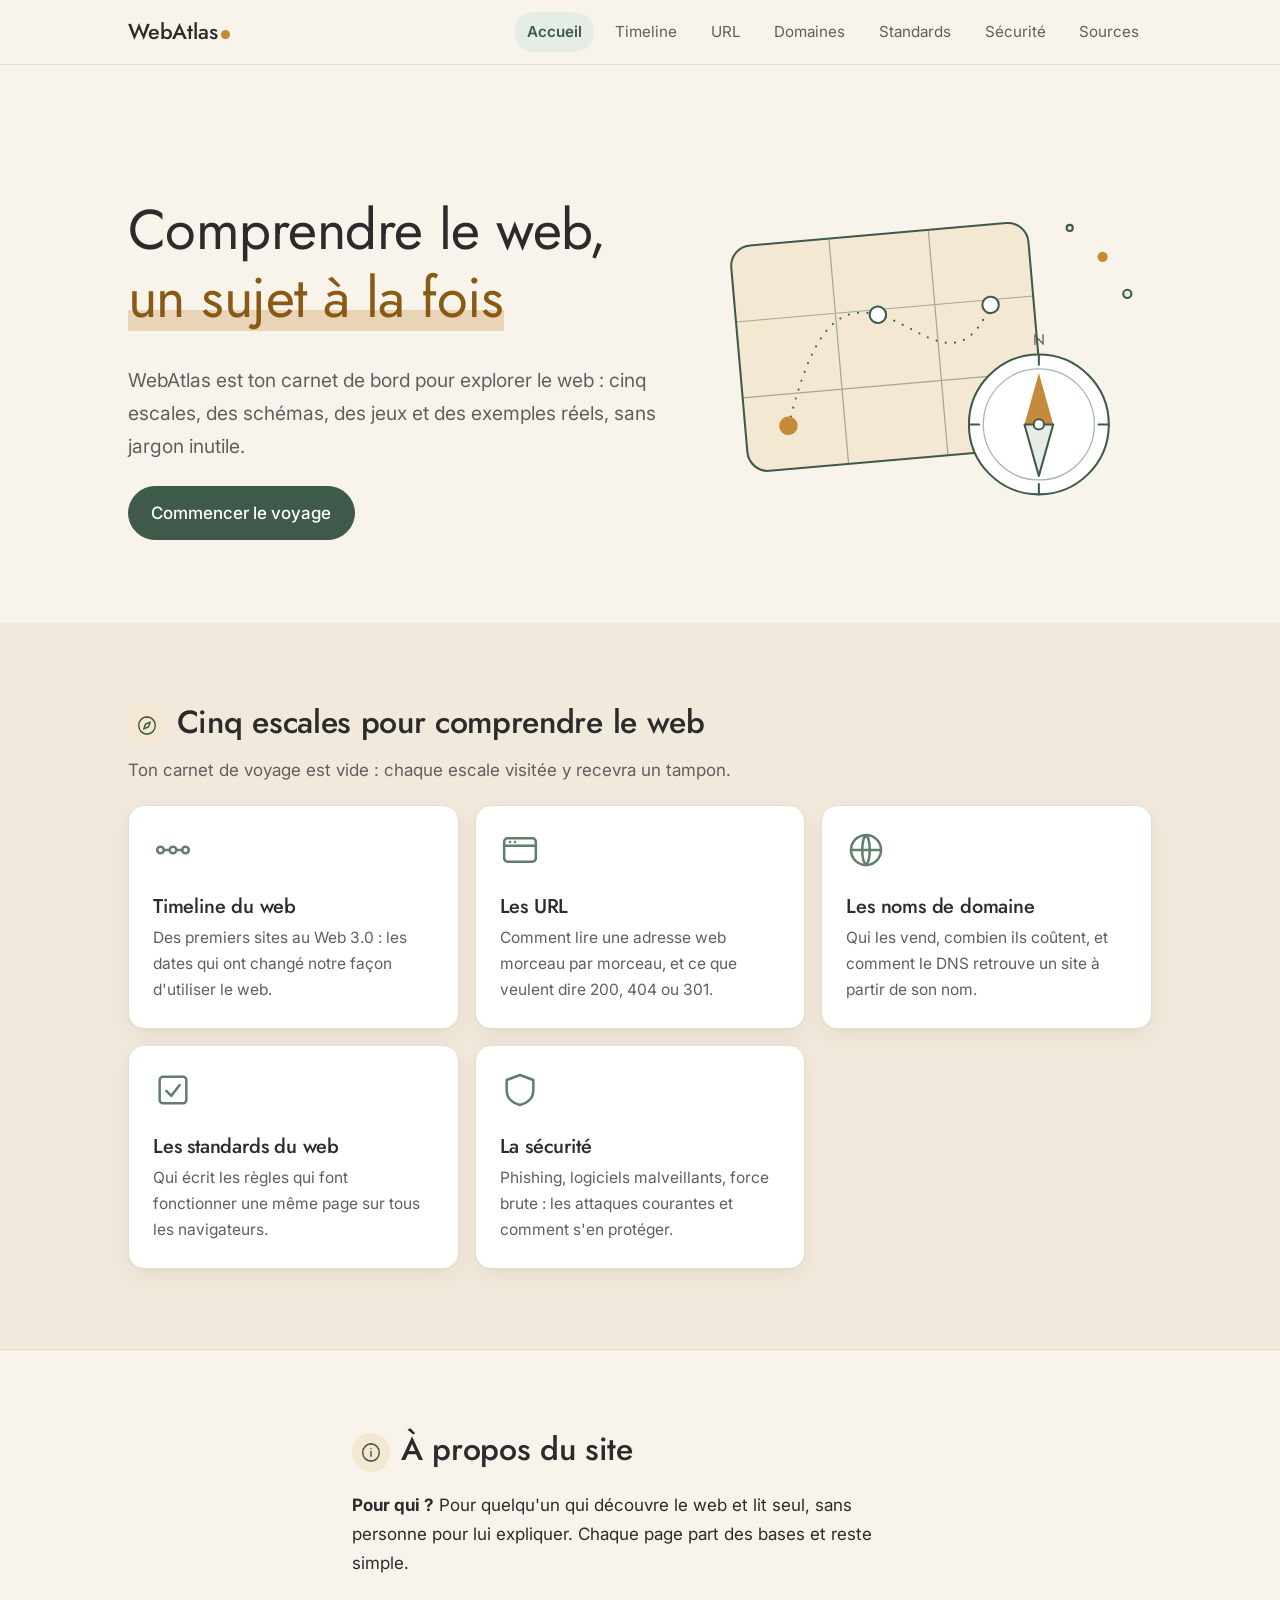
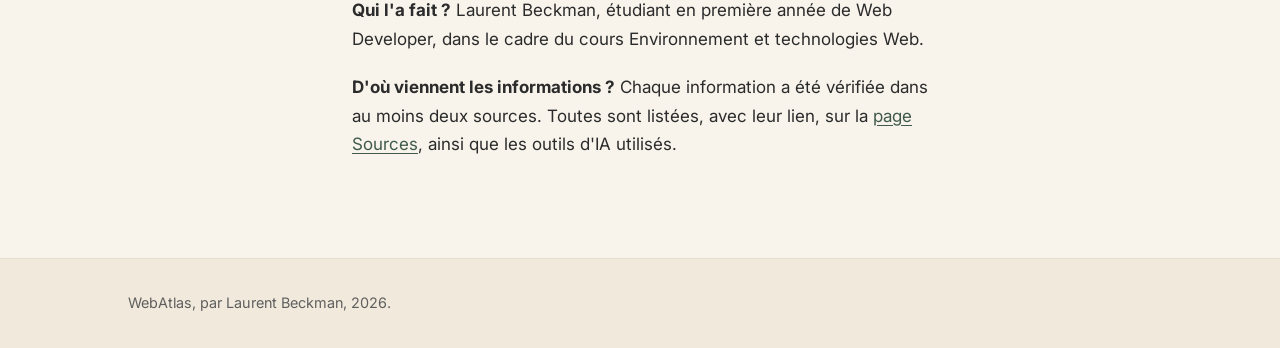
<file: index.html>
<!DOCTYPE html>
<html lang="fr">

<head>
    <meta charset="UTF-8">
    <meta name="viewport" content="width=device-width, initial-scale=1">
    <title>WebAtlas · Comprendre le web</title>
    <meta name="description"
        content="WebAtlas explique cinq notions du web aux débutants : la timeline, les URL, les noms de domaine, les standards et la sécurité.">
    <link rel="icon"
        href="data:image/svg+xml,%3Csvg xmlns='http://www.w3.org/2000/svg' viewBox='0 0 32 32'%3E%3Ccircle cx='16' cy='16' r='14' fill='%235E7F6B'/%3E%3C/svg%3E">

    <!-- Polices chargées depuis le site officiel Google Fonts -->
    <link rel="preconnect" href="https://fonts.googleapis.com">
    <link rel="preconnect" href="https://fonts.gstatic.com" crossorigin>
    <link href="https://fonts.googleapis.com/css2?family=Inter:wght@400;500;600&family=Jost:wght@400;500&display=swap"
        rel="stylesheet">

    <link rel="stylesheet" href="css/style.css">
    <script src="js/main.js"></script>
</head>

<body>
    <a class="skip-link" href="#contenu">Aller au contenu</a>

    <header class="site-header">
        <div class="header-inner">
            <a class="logo" href="index.html">WebAtlas</a>
            <button class="nav-toggle" type="button" aria-expanded="false" aria-controls="menu">Menu</button>
            <nav class="site-nav" id="menu" aria-label="Navigation principale">
                <ul>
                    <li><a href="index.html" aria-current="page">Accueil</a></li>
                    <li><a href="timeline.html">Timeline</a></li>
                    <li><a href="urls.html">URL</a></li>
                    <li><a href="domaines.html">Domaines</a></li>
                    <li><a href="standards.html">Standards</a></li>
                    <li><a href="securite.html">Sécurité</a></li>
                    <li><a href="sources.html">Sources</a></li>
                </ul>
            </nav>
        </div>
    </header>

    <main id="contenu" tabindex="-1">

        <section class="hero">
            <div class="container hero-grid">
                <div class="hero-texte">
                    <h1>Comprendre le web, <span class="mot-chaud">un sujet à la fois</span></h1>
                    <p class="lead">WebAtlas est ton carnet de bord pour explorer le web : cinq escales, des schémas,
                        des jeux et des exemples réels, sans jargon inutile.</p>
                    <a class="btn" href="timeline.html">Commencer le voyage</a>
                </div>
                <svg class="illu hero-illu" viewBox="0 0 420 340" role="img" aria-labelledby="hero-illu-titre">
                    <title id="hero-illu-titre">Une carte et une boussole, pour explorer le web</title>
                    <g transform="rotate(-5 160 170)">
                        <rect class="trait sable" x="20" y="40" width="290" height="220" rx="20" />
                        <path class="trait fin" d="M117 40V260M214 40V260M20 113H310M20 187H310" />
                        <path class="trait" d="M62 218C92 130 118 104 158 118S232 186 268 118"
                            stroke-dasharray="0.1 9" />
                        <circle class="chaud" cx="62" cy="218" r="9" />
                        <circle class="trait blanc" cx="158" cy="118" r="8" />
                        <circle class="trait blanc" cx="268" cy="118" r="8" />
                    </g>
                    <circle class="trait blanc" cx="310" cy="225" r="68" />
                    <circle class="trait fin" cx="310" cy="225" r="54" />
                    <path class="trait" d="M310 157v10M310 293v-10M242 225h10M378 225h-10" />
                    <text class="nord" x="310" y="148" text-anchor="middle">N</text>
                    <g class="aiguille">
                        <path class="chaud" d="M310 175L324 225H296z" />
                        <path class="trait sauge" d="M310 275L324 225H296z" />
                        <circle class="trait blanc" cx="310" cy="225" r="5" />
                    </g>
                    <circle class="chaud" cx="372" cy="62" r="5" />
                    <circle class="trait sauge" cx="396" cy="98" r="4" />
                    <circle class="trait sable" cx="340" cy="34" r="3" />
                </svg>
            </div>
        </section>

        <section class="section" aria-labelledby="sujets">
            <div class="container">
                <h2 id="sujets"><img class="ico-titre" src="img/icones/boussole.svg" alt="" width="24" height="24">Cinq escales pour comprendre le web</h2>
                <p class="carnet" id="carnet" aria-live="polite" hidden></p>
                <div class="card-grid">

                    <a class="card" href="timeline.html">
                        <svg viewBox="0 0 24 24" fill="none" stroke-width="1.5" stroke-linecap="round"
                            stroke-linejoin="round" aria-hidden="true">
                            <circle cx="4.5" cy="12" r="2" />
                            <circle cx="12" cy="12" r="2" />
                            <circle cx="19.5" cy="12" r="2" />
                            <path d="M6.5 12h3.5M14 12h3.5" />
                        </svg>
                        <h3>Timeline du web</h3>
                        <p>Des premiers sites au Web 3.0 : les dates qui ont changé notre façon d'utiliser le web.</p>
                    </a>

                    <a class="card" href="urls.html">
                        <svg viewBox="0 0 24 24" fill="none" stroke-width="1.5" stroke-linecap="round"
                            stroke-linejoin="round" aria-hidden="true">
                            <rect x="2.5" y="5" width="19" height="14" rx="2" />
                            <path d="M2.5 9.5h19M6 7.25h.01M9 7.25h.01" />
                        </svg>
                        <h3>Les URL</h3>
                        <p>Comment lire une adresse web morceau par morceau, et ce que veulent dire 200, 404 ou 301.</p>
                    </a>

                    <a class="card" href="domaines.html">
                        <svg viewBox="0 0 24 24" fill="none" stroke-width="1.5" stroke-linecap="round"
                            stroke-linejoin="round" aria-hidden="true">
                            <circle cx="12" cy="12" r="9" />
                            <path d="M3 12h18M12 3c3 3 3 15 0 18M12 3c-3 3-3 15 0 18" />
                        </svg>
                        <h3>Les noms de domaine</h3>
                        <p>Qui les vend, combien ils coûtent, et comment le DNS retrouve un site à partir de son nom.
                        </p>
                    </a>

                    <a class="card" href="standards.html">
                        <svg viewBox="0 0 24 24" fill="none" stroke-width="1.5" stroke-linecap="round"
                            stroke-linejoin="round" aria-hidden="true">
                            <rect x="4" y="4" width="16" height="16" rx="2" />
                            <path d="M8 12.5l3 3 5-6.5" />
                        </svg>
                        <h3>Les standards du web</h3>
                        <p>Qui écrit les règles qui font fonctionner une même page sur tous les navigateurs.</p>
                    </a>

                    <a class="card" href="securite.html">
                        <svg viewBox="0 0 24 24" fill="none" stroke-width="1.5" stroke-linecap="round"
                            stroke-linejoin="round" aria-hidden="true">
                            <path d="M12 3l8 3v6c0 4.5-3.2 7.7-8 9-4.8-1.3-8-4.5-8-9V6z" />
                        </svg>
                        <h3>La sécurité</h3>
                        <p>Phishing, logiciels malveillants, force brute : les attaques courantes et comment s'en
                            protéger.</p>
                    </a>

                </div>
            </div>
        </section>

        <section class="section" aria-labelledby="apropos">
            <div class="container prose">
                <h2 id="apropos"><img class="ico-titre" src="img/icones/info.svg" alt="" width="24" height="24">À propos du site</h2>
                <p><strong>Pour qui ?</strong> Pour quelqu'un qui découvre le web et lit seul, sans personne pour lui
                    expliquer. Chaque page part des bases et reste simple.</p>
                <p><strong>Qui l'a fait ?</strong> Laurent Beckman, étudiant en première année de Web Developer, dans le
                    cadre du cours Environnement et technologies Web.</p>
                <p><strong>D'où viennent les informations ?</strong> Chaque information a été vérifiée dans au moins
                    deux sources. Toutes sont listées, avec leur lien, sur la <a href="sources.html">page Sources</a>,
                    ainsi que les outils d'IA utilisés.</p>
            </div>
        </section>

    </main>

    <footer class="site-footer">
        <div class="container">
            <p>WebAtlas, par Laurent Beckman, 2026.</p>
        </div>
    </footer>
</body>

</html>
</file>
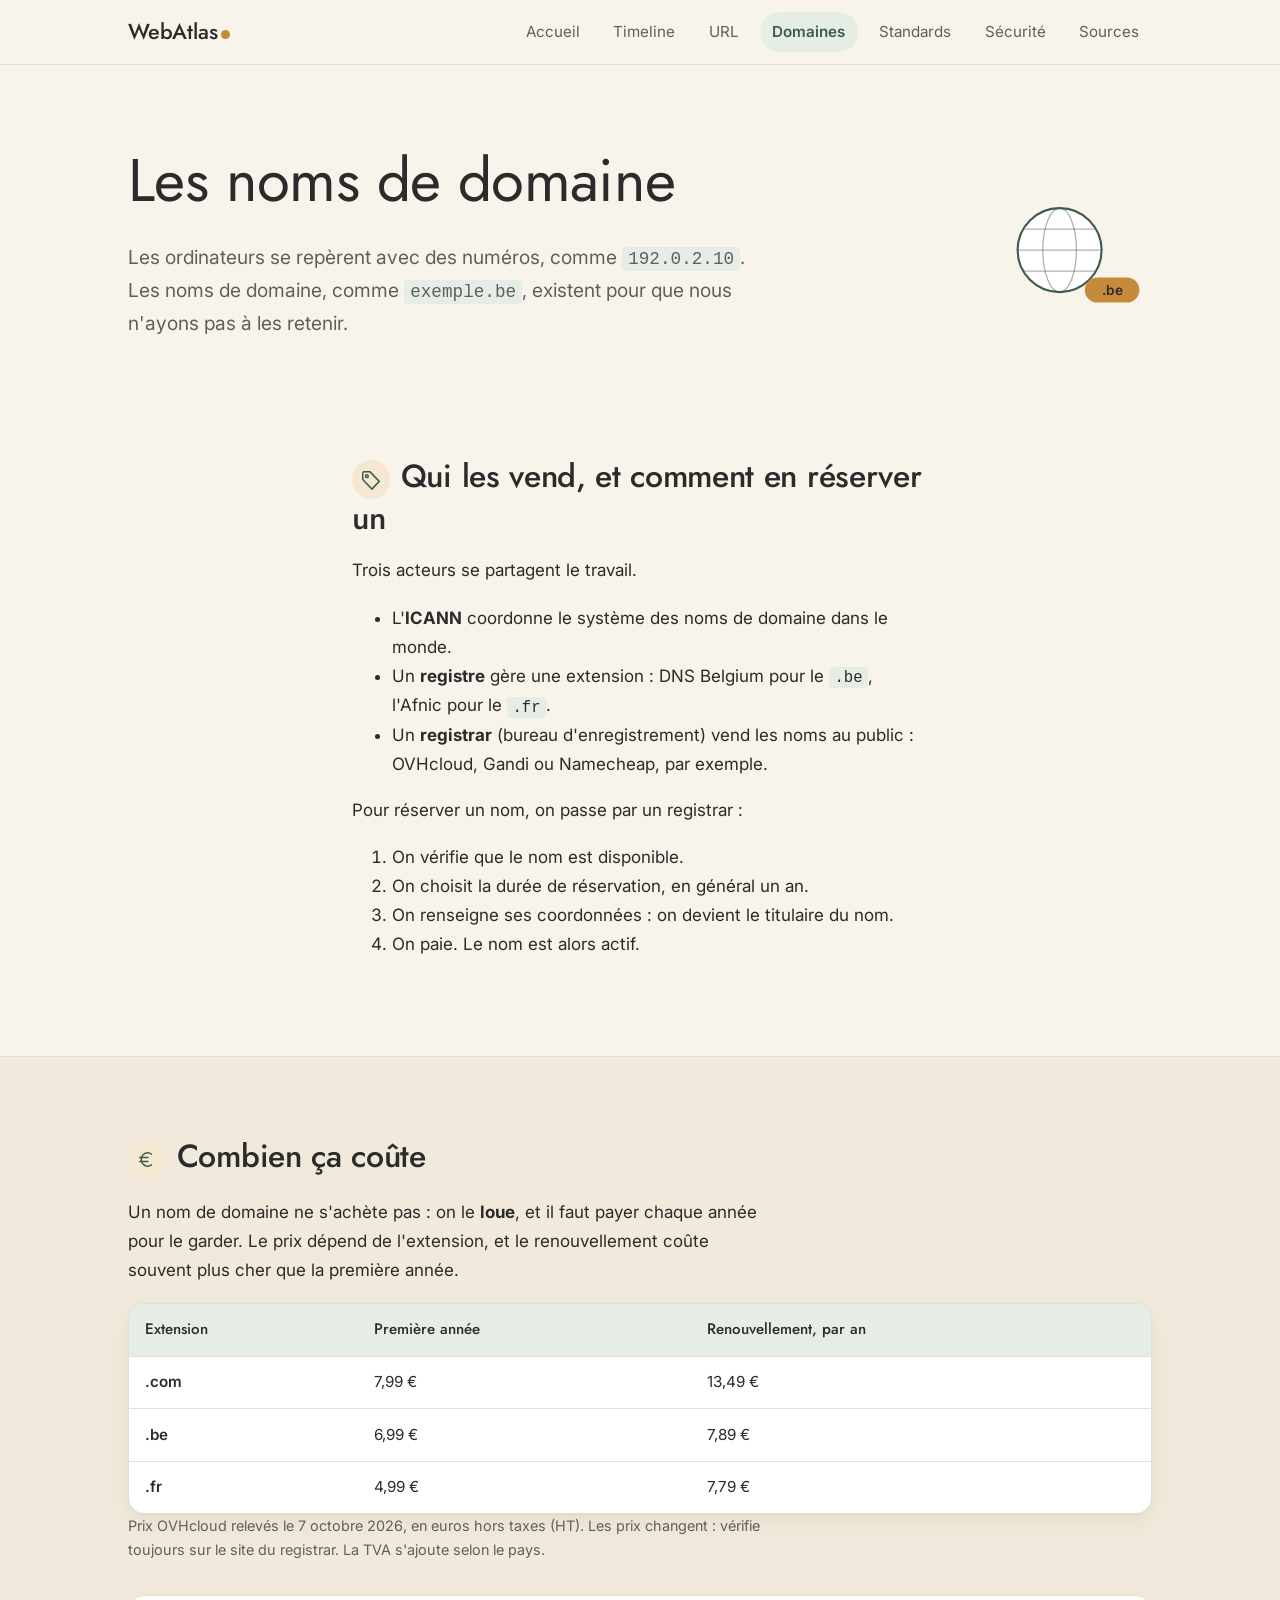
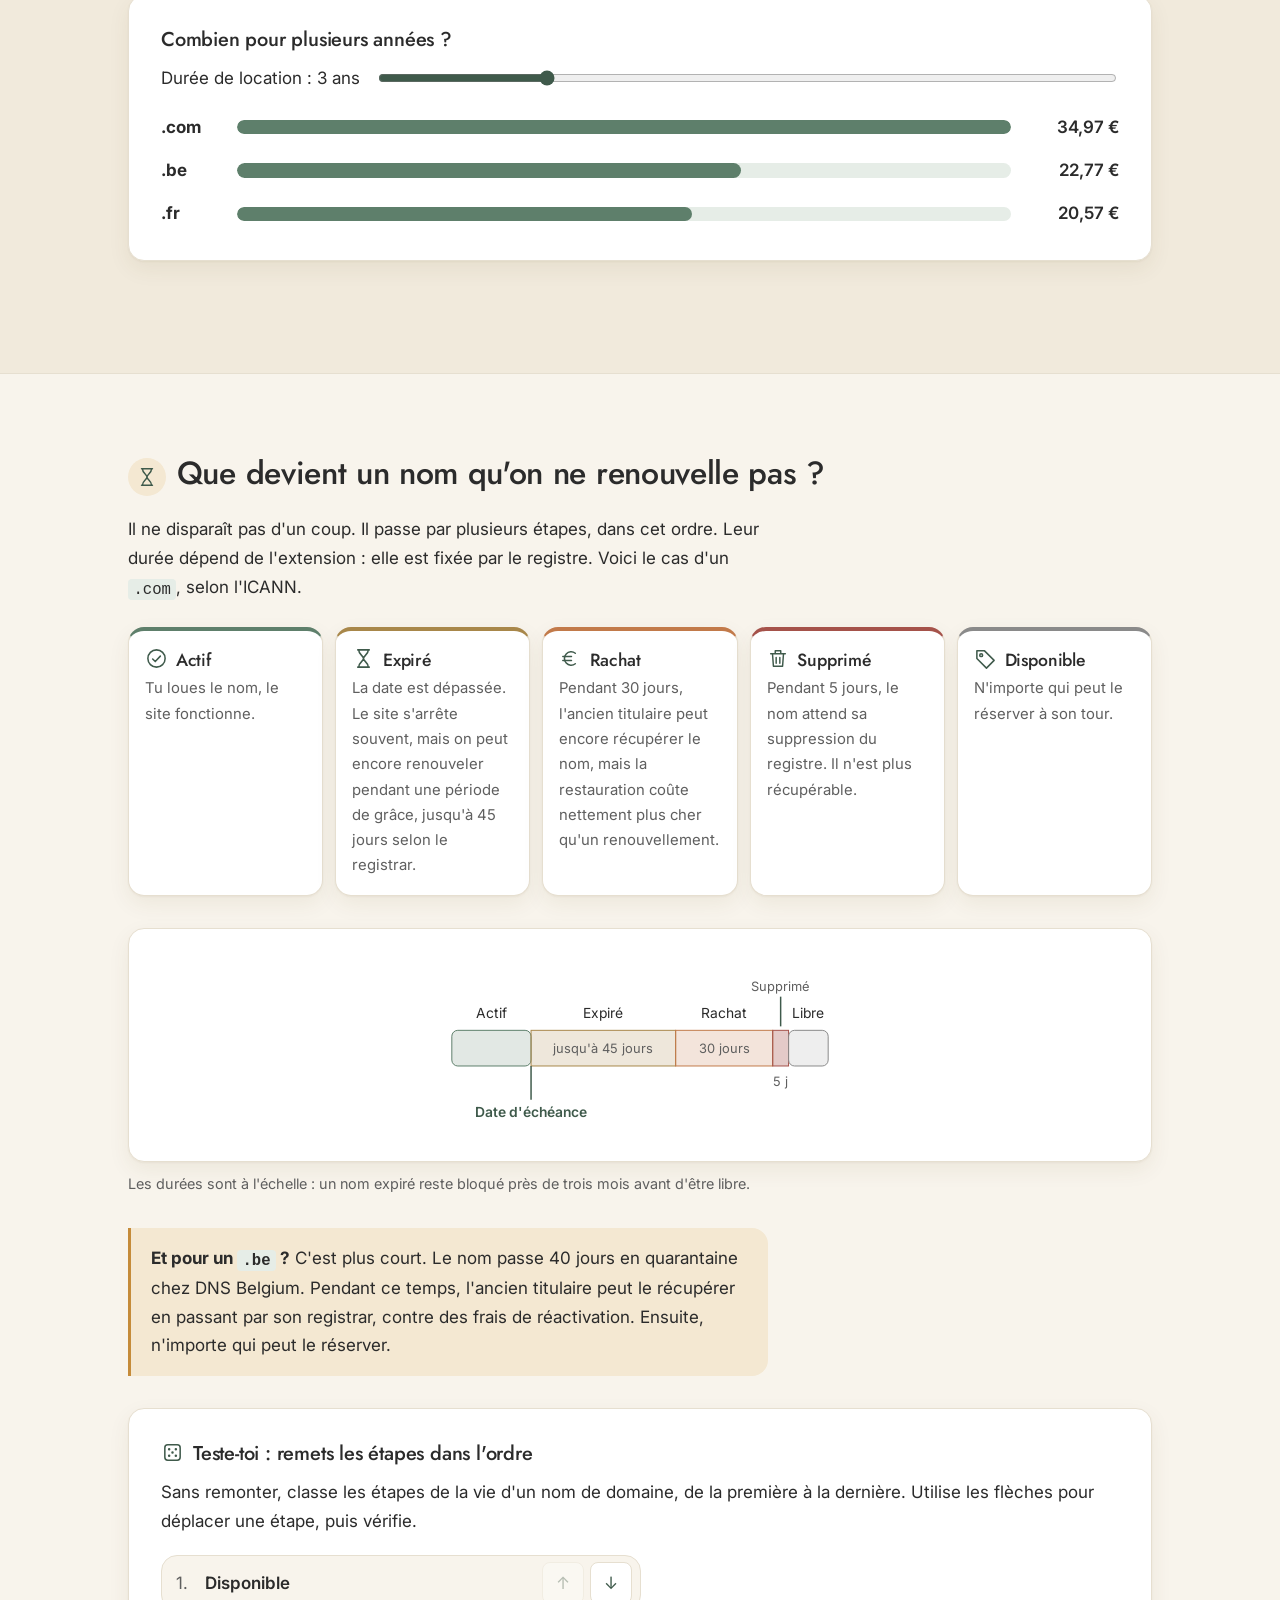
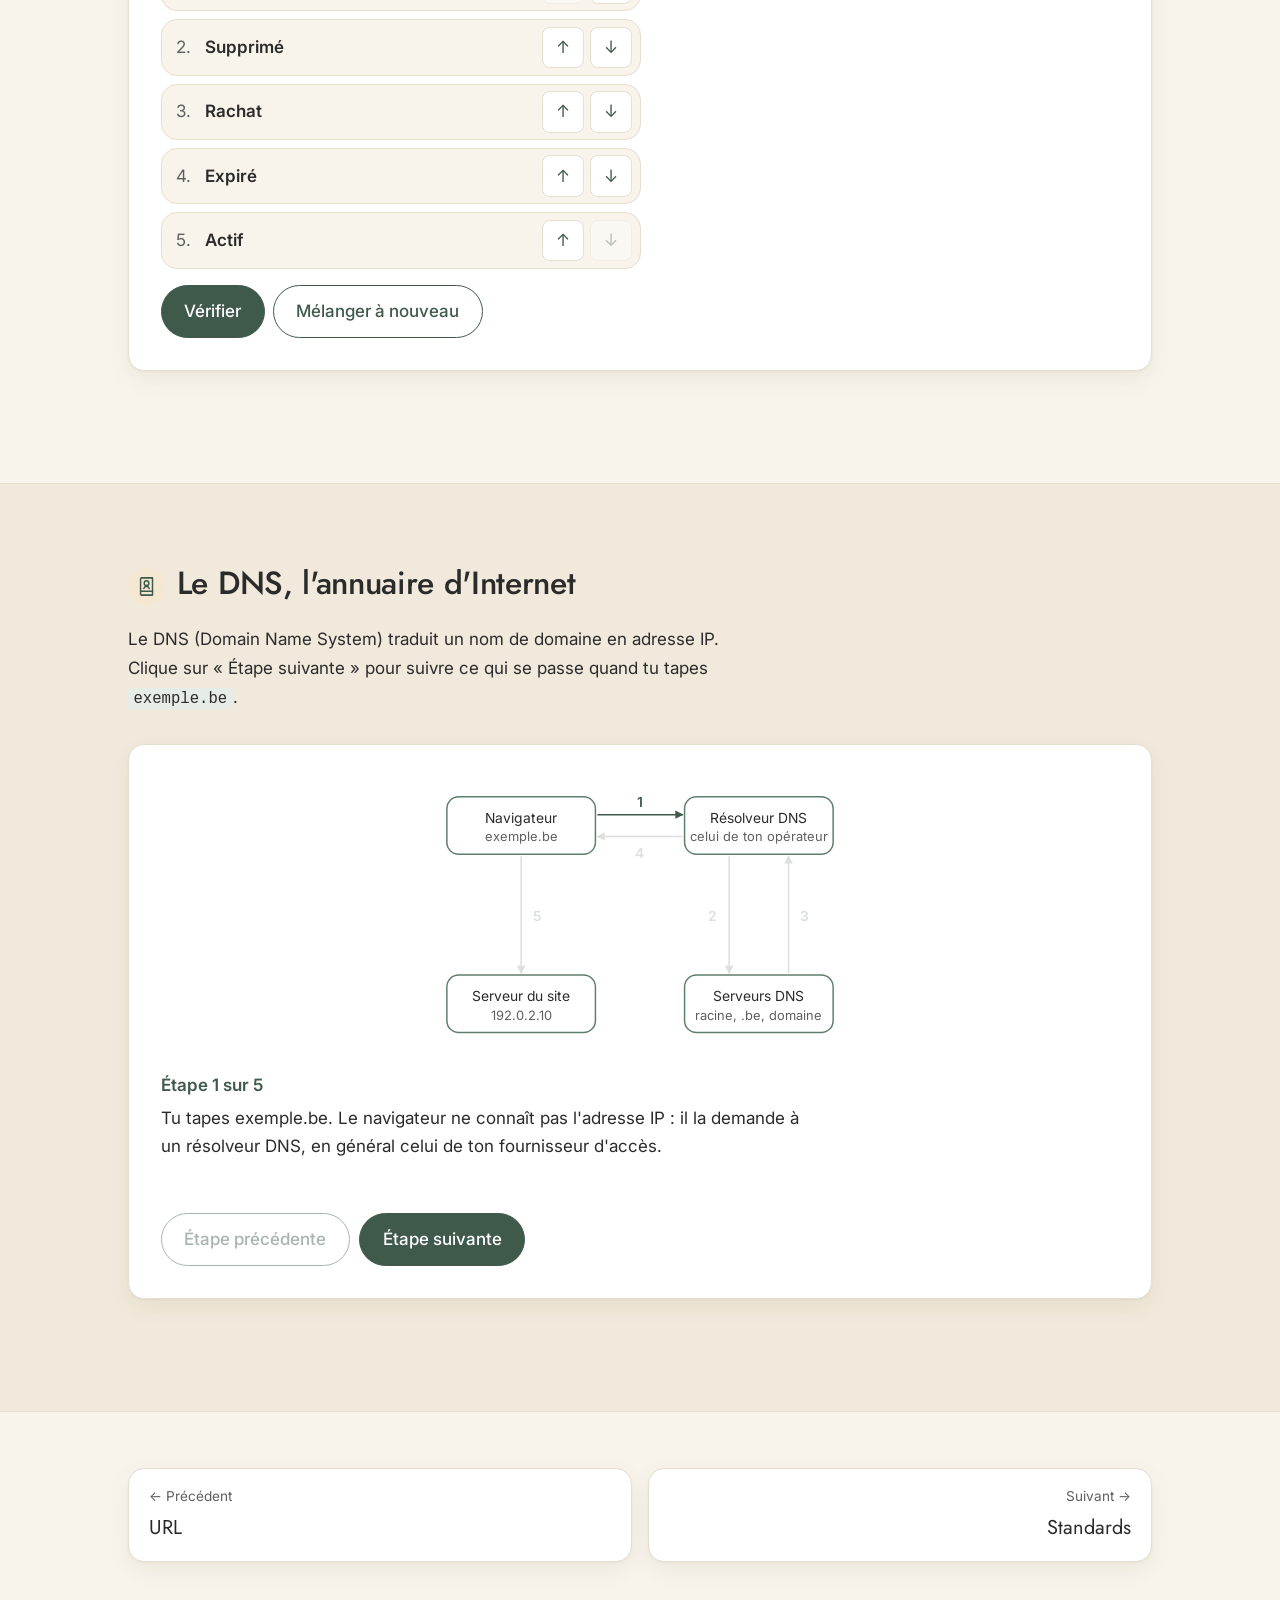
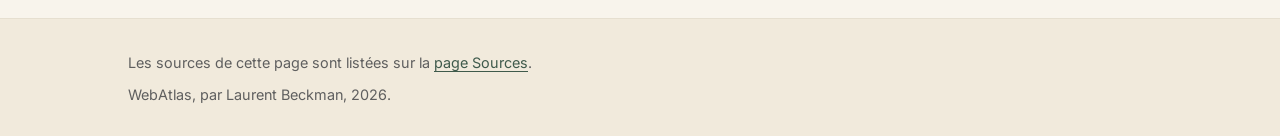
<file: domaines.html>
<!DOCTYPE html>
<html lang="fr">

<head>
    <meta charset="UTF-8">
    <meta name="viewport" content="width=device-width, initial-scale=1">
    <title>Les noms de domaine · WebAtlas</title>
    <meta name="description"
        content="Ce qu'est un nom de domaine, qui les vend, combien ils coûtent, ce qu'ils deviennent sans renouvellement et comment le DNS les traduit en adresses IP.">
    <link rel="icon"
        href="data:image/svg+xml,%3Csvg xmlns='http://www.w3.org/2000/svg' viewBox='0 0 32 32'%3E%3Ccircle cx='16' cy='16' r='14' fill='%235E7F6B'/%3E%3C/svg%3E">

    <link rel="preconnect" href="https://fonts.googleapis.com">
    <link rel="preconnect" href="https://fonts.gstatic.com" crossorigin>
    <link href="https://fonts.googleapis.com/css2?family=Inter:wght@400;500;600&family=Jost:wght@400;500&display=swap"
        rel="stylesheet">

    <link rel="stylesheet" href="css/style.css">
    <script src="js/main.js"></script>
    <script src="js/domaines.js" defer></script>
</head>

<body>
    <a class="skip-link" href="#contenu">Aller au contenu</a>

    <header class="site-header">
        <div class="header-inner">
            <a class="logo" href="index.html">WebAtlas</a>
            <button class="nav-toggle" type="button" aria-expanded="false" aria-controls="menu">Menu</button>
            <nav class="site-nav" id="menu" aria-label="Navigation principale">
                <ul>
                    <li><a href="index.html">Accueil</a></li>
                    <li><a href="timeline.html">Timeline</a></li>
                    <li><a href="urls.html">URL</a></li>
                    <li><a href="domaines.html" aria-current="page">Domaines</a></li>
                    <li><a href="standards.html">Standards</a></li>
                    <li><a href="securite.html">Sécurité</a></li>
                    <li><a href="sources.html">Sources</a></li>
                </ul>
            </nav>
        </div>
    </header>

    <main id="contenu" tabindex="-1">

        <div class="container page-title">
            <h1>Les noms de domaine</h1>
            <p class="lead">Les ordinateurs se repèrent avec des numéros, comme <code>192.0.2.10</code>. Les noms de
                domaine, comme <code>exemple.be</code>, existent pour que nous n'ayons pas à les retenir.</p>
            <svg class="illu page-illu" viewBox="0 0 160 130" aria-hidden="true" focusable="false">
                <circle class="trait blanc" cx="72" cy="62" r="40" />
                <ellipse class="trait fin" cx="72" cy="62" rx="16" ry="40" />
                <path class="trait fin" d="M32 62H112M38 42H106M38 82H106" />
                <rect class="chaud" x="96" y="88" width="52" height="24" rx="12" />
                <text x="122" y="105" text-anchor="middle"
                    style="fill:var(--texte);font:600 13px Inter,sans-serif">.be</text>
            </svg>
        </div>

        <section class="section" aria-labelledby="vendeurs">
            <div class="container prose">
                <h2 id="vendeurs"><img class="ico-titre" src="img/icones/etiquette.svg" alt="" width="24" height="24">Qui les vend, et comment en réserver un</h2>
                <p>Trois acteurs se partagent le travail.</p>
                <ul>
                    <li>L'<strong>ICANN</strong> coordonne le système des noms de domaine dans le monde.</li>
                    <li>Un <strong>registre</strong> gère une extension : DNS Belgium pour le <code>.be</code>, l'Afnic
                        pour le <code>.fr</code>.</li>
                    <li>Un <strong>registrar</strong> (bureau d'enregistrement) vend les noms au public : OVHcloud,
                        Gandi ou Namecheap, par exemple.</li>
                </ul>
                <p>Pour réserver un nom, on passe par un registrar :</p>
                <ol>
                    <li>On vérifie que le nom est disponible.</li>
                    <li>On choisit la durée de réservation, en général un an.</li>
                    <li>On renseigne ses coordonnées : on devient le titulaire du nom.</li>
                    <li>On paie. Le nom est alors actif.</li>
                </ol>
            </div>
        </section>

        <section class="section" aria-labelledby="prix">
            <div class="container">
                <h2 id="prix"><img class="ico-titre" src="img/icones/euro.svg" alt="" width="24" height="24">Combien ça coûte</h2>
                <div class="prose">
                    <p>Un nom de domaine ne s'achète pas : on le <strong>loue</strong>, et il faut payer chaque année
                        pour le garder. Le prix dépend de l'extension, et le renouvellement coûte souvent plus cher que
                        la première année.</p>
                </div>

                <div class="table-wrap">
                    <table id="table-prix">
                        <caption class="sr-only">Prix par extension chez OVHcloud</caption>
                        <thead>
                            <tr>
                                <th scope="col">Extension</th>
                                <th scope="col">Première année</th>
                                <th scope="col">Renouvellement, par an</th>
                            </tr>
                        </thead>
                        <tbody>
                            <!-- Les prix en euros HT sont lus par domaines.js : on les modifie ici seulement. -->
                            <tr data-ext=".com" data-creation="7.99" data-renouv="13.49">
                                <td>.com</td>
                                <td>7,99 €</td>
                                <td>13,49 €</td>
                            </tr>
                            <tr data-ext=".be" data-creation="6.99" data-renouv="7.89">
                                <td>.be</td>
                                <td>6,99 €</td>
                                <td>7,89 €</td>
                            </tr>
                            <tr data-ext=".fr" data-creation="4.99" data-renouv="7.79">
                                <td>.fr</td>
                                <td>4,99 €</td>
                                <td>7,79 €</td>
                            </tr>
                        </tbody>
                    </table>
                </div>
                <p class="note">Prix OVHcloud relevés le 7 octobre 2026, en euros hors taxes (HT). Les prix changent :
                    vérifie toujours sur le site du registrar. La TVA s'ajoute selon le pays.</p>

                <div class="widget">
                    <h3>Combien pour plusieurs années ?</h3>
                    <div class="prix-controle">
                        <label for="duree">Durée de location : <output id="duree-valeur" for="duree">3</output>
                            ans</label>
                        <input type="range" id="duree" min="1" max="10" value="3">
                    </div>
                    <div class="barres" id="barres" aria-live="polite"></div>
                    <noscript>
                        <p>Activez JavaScript pour comparer les coûts selon la durée.</p>
                    </noscript>
                </div>
            </div>
        </section>

        <section class="section" aria-labelledby="expiration">
            <div class="container">
                <h2 id="expiration"><img class="ico-titre" src="img/icones/sablier.svg" alt="" width="24" height="24">Que devient un nom qu'on ne renouvelle pas ?</h2>
                <div class="prose">
                    <p>Il ne disparaît pas d'un coup. Il passe par plusieurs étapes, dans cet ordre. Leur durée dépend
                        de l'extension : elle est fixée par le registre. Voici le cas d'un <code>.com</code>, selon
                        l'ICANN.</p>
                </div>
                <ol class="cycle">
                    <li>
                        <h3><img class="ico" src="img/icones/ok.svg" alt="" width="24" height="24">Actif</h3>
                        <p>Tu loues le nom, le site fonctionne.</p>
                    </li>
                    <li>
                        <h3><img class="ico" src="img/icones/sablier.svg" alt="" width="24" height="24">Expiré</h3>
                        <p>La date est dépassée. Le site s'arrête souvent, mais on peut encore renouveler pendant une
                            période de grâce, jusqu'à 45 jours selon le registrar.</p>
                    </li>
                    <li>
                        <h3><img class="ico" src="img/icones/euro.svg" alt="" width="24" height="24">Rachat</h3>
                        <p>Pendant 30 jours, l'ancien titulaire peut encore récupérer le nom, mais la restauration coûte
                            nettement plus cher qu'un renouvellement.</p>
                    </li>
                    <li>
                        <h3><img class="ico" src="img/icones/corbeille.svg" alt="" width="24" height="24">Supprimé</h3>
                        <p>Pendant 5 jours, le nom attend sa suppression du registre. Il n'est plus récupérable.</p>
                    </li>
                    <li>
                        <h3><img class="ico" src="img/icones/etiquette.svg" alt="" width="24" height="24">Disponible</h3>
                        <p>N'importe qui peut le réserver à son tour.</p>
                    </li>
                </ol>
                <figure>
                    <div class="figure-box">
                        <svg class="schema" viewBox="0 0 420 170" role="img" aria-labelledby="duree-titre duree-desc">
                            <title id="duree-titre">La fin de vie d'un nom de domaine en .com, à l'échelle</title>
                            <desc id="duree-desc">Après la date d'échéance : jusqu'à 45 jours de grâce, puis 30 jours de
                                rachat, puis 5 jours avant la suppression. Environ 80 jours plus tard, le nom est libre.</desc>
                            <rect x="20" y="70" width="80" height="36" rx="6" style="fill:#5E7F6B;fill-opacity:.18;stroke:#5E7F6B" />
                            <rect x="100" y="70" width="146" height="36" style="fill:#A8874A;fill-opacity:.2;stroke:#A8874A" />
                            <rect x="246" y="70" width="98" height="36" style="fill:#C27A4A;fill-opacity:.2;stroke:#C27A4A" />
                            <rect x="344" y="70" width="16" height="36" style="fill:#A5524A;fill-opacity:.3;stroke:#A5524A" />
                            <rect x="360" y="70" width="40" height="36" rx="6" style="fill:#8A8A8A;fill-opacity:.15;stroke:#8A8A8A" />
                            <text x="60" y="58" text-anchor="middle">Actif</text>
                            <text x="173" y="58" text-anchor="middle">Expiré</text>
                            <text x="295" y="58" text-anchor="middle">Rachat</text>
                            <text x="380" y="58" text-anchor="middle">Libre</text>
                            <text class="doux" x="352" y="30" text-anchor="middle">Supprimé</text>
                            <path class="fleche" d="M352 36V66" />
                            <text class="doux" x="173" y="93" text-anchor="middle">jusqu'à 45 jours</text>
                            <text class="doux" x="295" y="93" text-anchor="middle">30 jours</text>
                            <text class="doux" x="352" y="126" text-anchor="middle">5 j</text>
                            <path class="fleche" d="M100 106V140" />
                            <text class="num" x="100" y="158" text-anchor="middle">Date d'échéance</text>
                        </svg>
                    </div>
                    <figcaption>Les durées sont à l'échelle : un nom expiré reste bloqué près de trois mois avant
                        d'être libre.</figcaption>
                </figure>
                <div class="callout">
                    <p><strong>Et pour un <code>.be</code> ?</strong> C'est plus court. Le nom passe 40 jours en
                        quarantaine chez DNS Belgium. Pendant ce temps, l'ancien titulaire peut le récupérer en passant
                        par son registrar, contre des frais de réactivation. Ensuite, n'importe qui peut le réserver.</p>
                </div>

                <div class="widget">
                    <h3><img class="ico" src="img/icones/de.svg" alt="" width="24" height="24">Teste-toi : remets les étapes dans l'ordre</h3>
                    <p>Sans remonter, classe les étapes de la vie d'un nom de domaine, de la première à la dernière.
                        Utilise les flèches pour déplacer une étape, puis vérifie.</p>
                    <ol class="ordre-liste" id="ordre-liste" aria-label="Étapes à remettre dans l'ordre"></ol>
                    <div class="ordre-actions">
                        <button class="btn" type="button" id="ordre-verifier">Vérifier</button>
                        <button class="btn btn-ghost" type="button" id="ordre-melanger">Mélanger à nouveau</button>
                    </div>
                    <div class="feedback" id="ordre-retour" aria-live="polite" hidden></div>
                    <noscript>
                        <p>Activez JavaScript pour jouer.</p>
                    </noscript>
                </div>
            </div>
        </section>

        <section class="section" aria-labelledby="dns">
            <div class="container">
                <h2 id="dns"><img class="ico-titre" src="img/icones/annuaire.svg" alt="" width="24" height="24">Le DNS, l'annuaire d'Internet</h2>
                <div class="prose">
                    <p>Le DNS (Domain Name System) traduit un nom de domaine en adresse IP. Clique sur « Étape suivante
                        » pour suivre ce qui se passe quand tu tapes <code>exemple.be</code>.</p>
                </div>

                <div class="widget">
                    <svg class="schema" viewBox="0 0 420 280" role="img" aria-labelledby="dns-titre dns-desc">
                        <title id="dns-titre">Les étapes d'une recherche DNS</title>
                        <desc id="dns-desc">Le navigateur interroge un résolveur DNS, qui interroge les serveurs DNS,
                            puis renvoie l'adresse IP au navigateur. Le navigateur contacte ensuite le serveur du site.
                        </desc>
                        <defs>
                            <marker id="pointe" viewBox="0 0 10 10" refX="8" refY="5" markerWidth="7" markerHeight="7"
                                orient="auto-start-reverse">
                                <path class="pointe" d="M1 1L9 5L1 9z" />
                            </marker>
                        </defs>

                        <rect class="boite" x="15" y="20" width="150" height="58" rx="12" />
                        <text x="90" y="46" text-anchor="middle">Navigateur</text>
                        <text class="doux" x="90" y="65" text-anchor="middle">exemple.be</text>

                        <rect class="boite" x="255" y="20" width="150" height="58" rx="12" />
                        <text x="330" y="46" text-anchor="middle">Résolveur DNS</text>
                        <text class="doux" x="330" y="65" text-anchor="middle">celui de ton opérateur</text>

                        <rect class="boite" x="255" y="200" width="150" height="58" rx="12" />
                        <text x="330" y="226" text-anchor="middle">Serveurs DNS</text>
                        <text class="doux" x="330" y="245" text-anchor="middle">racine, .be, domaine</text>

                        <rect class="boite" x="15" y="200" width="150" height="58" rx="12" />
                        <text x="90" y="226" text-anchor="middle">Serveur du site</text>
                        <text class="doux" x="90" y="245" text-anchor="middle">192.0.2.10</text>

                        <g class="dns-etape" data-etape="1">
                            <path class="fleche" d="M167 38H253" marker-end="url(#pointe)" /><text class="num" x="210"
                                y="30" text-anchor="middle">1</text>
                        </g>
                        <g class="dns-etape" data-etape="2">
                            <path class="fleche" d="M300 80V198" marker-end="url(#pointe)" /><text class="num" x="288"
                                y="145" text-anchor="end">2</text>
                        </g>
                        <g class="dns-etape" data-etape="3">
                            <path class="fleche" d="M360 198V80" marker-end="url(#pointe)" /><text class="num" x="372"
                                y="145">3</text>
                        </g>
                        <g class="dns-etape" data-etape="4">
                            <path class="fleche" d="M253 60H167" marker-end="url(#pointe)" /><text class="num" x="210"
                                y="82" text-anchor="middle">4</text>
                        </g>
                        <g class="dns-etape" data-etape="5">
                            <path class="fleche" d="M90 80V198" marker-end="url(#pointe)" /><text class="num" x="102"
                                y="145">5</text>
                        </g>
                    </svg>

                    <p class="dns-compteur" id="dns-compteur"></p>
                    <p class="dns-texte" id="dns-texte" aria-live="polite"></p>
                    <div class="dns-nav">
                        <button class="btn btn-ghost" type="button" id="dns-prec">Étape précédente</button>
                        <button class="btn" type="button" id="dns-suiv">Étape suivante</button>
                    </div>
                    <noscript>
                        <p>Activez JavaScript pour suivre les étapes une par une.</p>
                    </noscript>
                </div>

            </div>
        </section>

        <nav class="page-nav" aria-label="Navigation entre les sujets">
            <div class="container page-nav-inner">
                <a class="page-nav-lien" rel="prev" href="urls.html"><span class="page-nav-sens"><span
                            aria-hidden="true">←</span> Précédent</span><span class="page-nav-nom">URL</span></a>
                <a class="page-nav-lien page-nav-suivant" rel="next" href="standards.html"><span
                        class="page-nav-sens">Suivant <span aria-hidden="true">→</span></span><span
                        class="page-nav-nom">Standards</span></a>
            </div>
        </nav>

    </main>

    <footer class="site-footer">
        <div class="container">
            <p>Les sources de cette page sont listées sur la <a href="sources.html">page Sources</a>.</p>
            <p>WebAtlas, par Laurent Beckman, 2026.</p>
        </div>
    </footer>
</body>

</html>
</file>
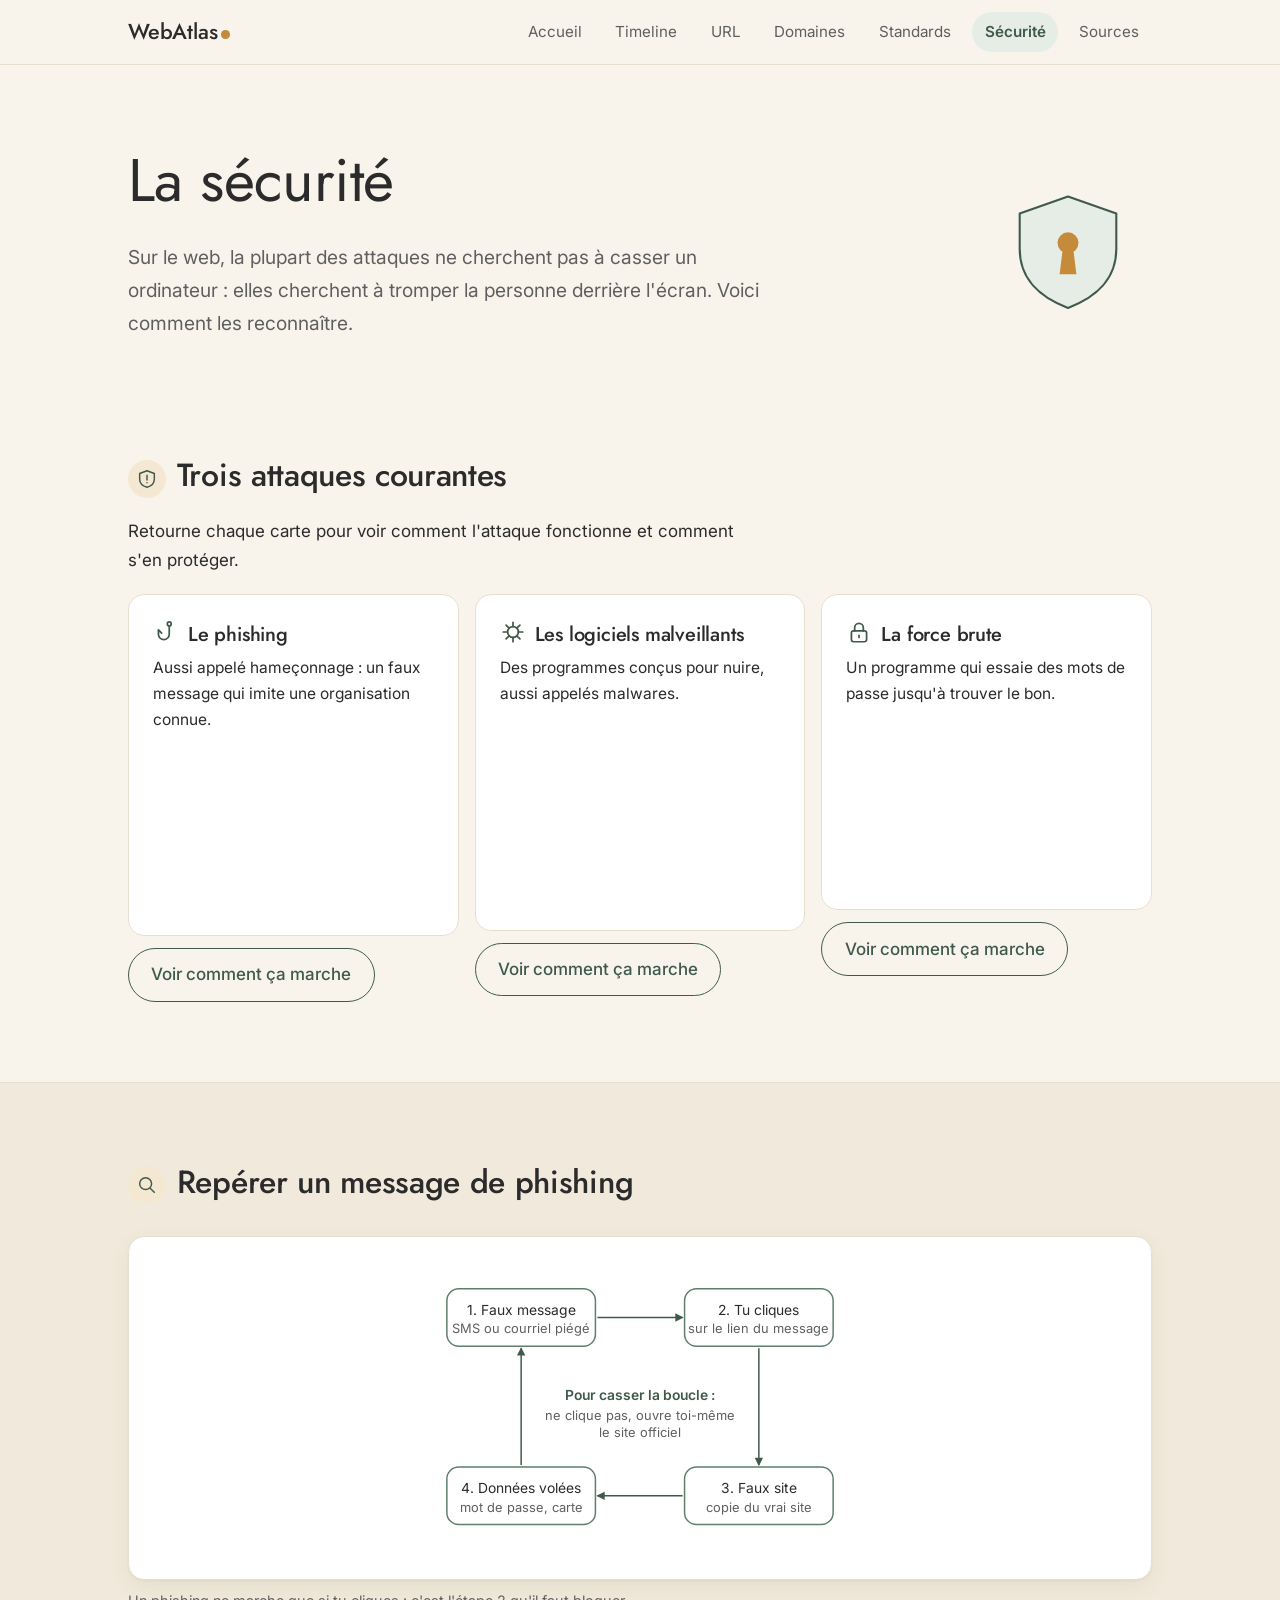
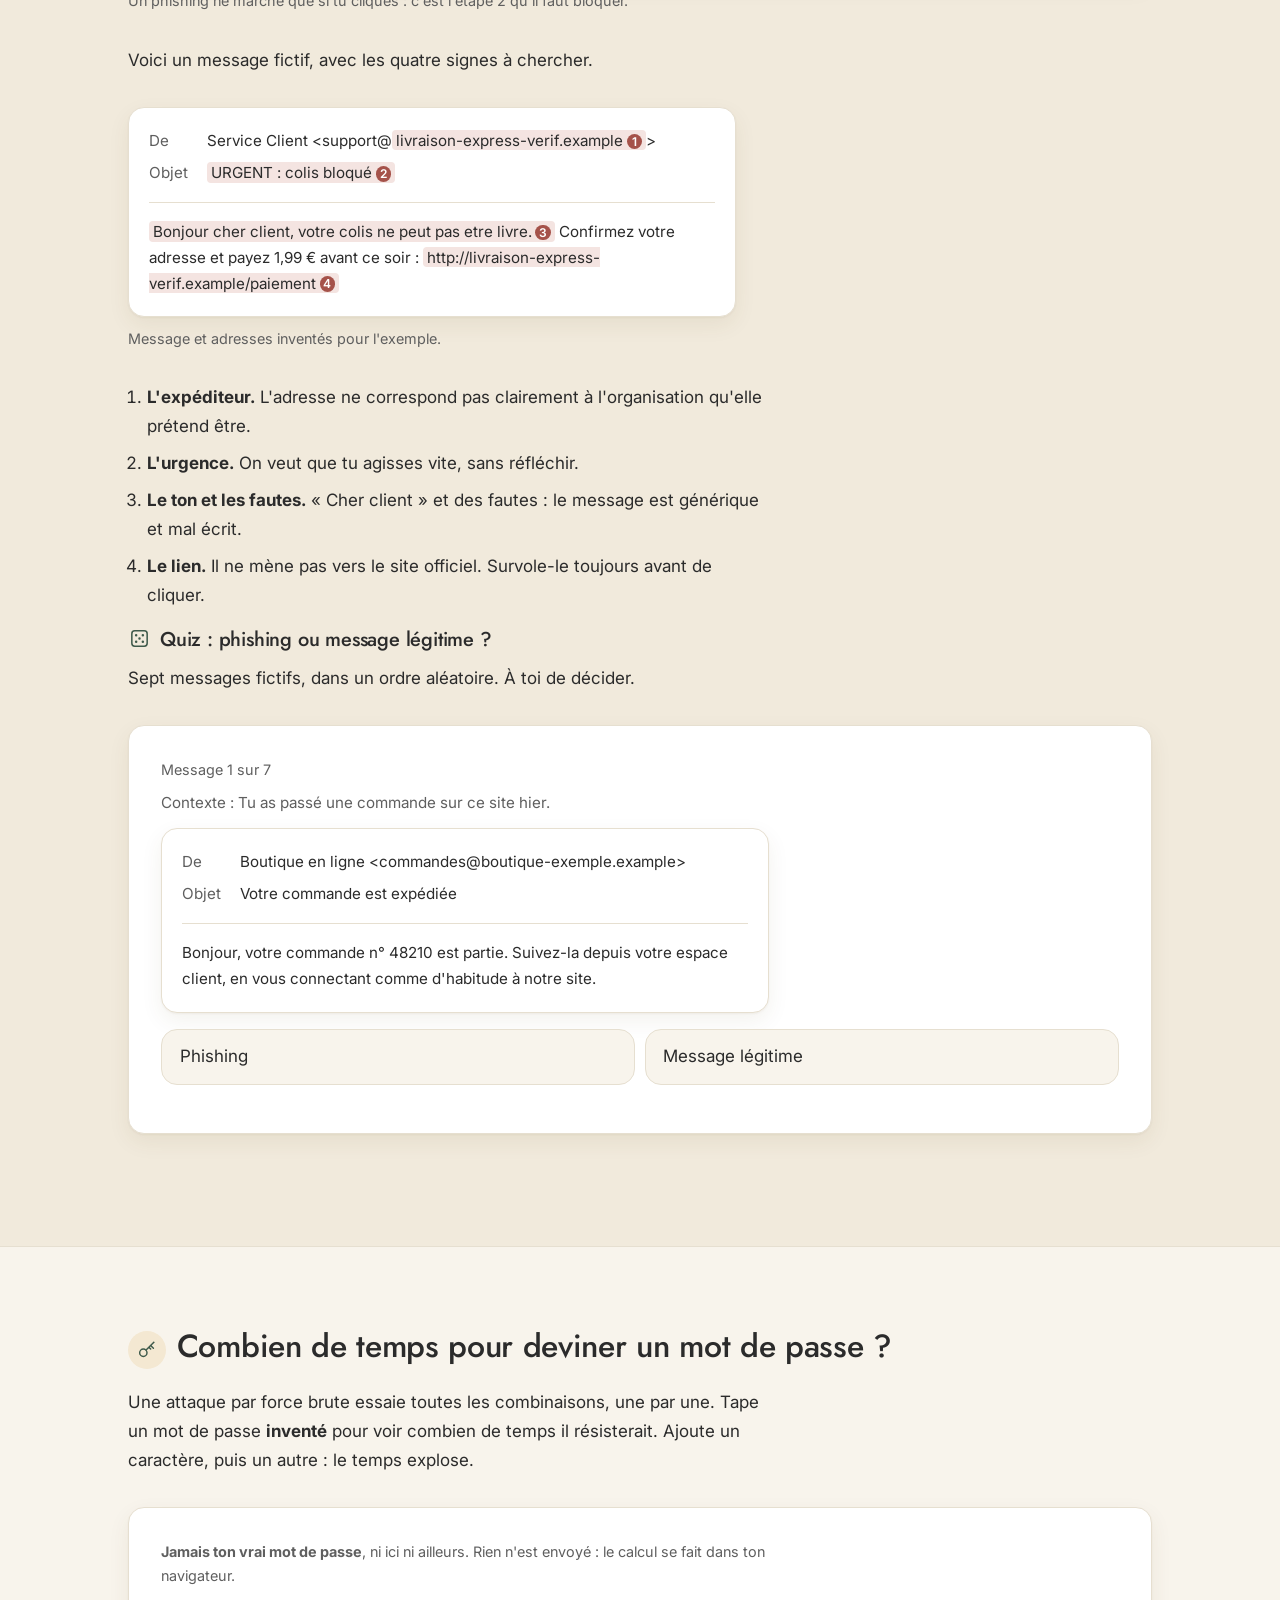
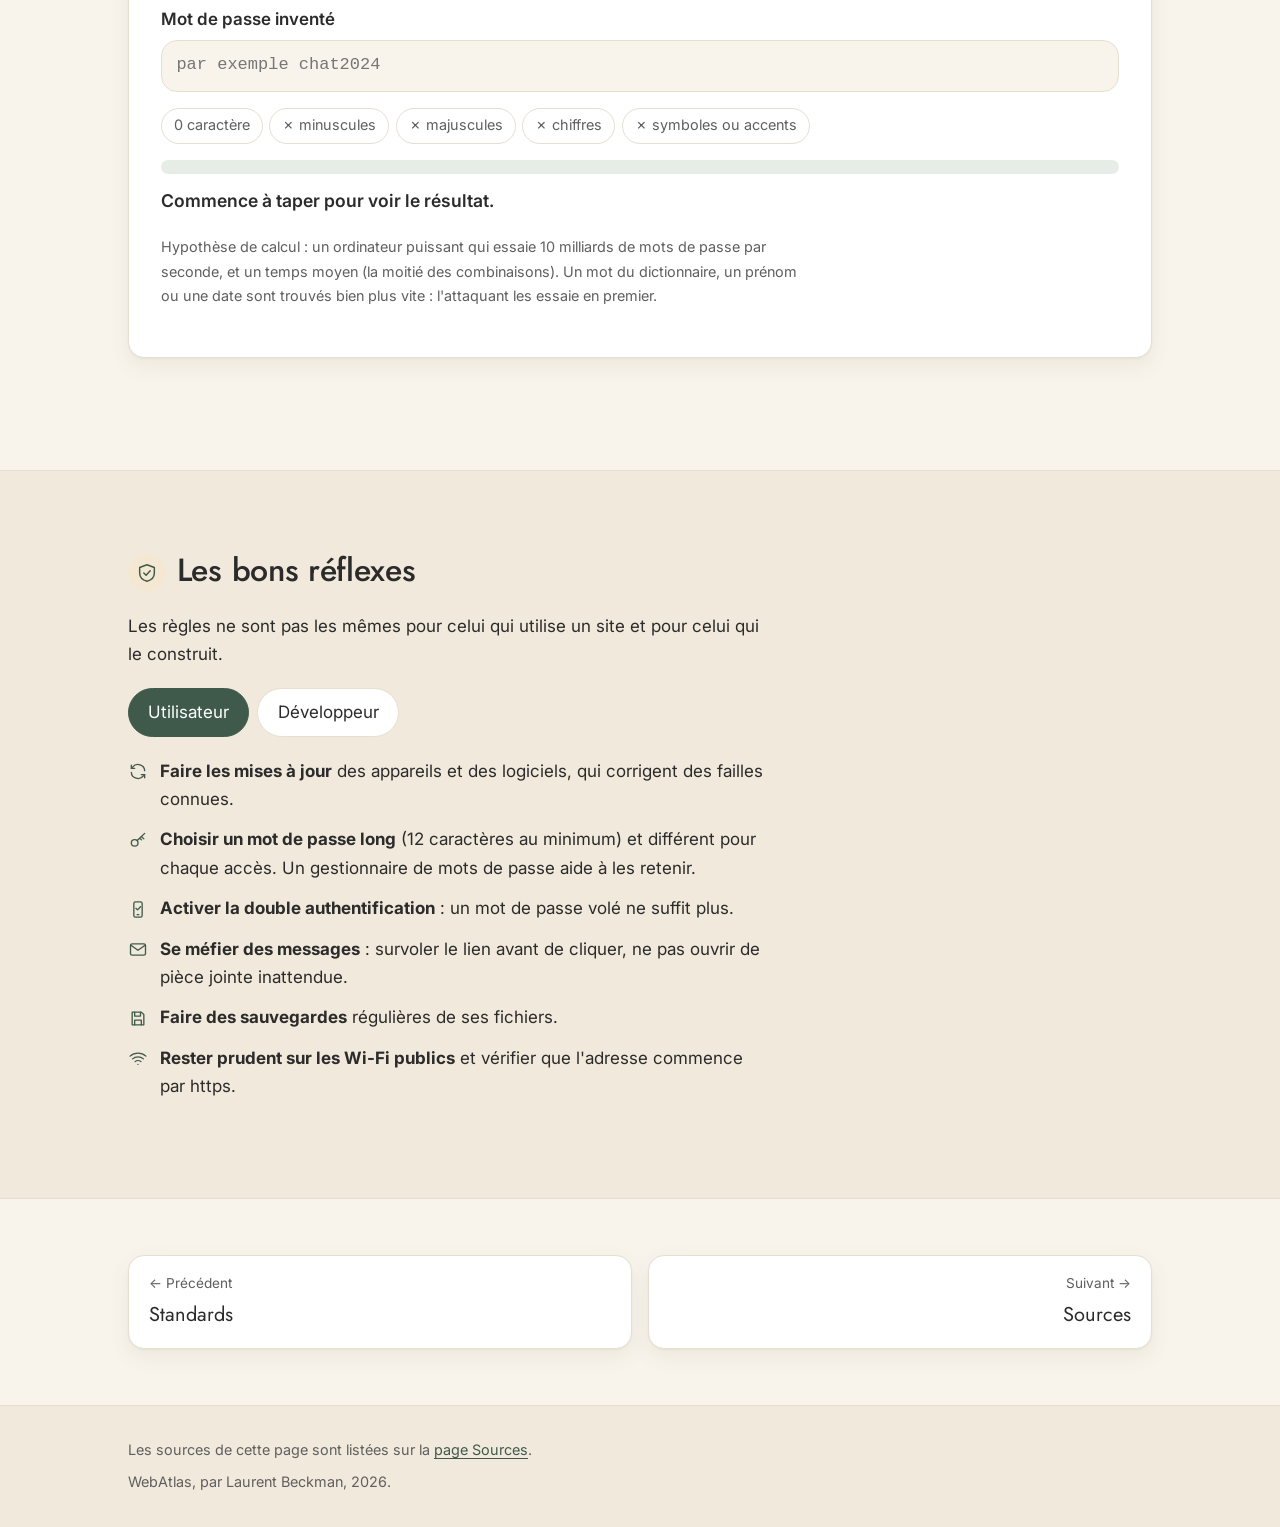
<file: securite.html>
<!DOCTYPE html>
<html lang="fr">

<head>
    <meta charset="UTF-8">
    <meta name="viewport" content="width=device-width, initial-scale=1">
    <title>La sécurité · WebAtlas</title>
    <meta name="description"
        content="Phishing, logiciels malveillants, force brute : comment fonctionnent les attaques courantes et comment s'en protéger, avec un quiz pour s'entraîner.">
    <link rel="icon"
        href="data:image/svg+xml,%3Csvg xmlns='http://www.w3.org/2000/svg' viewBox='0 0 32 32'%3E%3Ccircle cx='16' cy='16' r='14' fill='%235E7F6B'/%3E%3C/svg%3E">

    <link rel="preconnect" href="https://fonts.googleapis.com">
    <link rel="preconnect" href="https://fonts.gstatic.com" crossorigin>
    <link href="https://fonts.googleapis.com/css2?family=Inter:wght@400;500;600&family=Jost:wght@400;500&display=swap"
        rel="stylesheet">

    <link rel="stylesheet" href="css/style.css">
    <script src="js/main.js"></script>
    <script src="js/securite.js" defer></script>
</head>

<body>
    <a class="skip-link" href="#contenu">Aller au contenu</a>

    <header class="site-header">
        <div class="header-inner">
            <a class="logo" href="index.html">WebAtlas</a>
            <button class="nav-toggle" type="button" aria-expanded="false" aria-controls="menu">Menu</button>
            <nav class="site-nav" id="menu" aria-label="Navigation principale">
                <ul>
                    <li><a href="index.html">Accueil</a></li>
                    <li><a href="timeline.html">Timeline</a></li>
                    <li><a href="urls.html">URL</a></li>
                    <li><a href="domaines.html">Domaines</a></li>
                    <li><a href="standards.html">Standards</a></li>
                    <li><a href="securite.html" aria-current="page">Sécurité</a></li>
                    <li><a href="sources.html">Sources</a></li>
                </ul>
            </nav>
        </div>
    </header>

    <main id="contenu" tabindex="-1">

        <div class="container page-title">
            <h1>La sécurité</h1>
            <p class="lead">Sur le web, la plupart des attaques ne cherchent pas à casser un ordinateur : elles
                cherchent à tromper la personne derrière l'écran. Voici comment les reconnaître.</p>
            <svg class="illu page-illu" viewBox="0 0 160 130" aria-hidden="true" focusable="false">
                <path class="trait sauge" d="M80 12l46 16v34c0 28-19 46-46 56-27-10-46-28-46-56V28z" />
                <circle class="chaud" cx="80" cy="56" r="10" />
                <path class="chaud" d="M75 62h10l3 24H72z" />
            </svg>
        </div>

        <section class="section" aria-labelledby="attaques">
            <div class="container">
                <h2 id="attaques"><img class="ico-titre" src="img/icones/bouclier-alerte.svg" alt="" width="24" height="24">Trois attaques courantes</h2>
                <div class="prose">
                    <p>Retourne chaque carte pour voir comment l'attaque fonctionne et comment s'en protéger.</p>
                </div>
                <div class="card-grid">

                    <div class="flip" data-flip>
                        <div class="flip-inner">
                            <div class="flip-face flip-front">
                                <h3><img class="ico" src="img/icones/hamecon.svg" alt="" width="24" height="24">Le phishing</h3>
                                <p>Aussi appelé hameçonnage : un faux message qui imite une organisation connue.</p>
                            </div>
                            <div class="flip-face flip-back">
                                <h3><img class="ico" src="img/icones/hamecon.svg" alt="" width="24" height="24">Le phishing</h3>
                                <p>Un courriel ou un SMS te pousse à cliquer sur un lien piégé ou à donner tes
                                    identifiants.</p>
                                <ul>
                                    <li><strong>Signes :</strong> urgence, fautes, expéditeur étrange, lien différent du
                                        vrai site.</li>
                                    <li><strong>Protection :</strong> survoler le lien avant de cliquer, ne jamais
                                        donner son mot de passe par message, aller sur le site officiel.</li>
                                </ul>
                            </div>
                        </div>
                        <button class="btn btn-ghost flip-btn" type="button" aria-expanded="false">Voir comment ça
                            marche</button>
                    </div>

                    <div class="flip" data-flip>
                        <div class="flip-inner">
                            <div class="flip-face flip-front">
                                <h3><img class="ico" src="img/icones/virus.svg" alt="" width="24" height="24">Les logiciels malveillants</h3>
                                <p>Des programmes conçus pour nuire, aussi appelés malwares.</p>
                            </div>
                            <div class="flip-face flip-back">
                                <h3><img class="ico" src="img/icones/virus.svg" alt="" width="24" height="24">Les logiciels malveillants</h3>
                                <p>Virus, ransomwares (qui chiffrent tes fichiers contre une rançon), spywares (qui
                                    espionnent). Ils arrivent souvent par une pièce jointe ou un téléchargement douteux.
                                </p>
                                <ul>
                                    <li><strong>Protection :</strong> télécharger sur les sites officiels, faire les
                                        mises à jour, utiliser un antivirus, faire des sauvegardes.</li>
                                </ul>
                            </div>
                        </div>
                        <button class="btn btn-ghost flip-btn" type="button" aria-expanded="false">Voir comment ça
                            marche</button>
                    </div>

                    <div class="flip" data-flip>
                        <div class="flip-inner">
                            <div class="flip-face flip-front">
                                <h3><img class="ico" src="img/icones/cadenas.svg" alt="" width="24" height="24">La force brute</h3>
                                <p>Un programme qui essaie des mots de passe jusqu'à trouver le bon.</p>
                            </div>
                            <div class="flip-face flip-back">
                                <h3><img class="ico" src="img/icones/cadenas.svg" alt="" width="24" height="24">La force brute</h3>
                                <p>Le programme teste des milliers de combinaisons. Plus un mot de passe est court et
                                    simple, plus c'est rapide.</p>
                                <ul>
                                    <li><strong>Protection utilisateur :</strong> un mot de passe long, différent pour
                                        chaque accès, et la double authentification.</li>
                                    <li><strong>Protection du site :</strong> limiter le nombre d'essais de connexion.
                                    </li>
                                </ul>
                            </div>
                        </div>
                        <button class="btn btn-ghost flip-btn" type="button" aria-expanded="false">Voir comment ça
                            marche</button>
                    </div>

                </div>
            </div>
        </section>

        <section class="section" aria-labelledby="reperer">
            <div class="container">
                <h2 id="reperer"><img class="ico-titre" src="img/icones/loupe.svg" alt="" width="24" height="24">Repérer un message de phishing</h2>
                <figure>
                    <div class="figure-box">
                        <svg class="schema" viewBox="0 0 420 280" role="img" aria-labelledby="piege-titre piege-desc">
                            <title id="piege-titre">Le chemin d'une attaque de phishing</title>
                            <desc id="piege-desc">1. L'attaquant envoie un faux message. 2. Tu cliques sur le lien. 3. Un
                                faux site imite le vrai. 4. Ce que tu y tapes part chez l'attaquant, qui recommence. Pour
                                casser la boucle : ne clique pas, ouvre toi-même le site officiel.</desc>
                            <defs>
                                <marker id="pointe-piege" viewBox="0 0 10 10" refX="8" refY="5" markerWidth="7" markerHeight="7"
                                    orient="auto-start-reverse">
                                    <path class="pointe" d="M1 1L9 5L1 9z" />
                                </marker>
                            </defs>
                            <rect class="boite" x="15" y="20" width="150" height="58" rx="12" />
                            <text x="90" y="46" text-anchor="middle">1. Faux message</text>
                            <text class="doux" x="90" y="65" text-anchor="middle">SMS ou courriel piégé</text>
                            <rect class="boite" x="255" y="20" width="150" height="58" rx="12" />
                            <text x="330" y="46" text-anchor="middle">2. Tu cliques</text>
                            <text class="doux" x="330" y="65" text-anchor="middle">sur le lien du message</text>
                            <rect class="boite" x="255" y="200" width="150" height="58" rx="12" />
                            <text x="330" y="226" text-anchor="middle">3. Faux site</text>
                            <text class="doux" x="330" y="245" text-anchor="middle">copie du vrai site</text>
                            <rect class="boite" x="15" y="200" width="150" height="58" rx="12" />
                            <text x="90" y="226" text-anchor="middle">4. Données volées</text>
                            <text class="doux" x="90" y="245" text-anchor="middle">mot de passe, carte</text>
                            <path class="fleche" d="M167 49H253" marker-end="url(#pointe-piege)" />
                            <path class="fleche" d="M330 80V198" marker-end="url(#pointe-piege)" />
                            <path class="fleche" d="M253 229H167" marker-end="url(#pointe-piege)" />
                            <path class="fleche" d="M90 198V80" marker-end="url(#pointe-piege)" />
                            <text class="num" x="210" y="132" text-anchor="middle">Pour casser la boucle :</text>
                            <text class="doux" x="210" y="152" text-anchor="middle">ne clique pas, ouvre toi-même</text>
                            <text class="doux" x="210" y="170" text-anchor="middle">le site officiel</text>
                        </svg>
                    </div>
                    <figcaption>Un phishing ne marche que si tu cliques : c'est l'étape 2 qu'il faut bloquer.</figcaption>
                </figure>
                <div class="prose">
                    <p>Voici un message fictif, avec les quatre signes à chercher.</p>
                </div>

                <figure>
                    <div class="mail" role="group" aria-label="Exemple fictif de message de phishing">
                        <p class="mail-ligne"><span class="mail-label">De</span> Service Client &lt;support@<mark
                                class="repere">livraison-express-verif.example<span class="repere-n">1</span></mark>&gt;
                        </p>
                        <p class="mail-ligne"><span class="mail-label">Objet</span> <mark class="repere">URGENT : colis
                                bloqué<span class="repere-n">2</span></mark></p>
                        <p class="mail-corps"><mark class="repere">Bonjour cher client, votre colis ne peut pas etre
                                livre.<span class="repere-n">3</span></mark> Confirmez votre adresse et payez 1,99 €
                            avant ce soir : <mark class="repere">http://livraison-express-verif.example/paiement<span
                                    class="repere-n">4</span></mark></p>
                    </div>
                    <figcaption>Message et adresses inventés pour l'exemple.</figcaption>
                </figure>

                <ol class="legende">
                    <li><strong>L'expéditeur.</strong> L'adresse ne correspond pas clairement à l'organisation qu'elle
                        prétend être.</li>
                    <li><strong>L'urgence.</strong> On veut que tu agisses vite, sans réfléchir.</li>
                    <li><strong>Le ton et les fautes.</strong> « Cher client » et des fautes : le message est générique
                        et mal écrit.</li>
                    <li><strong>Le lien.</strong> Il ne mène pas vers le site officiel. Survole-le toujours avant de
                        cliquer.</li>
                </ol>

                <h3><img class="ico" src="img/icones/de.svg" alt="" width="24" height="24">Quiz : phishing ou message légitime ?</h3>
                <p class="prose">Sept messages fictifs, dans un ordre aléatoire. À toi de décider.</p>

                <div class="widget">
                    <noscript>
                        <p>Activez JavaScript pour faire le quiz.</p>
                    </noscript>
                    <div id="quiz-zone" hidden>
                        <p class="game-meta" id="quiz-progression"></p>
                        <p class="contexte" id="quiz-contexte" hidden></p>
                        <div class="mail" id="quiz-message"></div>
                        <div class="choices duo" id="quiz-choix"></div>
                        <div class="feedback" id="quiz-retour" aria-live="polite" hidden></div>
                        <div class="game-actions"><button class="btn" type="button" id="quiz-suivant" hidden>Message
                                suivant</button></div>
                    </div>
                    <div id="quiz-fin" hidden>
                        <h3 id="quiz-score"></h3>
                        <p id="quiz-bilan"></p>
                        <button class="btn" type="button" id="quiz-rejouer">Rejouer</button>
                    </div>
                </div>
            </div>
        </section>

        <section class="section" aria-labelledby="force-titre">
            <div class="container">
                <h2 id="force-titre"><img class="ico-titre" src="img/icones/cle.svg" alt="" width="24" height="24">Combien de temps pour deviner un mot de passe ?</h2>
                <div class="prose">
                    <p>Une attaque par force brute essaie toutes les combinaisons, une par une. Tape un mot de passe
                        <strong>inventé</strong> pour voir combien de temps il résisterait. Ajoute un caractère, puis un
                        autre : le temps explose.</p>
                </div>

                <div class="widget">
                    <p class="note"><strong>Jamais ton vrai mot de passe</strong>, ni ici ni ailleurs. Rien n'est
                        envoyé : le calcul se fait dans ton navigateur.</p>
                    <div class="force-champ">
                        <label for="mdp">Mot de passe inventé</label>
                        <input type="text" id="mdp" autocomplete="off" spellcheck="false" placeholder="par exemple chat2024">
                    </div>
                    <ul class="force-criteres" id="force-criteres" aria-label="Ce que contient le mot de passe"></ul>
                    <div class="barre-fond force-jauge" id="force-jauge" aria-hidden="true"><span class="barre"></span></div>
                    <p class="force-temps" id="force-temps" aria-live="polite">Commence à taper pour voir le résultat.</p>
                    <p class="note">Hypothèse de calcul : un ordinateur puissant qui essaie 10 milliards de mots de
                        passe par seconde, et un temps moyen (la moitié des combinaisons). Un mot du dictionnaire, un
                        prénom ou une date sont trouvés bien plus vite : l'attaquant les essaie en premier.</p>
                    <noscript>
                        <p>Activez JavaScript pour tester un mot de passe.</p>
                    </noscript>
                </div>
            </div>
        </section>

        <section class="section" aria-labelledby="reflexes">
            <div class="container">
                <h2 id="reflexes"><img class="ico-titre" src="img/icones/bouclier-ok.svg" alt="" width="24" height="24">Les bons réflexes</h2>
                <div class="prose">
                    <p>Les règles ne sont pas les mêmes pour celui qui utilise un site et pour celui qui le construit.
                    </p>
                </div>

                <div id="onglets">
                    <section class="panneau" id="panneau-utilisateur" data-titre="Utilisateur">
                        <h3 class="panneau-titre">Pour l'utilisateur</h3>
                        <ul class="regles">
                            <li><img class="ico" src="img/icones/maj.svg" alt="" width="24" height="24"><strong>Faire les mises à jour</strong> des appareils et des logiciels, qui corrigent
                                des failles connues.</li>
                            <li><img class="ico" src="img/icones/cle.svg" alt="" width="24" height="24"><strong>Choisir un mot de passe long</strong> (12 caractères au minimum) et différent
                                pour chaque accès. Un gestionnaire de mots de passe aide à les retenir.</li>
                            <li><img class="ico" src="img/icones/telephone.svg" alt="" width="24" height="24"><strong>Activer la double authentification</strong> : un mot de passe volé ne suffit
                                plus.</li>
                            <li><img class="ico" src="img/icones/enveloppe.svg" alt="" width="24" height="24"><strong>Se méfier des messages</strong> : survoler le lien avant de cliquer, ne pas
                                ouvrir de pièce jointe inattendue.</li>
                            <li><img class="ico" src="img/icones/sauvegarde.svg" alt="" width="24" height="24"><strong>Faire des sauvegardes</strong> régulières de ses fichiers.</li>
                            <li><img class="ico" src="img/icones/wifi.svg" alt="" width="24" height="24"><strong>Rester prudent sur les Wi-Fi publics</strong> et vérifier que l'adresse commence
                                par https.</li>
                        </ul>
                    </section>

                    <section class="panneau" id="panneau-developpeur" data-titre="Développeur">
                        <h3 class="panneau-titre">Pour le développeur</h3>
                        <ul class="regles">
                            <li><img class="ico" src="img/icones/cadenas.svg" alt="" width="24" height="24"><strong>Utiliser HTTPS</strong> pour chiffrer les échanges entre le visiteur et le site.
                            </li>
                            <li><img class="ico" src="img/icones/oeil-barre.svg" alt="" width="24" height="24"><strong>Ne jamais publier de mot de passe ni de clé d'API</strong> dans le code, surtout
                                dans un dépôt public.</li>
                            <li><img class="ico" src="img/icones/filtre.svg" alt="" width="24" height="24"><strong>Ne jamais faire confiance aux données saisies</strong> : les valider avant de
                                les utiliser.</li>
                            <li><img class="ico" src="img/icones/diese.svg" alt="" width="24" height="24"><strong>Ne jamais stocker les mots de passe en clair</strong> : on les hache, avec un
                                algorithme adapté comme Argon2 ou bcrypt.</li>
                            <li><img class="ico" src="img/icones/chrono.svg" alt="" width="24" height="24"><strong>Limiter les essais de connexion</strong>, pour freiner la force brute.</li>
                            <li><img class="ico" src="img/icones/paquet.svg" alt="" width="24" height="24"><strong>Garder les bibliothèques à jour</strong>, car une faille connue dans une
                                bibliothèque devient une faille de ton site.</li>
                        </ul>
                    </section>
                </div>

            </div>
        </section>

        <nav class="page-nav" aria-label="Navigation entre les sujets">
            <div class="container page-nav-inner">
                <a class="page-nav-lien" rel="prev" href="standards.html"><span class="page-nav-sens"><span
                            aria-hidden="true">←</span> Précédent</span><span class="page-nav-nom">Standards</span></a>
                <a class="page-nav-lien page-nav-suivant" rel="next" href="sources.html"><span
                        class="page-nav-sens">Suivant <span aria-hidden="true">→</span></span><span
                        class="page-nav-nom">Sources</span></a>
            </div>
        </nav>

    </main>

    <footer class="site-footer">
        <div class="container">
            <p>Les sources de cette page sont listées sur la <a href="sources.html">page Sources</a>.</p>
            <p>WebAtlas, par Laurent Beckman, 2026.</p>
        </div>
    </footer>
</body>

</html>
</file>
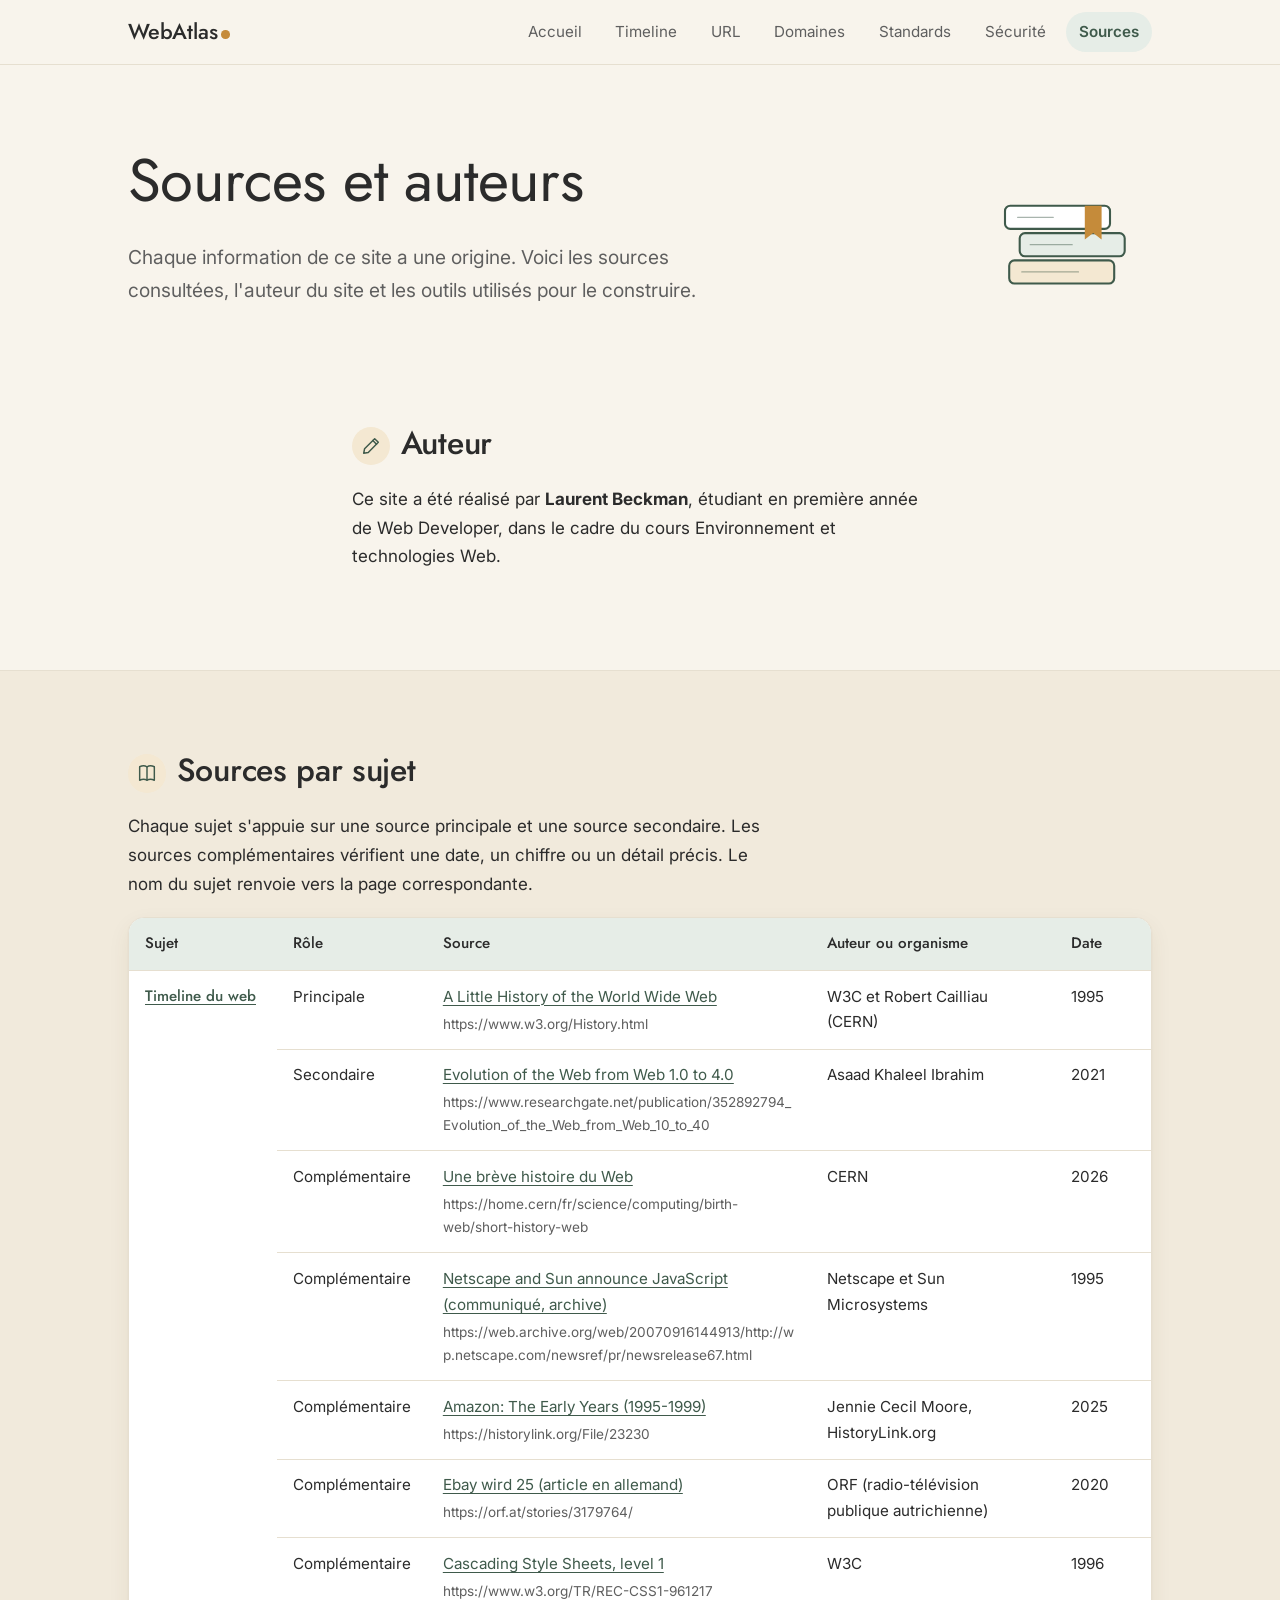
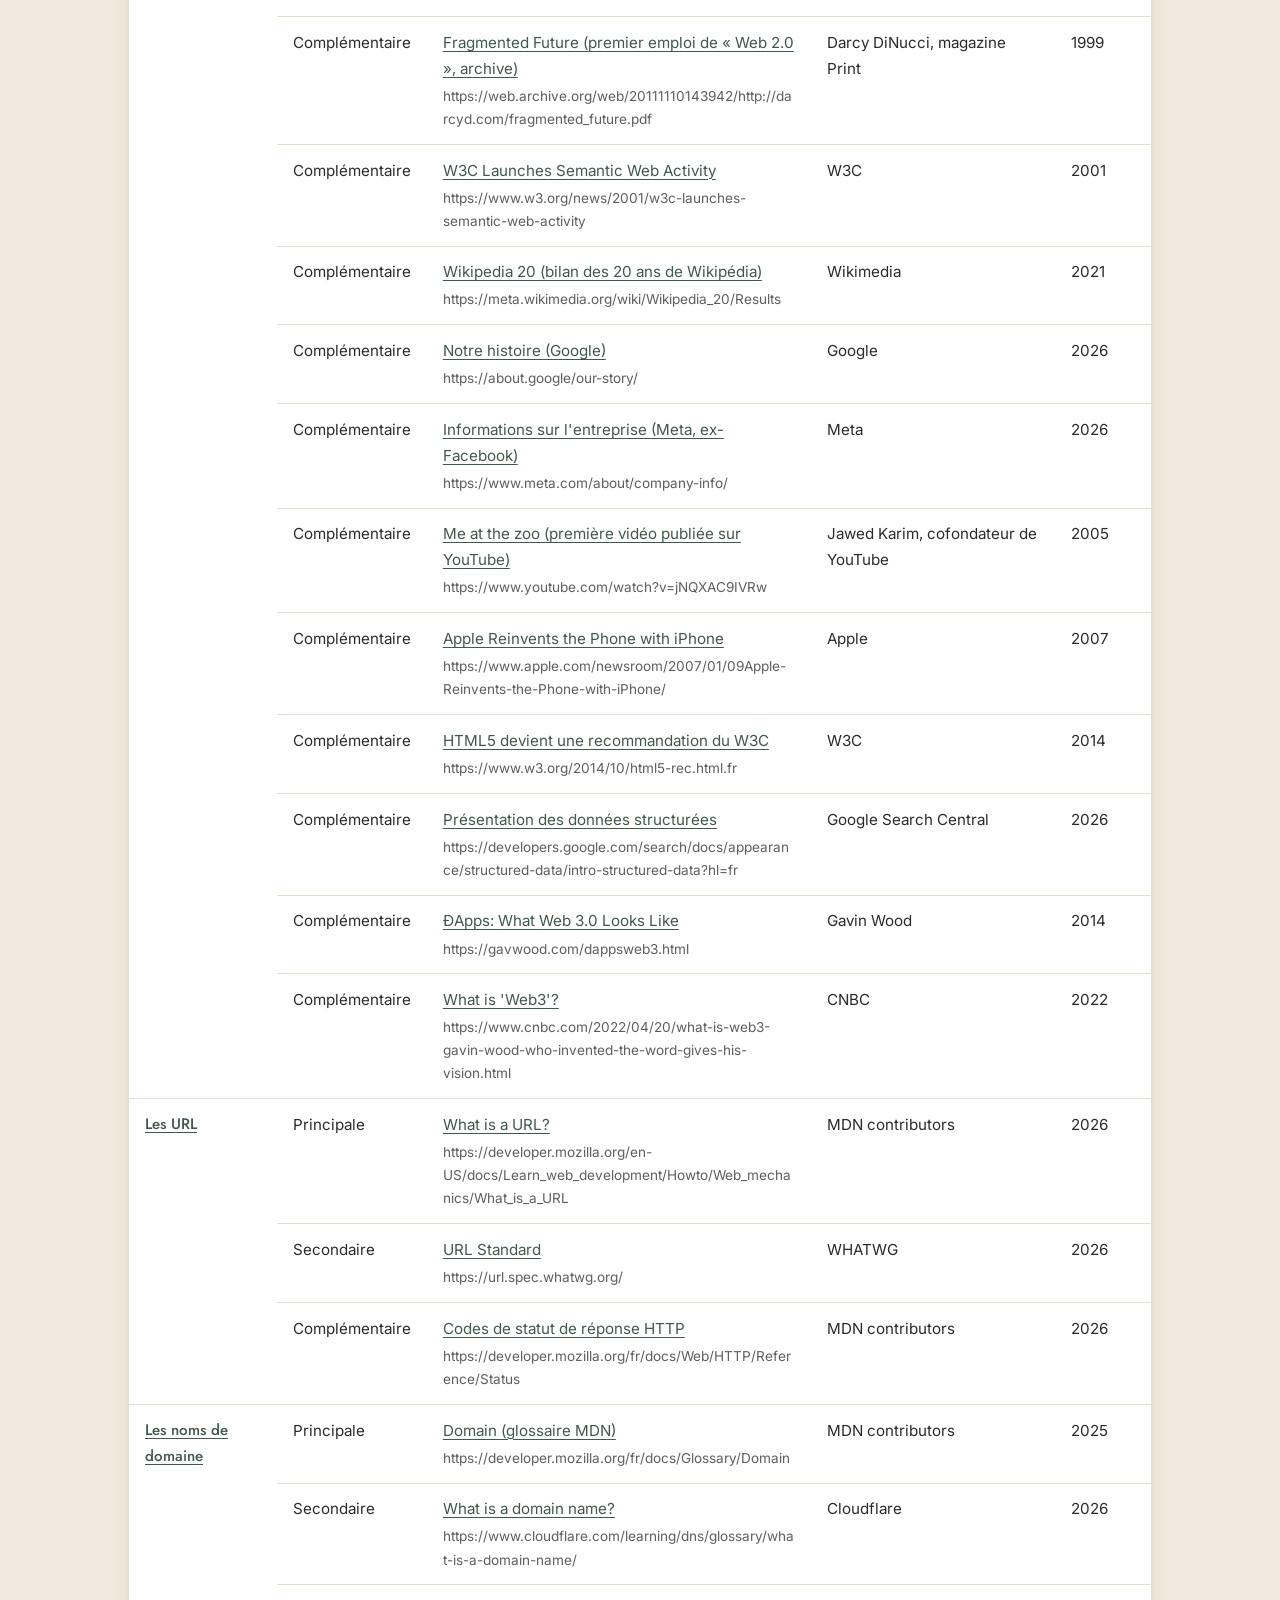
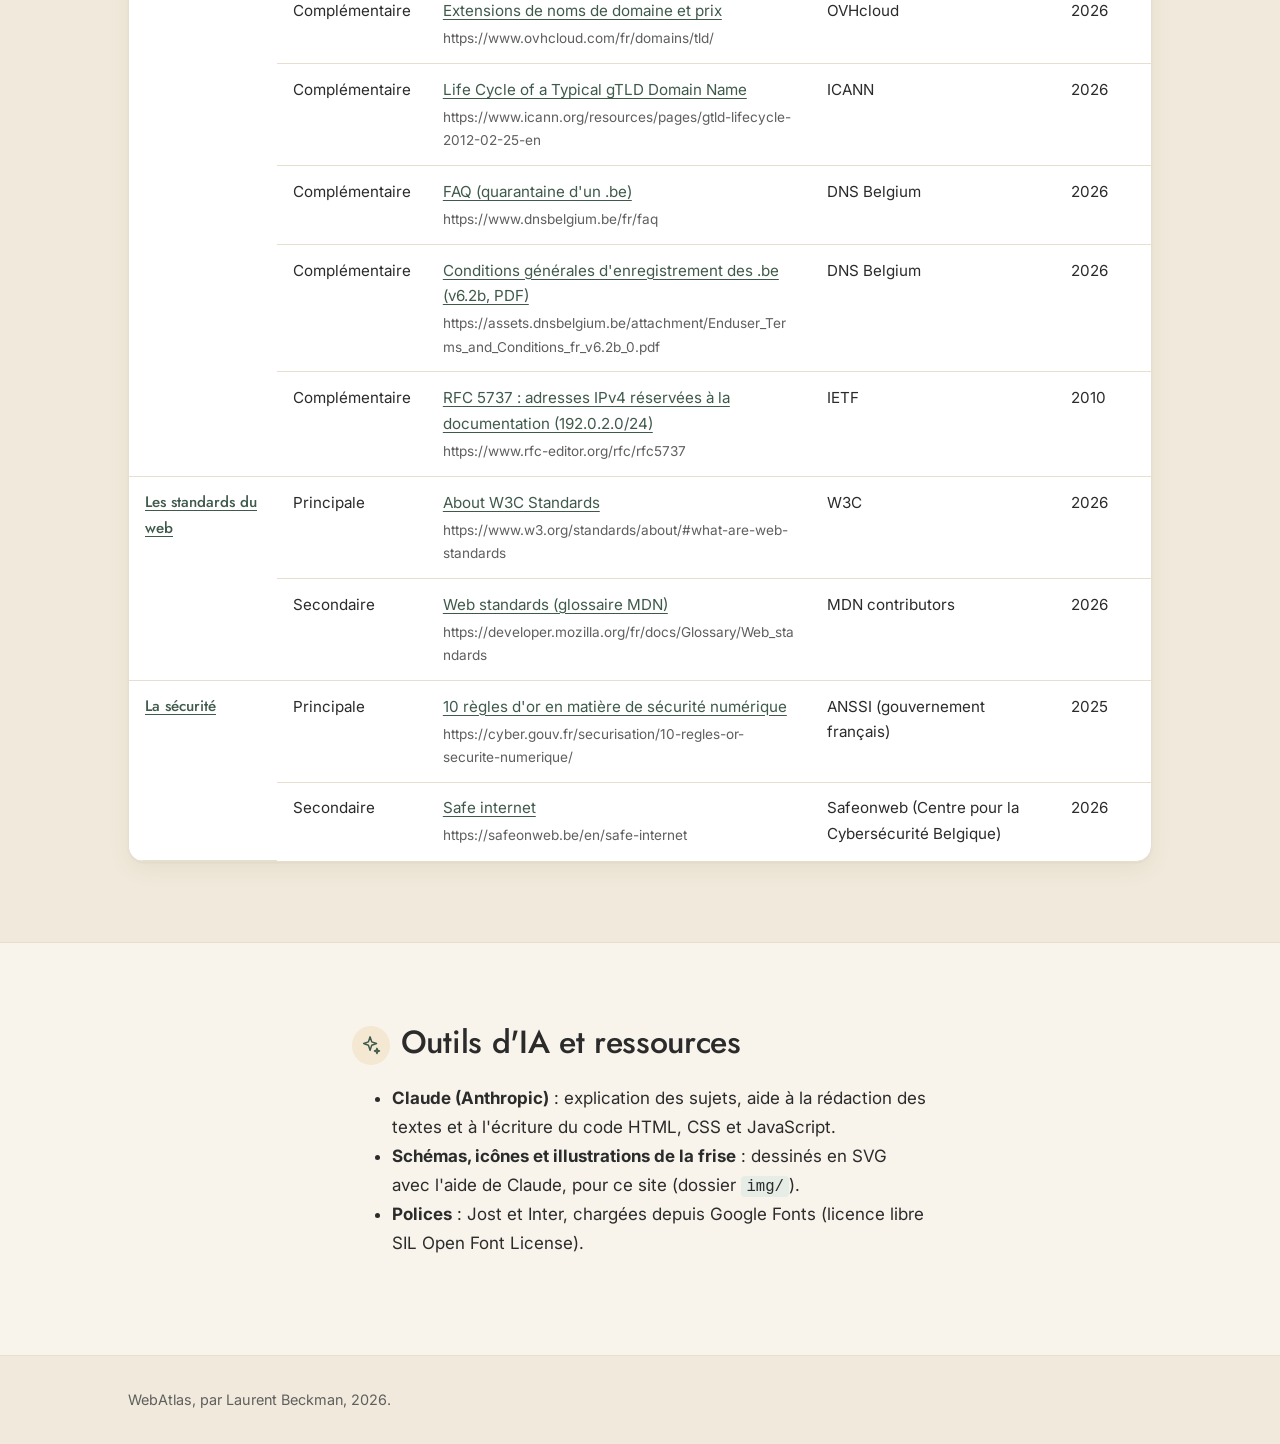
<file: sources.html>
<!DOCTYPE html>
<html lang="fr">

<head>
    <meta charset="UTF-8">
    <meta name="viewport" content="width=device-width, initial-scale=1">
    <title>Sources et auteurs · WebAtlas</title>
    <meta name="description"
        content="Les sources consultées pour chaque sujet de WebAtlas, l'auteur du site et les outils d'IA utilisés.">
    <link rel="icon"
        href="data:image/svg+xml,%3Csvg xmlns='http://www.w3.org/2000/svg' viewBox='0 0 32 32'%3E%3Ccircle cx='16' cy='16' r='14' fill='%235E7F6B'/%3E%3C/svg%3E">

    <link rel="preconnect" href="https://fonts.googleapis.com">
    <link rel="preconnect" href="https://fonts.gstatic.com" crossorigin>
    <link href="https://fonts.googleapis.com/css2?family=Inter:wght@400;500;600&family=Jost:wght@400;500&display=swap"
        rel="stylesheet">

    <link rel="stylesheet" href="css/style.css">
    <script src="js/main.js"></script>
</head>

<body>
    <a class="skip-link" href="#contenu">Aller au contenu</a>

    <header class="site-header">
        <div class="header-inner">
            <a class="logo" href="index.html">WebAtlas</a>
            <button class="nav-toggle" type="button" aria-expanded="false" aria-controls="menu">Menu</button>
            <nav class="site-nav" id="menu" aria-label="Navigation principale">
                <ul>
                    <li><a href="index.html">Accueil</a></li>
                    <li><a href="timeline.html">Timeline</a></li>
                    <li><a href="urls.html">URL</a></li>
                    <li><a href="domaines.html">Domaines</a></li>
                    <li><a href="standards.html">Standards</a></li>
                    <li><a href="securite.html">Sécurité</a></li>
                    <li><a href="sources.html" aria-current="page">Sources</a></li>
                </ul>
            </nav>
        </div>
    </header>

    <main id="contenu" tabindex="-1">

        <div class="container page-title">
            <h1>Sources et auteurs</h1>
            <p class="lead">Chaque information de ce site a une origine. Voici les sources consultées, l'auteur du site
                et les outils utilisés pour le construire.</p>
            <svg class="illu page-illu" viewBox="0 0 160 130" aria-hidden="true" focusable="false">
                <rect class="trait sable" x="24" y="88" width="100" height="22" rx="5" />
                <rect class="trait sauge" x="34" y="62" width="100" height="22" rx="5" />
                <rect class="trait blanc" x="20" y="36" width="100" height="22" rx="5" />
                <path class="trait fin" d="M32 47H66M44 73H84M36 99H90" />
                <path class="chaud" d="M96 36v32l8-6 8 6V36z" />
            </svg>
        </div>

        <section class="section" aria-labelledby="auteur">
            <div class="container prose">
                <h2 id="auteur"><img class="ico-titre" src="img/icones/plume.svg" alt="" width="24" height="24">Auteur</h2>
                <p>Ce site a été réalisé par <strong>Laurent Beckman</strong>, étudiant en première année de Web
                    Developer, dans le cadre du cours Environnement et technologies Web.</p>
            </div>
        </section>

        <section class="section" aria-labelledby="sources">
            <div class="container">
                <h2 id="sources"><img class="ico-titre" src="img/icones/livre.svg" alt="" width="24" height="24">Sources par sujet</h2>
                <div class="prose">
                    <p>Chaque sujet s'appuie sur une source principale et une source secondaire. Les sources
                        complémentaires vérifient une date, un chiffre ou un détail précis. Le nom du sujet renvoie vers
                        la page correspondante.</p>
                </div>

                <div class="table-wrap">
                    <table class="table-sources">
                        <caption class="sr-only">Sources consultées, par sujet</caption>
                        <thead>
                            <tr>
                                <th scope="col">Sujet</th>
                                <th scope="col">Rôle</th>
                                <th scope="col">Source</th>
                                <th scope="col">Auteur ou organisme</th>
                                <th scope="col">Date</th>
                            </tr>
                        </thead>
                        <tbody>

                            <tr>
                                <th scope="rowgroup" rowspan="18"><a href="timeline.html">Timeline du web</a></th>
                                <td>Principale</td>
                                <td><a href="https://www.w3.org/History.html">A Little History of the World Wide
                                        Web</a><span class="url-texte">https://www.w3.org/History.html</span></td>
                                <td>W3C et Robert Cailliau (CERN)</td>
                                <td>1995</td>
                            </tr>
                            <tr>
                                <td>Secondaire</td>
                                <td><a
                                        href="https://www.researchgate.net/publication/352892794_Evolution_of_the_Web_from_Web_10_to_40">Evolution
                                        of the Web from Web 1.0 to 4.0</a><span
                                        class="url-texte">https://www.researchgate.net/publication/352892794_Evolution_of_the_Web_from_Web_10_to_40</span>
                                </td>
                                <td>Asaad Khaleel Ibrahim</td>
                                <td>2021</td>
                            </tr>
                            <tr>
                                <td>Complémentaire</td>
                                <td><a href="https://home.cern/fr/science/computing/birth-web/short-history-web">Une brève
                                        histoire du Web</a><span
                                        class="url-texte">https://home.cern/fr/science/computing/birth-web/short-history-web</span>
                                </td>
                                <td>CERN</td>
                                <td>2026</td>
                            </tr>
                            <tr>
                                <td>Complémentaire</td>
                                <td><a
                                        href="https://web.archive.org/web/20070916144913/http://wp.netscape.com/newsref/pr/newsrelease67.html">Netscape
                                        and Sun announce JavaScript (communiqué, archive)</a><span
                                        class="url-texte">https://web.archive.org/web/20070916144913/http://wp.netscape.com/newsref/pr/newsrelease67.html</span>
                                </td>
                                <td>Netscape et Sun Microsystems</td>
                                <td>1995</td>
                            </tr>
                            <tr>
                                <td>Complémentaire</td>
                                <td><a href="https://historylink.org/File/23230">Amazon: The Early Years
                                        (1995-1999)</a><span class="url-texte">https://historylink.org/File/23230</span></td>
                                <td>Jennie Cecil Moore, HistoryLink.org</td>
                                <td>2025</td>
                            </tr>
                            <tr>
                                <td>Complémentaire</td>
                                <td><a href="https://orf.at/stories/3179764/">Ebay wird 25 (article en allemand)</a><span
                                        class="url-texte">https://orf.at/stories/3179764/</span></td>
                                <td>ORF (radio-télévision publique autrichienne)</td>
                                <td>2020</td>
                            </tr>
                            <tr>
                                <td>Complémentaire</td>
                                <td><a href="https://www.w3.org/TR/REC-CSS1-961217">Cascading Style Sheets, level
                                        1</a><span class="url-texte">https://www.w3.org/TR/REC-CSS1-961217</span></td>
                                <td>W3C</td>
                                <td>1996</td>
                            </tr>
                            <tr>
                                <td>Complémentaire</td>
                                <td><a
                                        href="https://web.archive.org/web/20111110143942/http://darcyd.com/fragmented_future.pdf">Fragmented
                                        Future (premier emploi de « Web 2.0 », archive)</a><span
                                        class="url-texte">https://web.archive.org/web/20111110143942/http://darcyd.com/fragmented_future.pdf</span>
                                </td>
                                <td>Darcy DiNucci, magazine Print</td>
                                <td>1999</td>
                            </tr>
                            <tr>
                                <td>Complémentaire</td>
                                <td><a href="https://www.w3.org/news/2001/w3c-launches-semantic-web-activity">W3C Launches
                                        Semantic Web Activity</a><span
                                        class="url-texte">https://www.w3.org/news/2001/w3c-launches-semantic-web-activity</span>
                                </td>
                                <td>W3C</td>
                                <td>2001</td>
                            </tr>
                            <tr>
                                <td>Complémentaire</td>
                                <td><a href="https://meta.wikimedia.org/wiki/Wikipedia_20/Results">Wikipedia 20 (bilan
                                        des 20 ans de Wikipédia)</a><span
                                        class="url-texte">https://meta.wikimedia.org/wiki/Wikipedia_20/Results</span></td>
                                <td>Wikimedia</td>
                                <td>2021</td>
                            </tr>
                            <tr>
                                <td>Complémentaire</td>
                                <td><a href="https://about.google/our-story/">Notre histoire (Google)</a><span
                                        class="url-texte">https://about.google/our-story/</span></td>
                                <td>Google</td>
                                <td>2026</td>
                            </tr>
                            <tr>
                                <td>Complémentaire</td>
                                <td><a href="https://www.meta.com/about/company-info/">Informations sur l'entreprise
                                        (Meta, ex-Facebook)</a><span
                                        class="url-texte">https://www.meta.com/about/company-info/</span></td>
                                <td>Meta</td>
                                <td>2026</td>
                            </tr>
                            <tr>
                                <td>Complémentaire</td>
                                <td><a href="https://www.youtube.com/watch?v=jNQXAC9IVRw">Me at the zoo (première vidéo
                                        publiée sur YouTube)</a><span
                                        class="url-texte">https://www.youtube.com/watch?v=jNQXAC9IVRw</span></td>
                                <td>Jawed Karim, cofondateur de YouTube</td>
                                <td>2005</td>
                            </tr>
                            <tr>
                                <td>Complémentaire</td>
                                <td><a
                                        href="https://www.apple.com/newsroom/2007/01/09Apple-Reinvents-the-Phone-with-iPhone/">Apple
                                        Reinvents the Phone with iPhone</a><span
                                        class="url-texte">https://www.apple.com/newsroom/2007/01/09Apple-Reinvents-the-Phone-with-iPhone/</span>
                                </td>
                                <td>Apple</td>
                                <td>2007</td>
                            </tr>
                            <tr>
                                <td>Complémentaire</td>
                                <td><a href="https://www.w3.org/2014/10/html5-rec.html.fr">HTML5 devient une
                                        recommandation du W3C</a><span
                                        class="url-texte">https://www.w3.org/2014/10/html5-rec.html.fr</span></td>
                                <td>W3C</td>
                                <td>2014</td>
                            </tr>
                            <tr>
                                <td>Complémentaire</td>
                                <td><a
                                        href="https://developers.google.com/search/docs/appearance/structured-data/intro-structured-data?hl=fr">Présentation
                                        des données structurées</a><span
                                        class="url-texte">https://developers.google.com/search/docs/appearance/structured-data/intro-structured-data?hl=fr</span>
                                </td>
                                <td>Google Search Central</td>
                                <td>2026</td>
                            </tr>
                            <tr>
                                <td>Complémentaire</td>
                                <td><a href="https://gavwood.com/dappsweb3.html">ĐApps: What Web 3.0 Looks Like</a><span
                                        class="url-texte">https://gavwood.com/dappsweb3.html</span></td>
                                <td>Gavin Wood</td>
                                <td>2014</td>
                            </tr>
                            <tr>
                                <td>Complémentaire</td>
                                <td><a
                                        href="https://www.cnbc.com/2022/04/20/what-is-web3-gavin-wood-who-invented-the-word-gives-his-vision.html">What
                                        is 'Web3'?</a><span
                                        class="url-texte">https://www.cnbc.com/2022/04/20/what-is-web3-gavin-wood-who-invented-the-word-gives-his-vision.html</span>
                                </td>
                                <td>CNBC</td>
                                <td>2022</td>
                            </tr>

                            <tr>
                                <th scope="rowgroup" rowspan="3"><a href="urls.html">Les URL</a></th>
                                <td>Principale</td>
                                <td><a
                                        href="https://developer.mozilla.org/en-US/docs/Learn_web_development/Howto/Web_mechanics/What_is_a_URL">What
                                        is a URL?</a><span
                                        class="url-texte">https://developer.mozilla.org/en-US/docs/Learn_web_development/Howto/Web_mechanics/What_is_a_URL</span>
                                </td>
                                <td>MDN contributors</td>
                                <td>2026</td>
                            </tr>
                            <tr>
                                <td>Secondaire</td>
                                <td><a href="https://url.spec.whatwg.org/">URL Standard</a><span
                                        class="url-texte">https://url.spec.whatwg.org/</span></td>
                                <td>WHATWG</td>
                                <td>2026</td>
                            </tr>
                            <tr>
                                <td>Complémentaire</td>
                                <td><a href="https://developer.mozilla.org/fr/docs/Web/HTTP/Reference/Status">Codes de
                                        statut de réponse HTTP</a><span
                                        class="url-texte">https://developer.mozilla.org/fr/docs/Web/HTTP/Reference/Status</span>
                                </td>
                                <td>MDN contributors</td>
                                <td>2026</td>
                            </tr>

                            <tr>
                                <th scope="rowgroup" rowspan="7"><a href="domaines.html">Les noms de domaine</a></th>
                                <td>Principale</td>
                                <td><a href="https://developer.mozilla.org/fr/docs/Glossary/Domain">Domain (glossaire
                                        MDN)</a><span
                                        class="url-texte">https://developer.mozilla.org/fr/docs/Glossary/Domain</span>
                                </td>
                                <td>MDN contributors</td>
                                <td>2025</td>
                            </tr>
                            <tr>
                                <td>Secondaire</td>
                                <td><a href="https://www.cloudflare.com/learning/dns/glossary/what-is-a-domain-name/">What
                                        is a domain name?</a><span
                                        class="url-texte">https://www.cloudflare.com/learning/dns/glossary/what-is-a-domain-name/</span>
                                </td>
                                <td>Cloudflare</td>
                                <td>2026</td>
                            </tr>
                            <tr>
                                <td>Complémentaire</td>
                                <td><a href="https://www.ovhcloud.com/fr/domains/tld/">Extensions de noms de domaine et
                                        prix</a><span class="url-texte">https://www.ovhcloud.com/fr/domains/tld/</span></td>
                                <td>OVHcloud</td>
                                <td>2026</td>
                            </tr>
                            <tr>
                                <td>Complémentaire</td>
                                <td><a href="https://www.icann.org/resources/pages/gtld-lifecycle-2012-02-25-en">Life Cycle of
                                        a Typical gTLD Domain Name</a><span
                                        class="url-texte">https://www.icann.org/resources/pages/gtld-lifecycle-2012-02-25-en</span>
                                </td>
                                <td>ICANN</td>
                                <td>2026</td>
                            </tr>
                            <tr>
                                <td>Complémentaire</td>
                                <td><a href="https://www.dnsbelgium.be/fr/faq">FAQ (quarantaine d'un .be)</a><span
                                        class="url-texte">https://www.dnsbelgium.be/fr/faq</span></td>
                                <td>DNS Belgium</td>
                                <td>2026</td>
                            </tr>
                            <tr>
                                <td>Complémentaire</td>
                                <td><a
                                        href="https://assets.dnsbelgium.be/attachment/Enduser_Terms_and_Conditions_fr_v6.2b_0.pdf">Conditions
                                        générales d'enregistrement des .be (v6.2b, PDF)</a><span
                                        class="url-texte">https://assets.dnsbelgium.be/attachment/Enduser_Terms_and_Conditions_fr_v6.2b_0.pdf</span>
                                </td>
                                <td>DNS Belgium</td>
                                <td>2026</td>
                            </tr>
                            <tr>
                                <td>Complémentaire</td>
                                <td><a href="https://www.rfc-editor.org/rfc/rfc5737">RFC 5737 : adresses IPv4 réservées à
                                        la documentation (192.0.2.0/24)</a><span
                                        class="url-texte">https://www.rfc-editor.org/rfc/rfc5737</span></td>
                                <td>IETF</td>
                                <td>2010</td>
                            </tr>

                            <tr>
                                <th scope="rowgroup" rowspan="2"><a href="standards.html">Les standards du web</a></th>
                                <td>Principale</td>
                                <td><a href="https://www.w3.org/standards/about/#what-are-web-standards">About W3C
                                        Standards</a><span
                                        class="url-texte">https://www.w3.org/standards/about/#what-are-web-standards</span>
                                </td>
                                <td>W3C</td>
                                <td>2026</td>
                            </tr>
                            <tr>
                                <td>Secondaire</td>
                                <td><a href="https://developer.mozilla.org/fr/docs/Glossary/Web_standards">Web standards
                                        (glossaire MDN)</a><span
                                        class="url-texte">https://developer.mozilla.org/fr/docs/Glossary/Web_standards</span>
                                </td>
                                <td>MDN contributors</td>
                                <td>2026</td>
                            </tr>

                            <tr>
                                <th scope="rowgroup" rowspan="2"><a href="securite.html">La sécurité</a></th>
                                <td>Principale</td>
                                <td><a href="https://cyber.gouv.fr/securisation/10-regles-or-securite-numerique/">10
                                        règles d'or en matière de sécurité numérique</a><span
                                        class="url-texte">https://cyber.gouv.fr/securisation/10-regles-or-securite-numerique/</span>
                                </td>
                                <td>ANSSI (gouvernement français)</td>
                                <td>2025</td>
                            </tr>
                            <tr>
                                <td>Secondaire</td>
                                <td><a href="https://safeonweb.be/en/safe-internet">Safe internet</a><span
                                        class="url-texte">https://safeonweb.be/en/safe-internet</span></td>
                                <td>Safeonweb (Centre pour la Cybersécurité Belgique)</td>
                                <td>2026</td>
                            </tr>

                            <!--
                MODÈLE pour ajouter une source : copier un bloc de deux lignes ci-dessus,
                ou ajouter une ligne comme celle-ci à la fin du sujet concerné.
                (Pense à augmenter le rowspan du sujet si tu ajoutes une ligne.)
                <tr>
                  <td>Complémentaire</td>
                  <td><a href="https://...">Titre de la page</a><span class="url-texte">https://...</span></td>
                  <td>Auteur ou organisme</td>
                  <td>Année</td>
                </tr>
              -->

                        </tbody>
                    </table>
                </div>
            </div>
        </section>

        <section class="section" aria-labelledby="outils">
            <div class="container prose">
                <h2 id="outils"><img class="ico-titre" src="img/icones/etincelle.svg" alt="" width="24" height="24">Outils d'IA et ressources</h2>
                <ul>
                    <li><strong>Claude (Anthropic)</strong> : explication des sujets, aide à la rédaction des textes et
                        à l'écriture du code HTML, CSS et JavaScript.</li>
                    <li><strong>Schémas, icônes et illustrations de la frise</strong> : dessinés en SVG avec l'aide de Claude, pour ce site (dossier <code>img/</code>).</li>
                    <li><strong>Polices</strong> : Jost et Inter, chargées depuis Google Fonts (licence libre SIL Open
                        Font License).</li>
                </ul>
            </div>
        </section>

    </main>

    <footer class="site-footer">
        <div class="container">
            <p>WebAtlas, par Laurent Beckman, 2026.</p>
        </div>
    </footer>
</body>

</html>
</file>
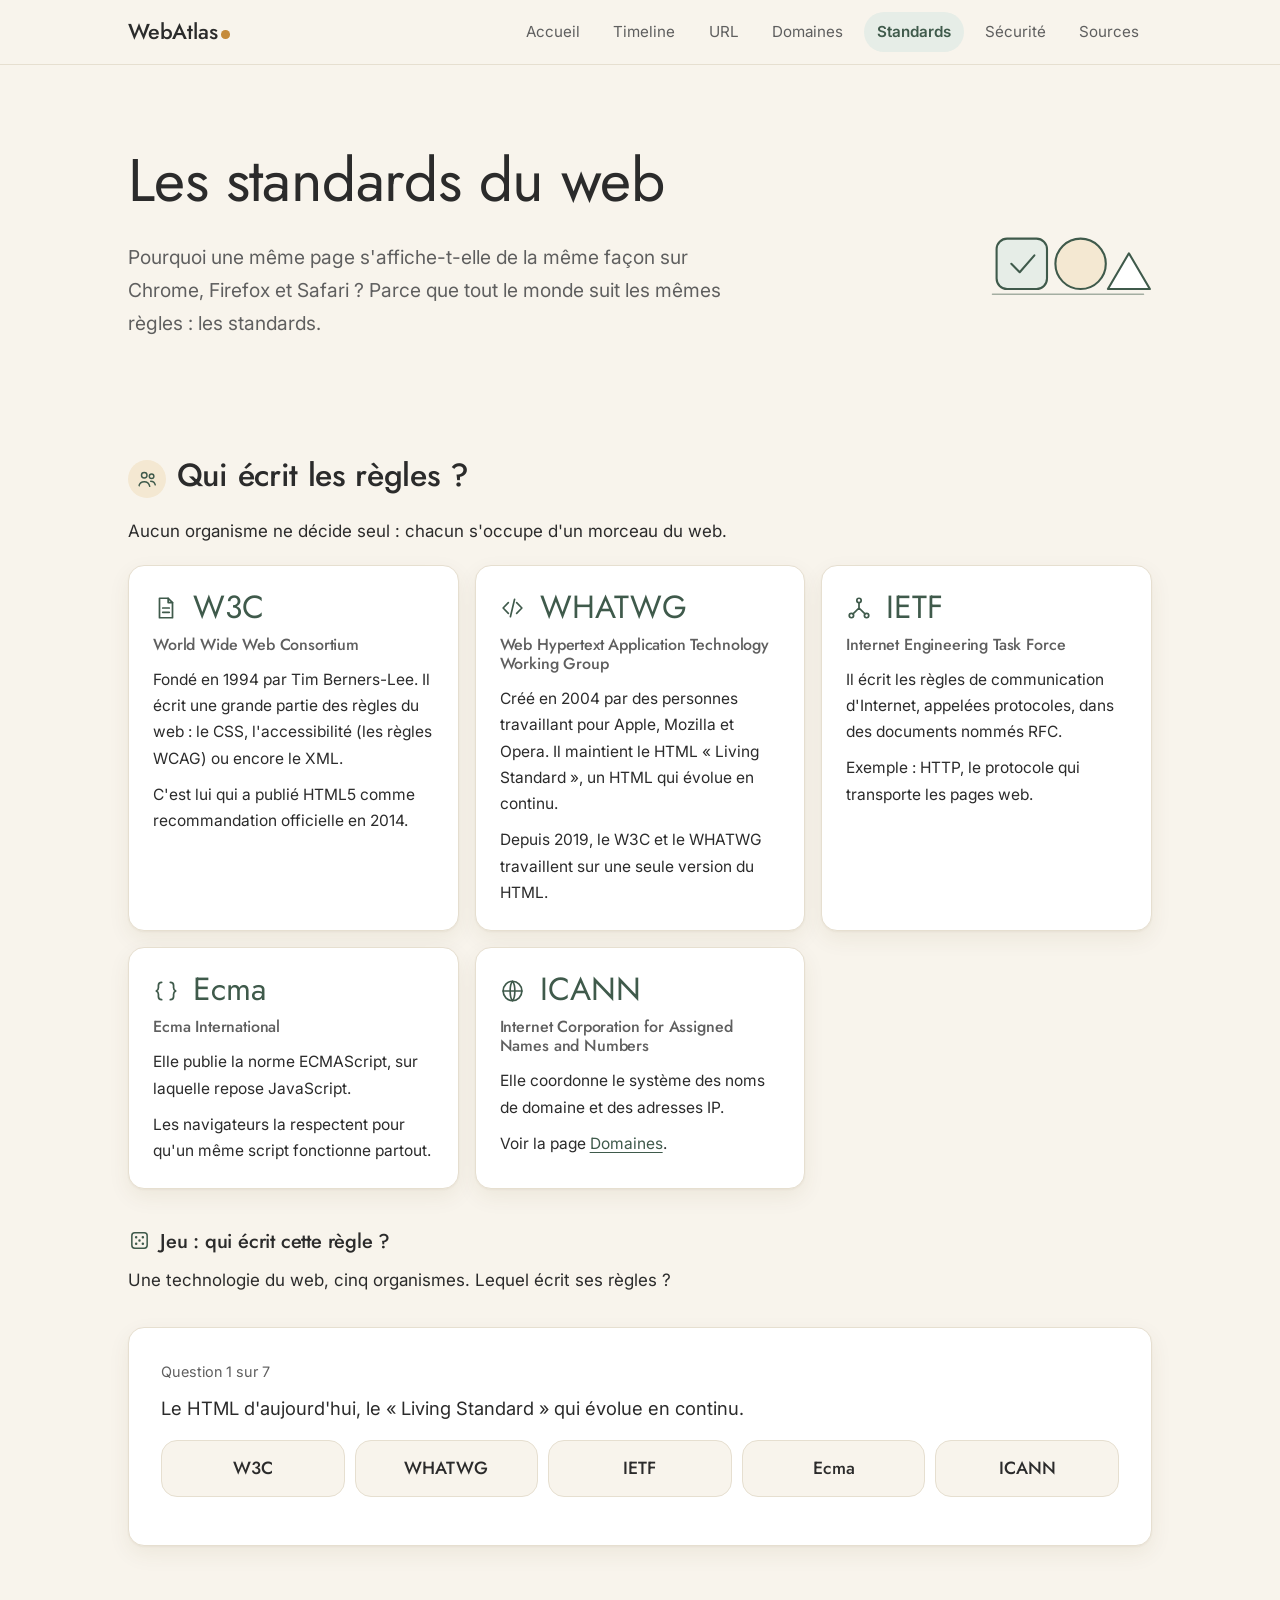
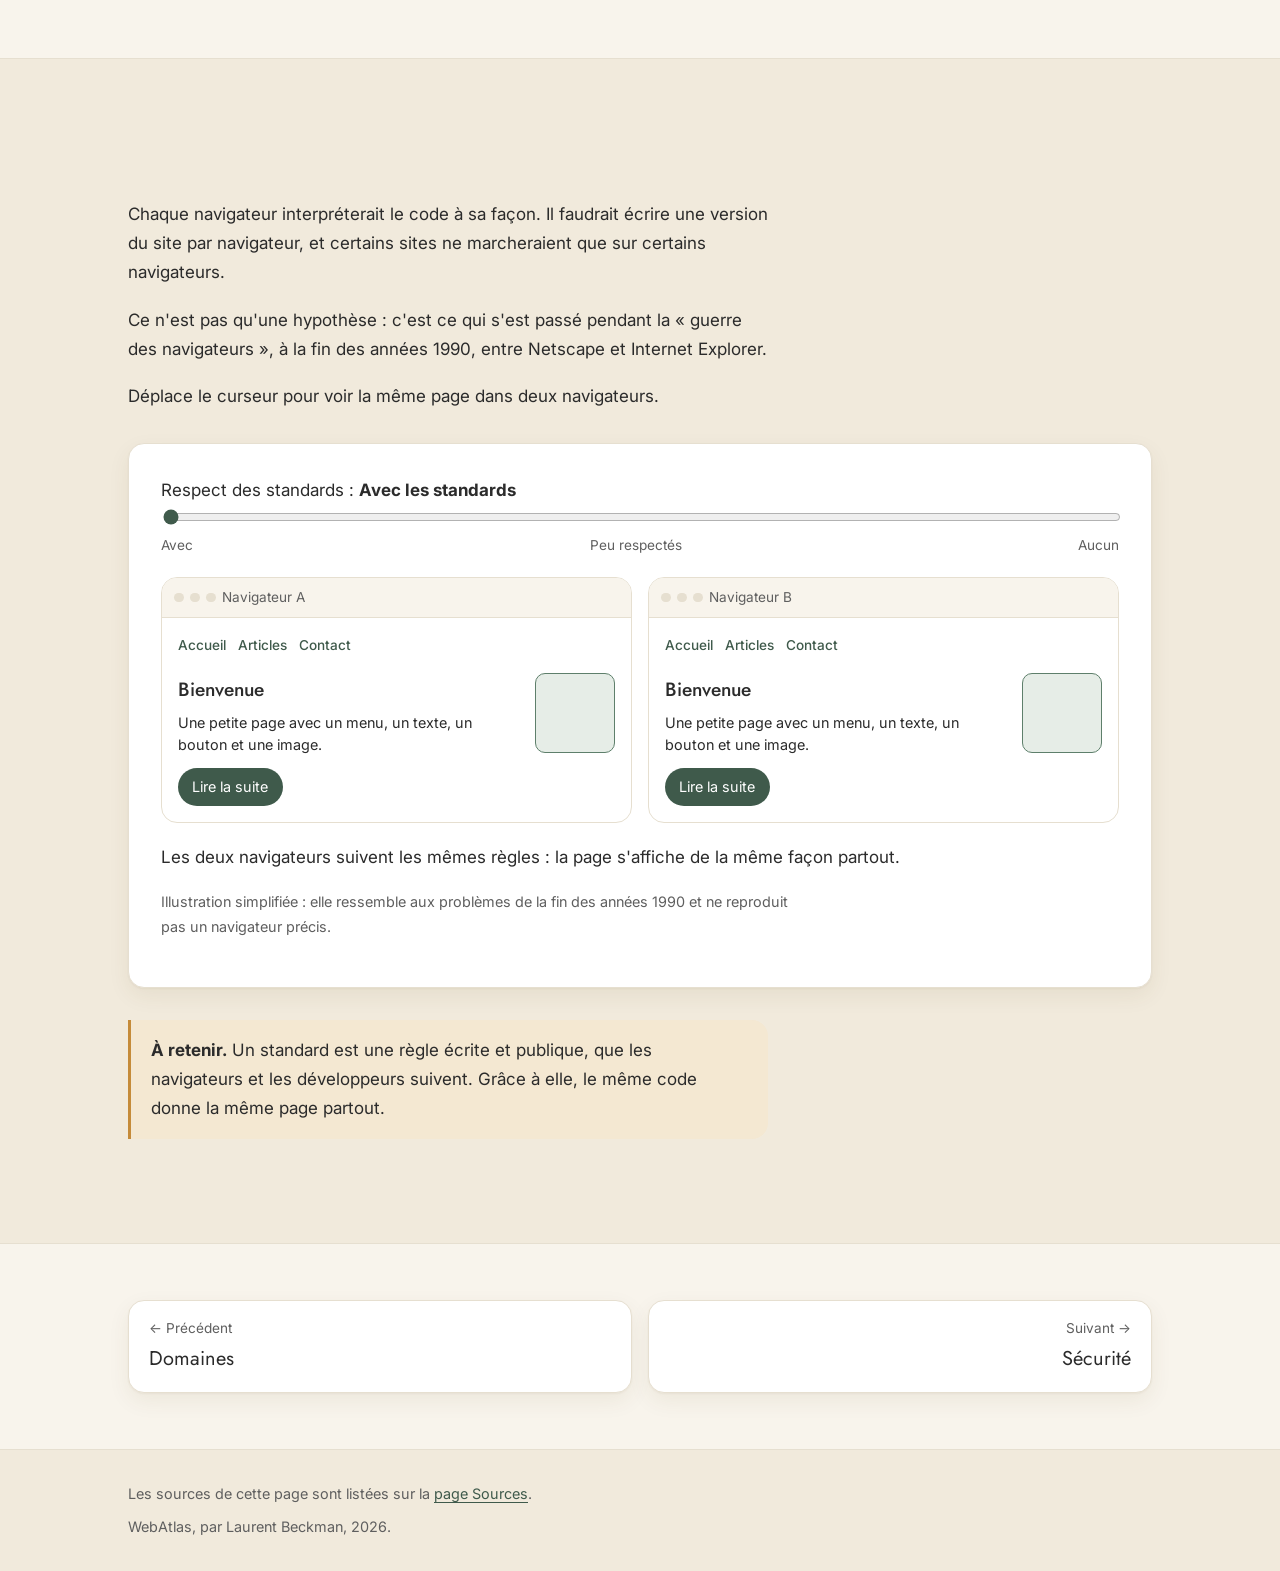
<file: standards.html>
<!DOCTYPE html>
<html lang="fr">

<head>
    <meta charset="UTF-8">
    <meta name="viewport" content="width=device-width, initial-scale=1">
    <title>Les standards du web · WebAtlas</title>
    <meta name="description"
        content="Qui écrit les règles du web (W3C, WHATWG, IETF, Ecma, ICANN) et ce qui arriverait sans elles.">
    <link rel="icon"
        href="data:image/svg+xml,%3Csvg xmlns='http://www.w3.org/2000/svg' viewBox='0 0 32 32'%3E%3Ccircle cx='16' cy='16' r='14' fill='%235E7F6B'/%3E%3C/svg%3E">

    <link rel="preconnect" href="https://fonts.googleapis.com">
    <link rel="preconnect" href="https://fonts.gstatic.com" crossorigin>
    <link href="https://fonts.googleapis.com/css2?family=Inter:wght@400;500;600&family=Jost:wght@400;500&display=swap"
        rel="stylesheet">

    <link rel="stylesheet" href="css/style.css">
    <script src="js/main.js"></script>
    <script src="js/standards.js" defer></script>
</head>

<body>
    <a class="skip-link" href="#contenu">Aller au contenu</a>

    <header class="site-header">
        <div class="header-inner">
            <a class="logo" href="index.html">WebAtlas</a>
            <button class="nav-toggle" type="button" aria-expanded="false" aria-controls="menu">Menu</button>
            <nav class="site-nav" id="menu" aria-label="Navigation principale">
                <ul>
                    <li><a href="index.html">Accueil</a></li>
                    <li><a href="timeline.html">Timeline</a></li>
                    <li><a href="urls.html">URL</a></li>
                    <li><a href="domaines.html">Domaines</a></li>
                    <li><a href="standards.html" aria-current="page">Standards</a></li>
                    <li><a href="securite.html">Sécurité</a></li>
                    <li><a href="sources.html">Sources</a></li>
                </ul>
            </nav>
        </div>
    </header>

    <main id="contenu" tabindex="-1">

        <div class="container page-title">
            <h1>Les standards du web</h1>
            <p class="lead">Pourquoi une même page s'affiche-t-elle de la même façon sur Chrome, Firefox et Safari ?
                Parce que tout le monde suit les mêmes règles : les standards.</p>
            <svg class="illu page-illu" viewBox="0 0 160 130" aria-hidden="true" focusable="false">
                <rect class="trait sauge" x="12" y="52" width="48" height="48" rx="10" />
                <path class="trait" d="M26 76l8 8 14-16" />
                <circle class="trait sable" cx="92" cy="76" r="24" />
                <path class="trait blanc" d="M118 100l20-34 20 34z" />
                <path class="trait fin" d="M8 105H152" />
            </svg>
        </div>

        <section class="section" aria-labelledby="qui">
            <div class="container">
                <h2 id="qui"><img class="ico-titre" src="img/icones/personnes.svg" alt="" width="24" height="24">Qui écrit les règles ?</h2>
                <div class="prose">
                    <p>Aucun organisme ne décide seul : chacun s'occupe d'un morceau du web.</p>
                </div>
                <div class="card-grid">

                    <article class="org">
                        <p class="org-sigle"><img class="ico ico-org" src="img/icones/page.svg" alt="" width="24" height="24">W3C</p>
                        <h3>World Wide Web Consortium</h3>
                        <p>Fondé en 1994 par Tim Berners-Lee. Il écrit une grande partie des règles du web : le CSS,
                            l'accessibilité (les règles WCAG) ou encore le XML.</p>
                        <p>C'est lui qui a publié HTML5 comme recommandation officielle en 2014.</p>
                    </article>

                    <article class="org">
                        <p class="org-sigle"><img class="ico ico-org" src="img/icones/balise.svg" alt="" width="24" height="24">WHATWG</p>
                        <h3>Web Hypertext Application Technology Working Group</h3>
                        <p>Créé en 2004 par des personnes travaillant pour Apple, Mozilla et Opera. Il maintient le HTML
                            « Living Standard », un HTML qui évolue en continu.</p>
                        <p>Depuis 2019, le W3C et le WHATWG travaillent sur une seule version du HTML.</p>
                    </article>

                    <article class="org">
                        <p class="org-sigle"><img class="ico ico-org" src="img/icones/reseau.svg" alt="" width="24" height="24">IETF</p>
                        <h3>Internet Engineering Task Force</h3>
                        <p>Il écrit les règles de communication d'Internet, appelées protocoles, dans des documents
                            nommés RFC.</p>
                        <p>Exemple : HTTP, le protocole qui transporte les pages web.</p>
                    </article>

                    <article class="org">
                        <p class="org-sigle"><img class="ico ico-org" src="img/icones/accolades.svg" alt="" width="24" height="24">Ecma</p>
                        <h3>Ecma International</h3>
                        <p>Elle publie la norme ECMAScript, sur laquelle repose JavaScript.</p>
                        <p>Les navigateurs la respectent pour qu'un même script fonctionne partout.</p>
                    </article>

                    <article class="org">
                        <p class="org-sigle"><img class="ico ico-org" src="img/icones/globe.svg" alt="" width="24" height="24">ICANN</p>
                        <h3>Internet Corporation for Assigned Names and Numbers</h3>
                        <p>Elle coordonne le système des noms de domaine et des adresses IP.</p>
                        <p>Voir la page <a href="domaines.html">Domaines</a>.</p>
                    </article>

                </div>

                <h3 class="titre-jeu"><img class="ico" src="img/icones/de.svg" alt="" width="24" height="24">Jeu : qui écrit cette règle ?</h3>
                <p class="prose">Une technologie du web, cinq organismes. Lequel écrit ses règles ?</p>
                <div class="widget">
                    <noscript>
                        <p>Activez JavaScript pour jouer.</p>
                    </noscript>
                    <div id="orga-zone" hidden>
                        <p class="game-meta" id="orga-progression"></p>
                        <p class="scenario" id="orga-question"></p>
                        <div class="choices orgas" id="orga-choix"></div>
                        <div class="feedback" id="orga-retour" aria-live="polite" hidden></div>
                        <div class="game-actions"><button class="btn" type="button" id="orga-suivant" hidden>Question
                                suivante</button></div>
                    </div>
                    <div id="orga-fin" hidden>
                        <h3 id="orga-score"></h3>
                        <p id="orga-message"></p>
                        <button class="btn" type="button" id="orga-rejouer">Rejouer</button>
                    </div>
                </div>
            </div>
        </section>

        <section class="section" aria-labelledby="sans">
            <div class="container">
                <h2 id="sans"><img class="ico-titre" src="img/icones/alerte.svg" alt="" width="24" height="24">Et sans standards ?</h2>
                <div class="prose">
                    <p>Chaque navigateur interpréterait le code à sa façon. Il faudrait écrire une version du site par
                        navigateur, et certains sites ne marcheraient que sur certains navigateurs.</p>
                    <p>Ce n'est pas qu'une hypothèse : c'est ce qui s'est passé pendant la « guerre des navigateurs », à
                        la fin des années 1990, entre Netscape et Internet Explorer.</p>
                    <p>Déplace le curseur pour voir la même page dans deux navigateurs.</p>
                </div>

                <div class="widget demo" id="demo" data-niveau="0">
                    <div class="curseur">
                        <label for="niveau">Respect des standards : <strong id="niveau-nom">Avec les
                                standards</strong></label>
                        <input type="range" id="niveau" min="0" max="2" step="1" value="0"
                            aria-describedby="niveau-texte">
                        <div class="curseur-reperes" aria-hidden="true"><span>Avec</span><span>Peu
                                respectés</span><span>Aucun</span></div>
                    </div>

                    <div class="demo-frames">
                        <div class="frame frame-a">
                            <div class="frame-barre"><i></i><i></i><i></i> Navigateur A</div>
                            <div class="mini" aria-hidden="true">
                                <ul class="mini-menu">
                                    <li>Accueil</li>
                                    <li>Articles</li>
                                    <li>Contact</li>
                                </ul>
                                <div class="mini-corps">
                                    <div class="mini-texte">
                                        <h4>Bienvenue</h4>
                                        <p>Une petite page avec un menu, un texte, un bouton et une image.</p>
                                        <span class="mini-btn">Lire la suite</span>
                                    </div>
                                    <div class="mini-image"></div>
                                </div>
                            </div>
                        </div>

                        <div class="frame frame-b">
                            <div class="frame-barre"><i></i><i></i><i></i> Navigateur B</div>
                            <div class="mini" aria-hidden="true">
                                <ul class="mini-menu">
                                    <li>Accueil</li>
                                    <li>Articles</li>
                                    <li>Contact</li>
                                </ul>
                                <div class="mini-corps">
                                    <div class="mini-texte">
                                        <h4>Bienvenue</h4>
                                        <p>Une petite page avec un menu, un texte, un bouton et une image.</p>
                                        <span class="mini-btn">Lire la suite</span>
                                    </div>
                                    <div class="mini-image"></div>
                                </div>
                            </div>
                        </div>
                    </div>

                    <p id="niveau-texte" aria-live="polite">Les deux navigateurs suivent les mêmes règles : la page
                        s'affiche de la même façon partout.</p>
                    <p class="note">Illustration simplifiée : elle ressemble aux problèmes de la fin des années 1990 et
                        ne reproduit pas un navigateur précis.</p>
                    <noscript>
                        <p>Activez JavaScript pour déplacer le curseur.</p>
                    </noscript>
                </div>

                <div class="callout">
                    <p><strong>À retenir.</strong> Un standard est une règle écrite et publique, que les navigateurs et
                        les développeurs suivent. Grâce à elle, le même code donne la même page partout.</p>
                </div>

            </div>
        </section>

        <nav class="page-nav" aria-label="Navigation entre les sujets">
            <div class="container page-nav-inner">
                <a class="page-nav-lien" rel="prev" href="domaines.html"><span class="page-nav-sens"><span
                            aria-hidden="true">←</span> Précédent</span><span class="page-nav-nom">Domaines</span></a>
                <a class="page-nav-lien page-nav-suivant" rel="next" href="securite.html"><span
                        class="page-nav-sens">Suivant <span aria-hidden="true">→</span></span><span
                        class="page-nav-nom">Sécurité</span></a>
            </div>
        </nav>

    </main>

    <footer class="site-footer">
        <div class="container">
            <p>Les sources de cette page sont listées sur la <a href="sources.html">page Sources</a>.</p>
            <p>WebAtlas, par Laurent Beckman, 2026.</p>
        </div>
    </footer>
</body>

</html>
</file>
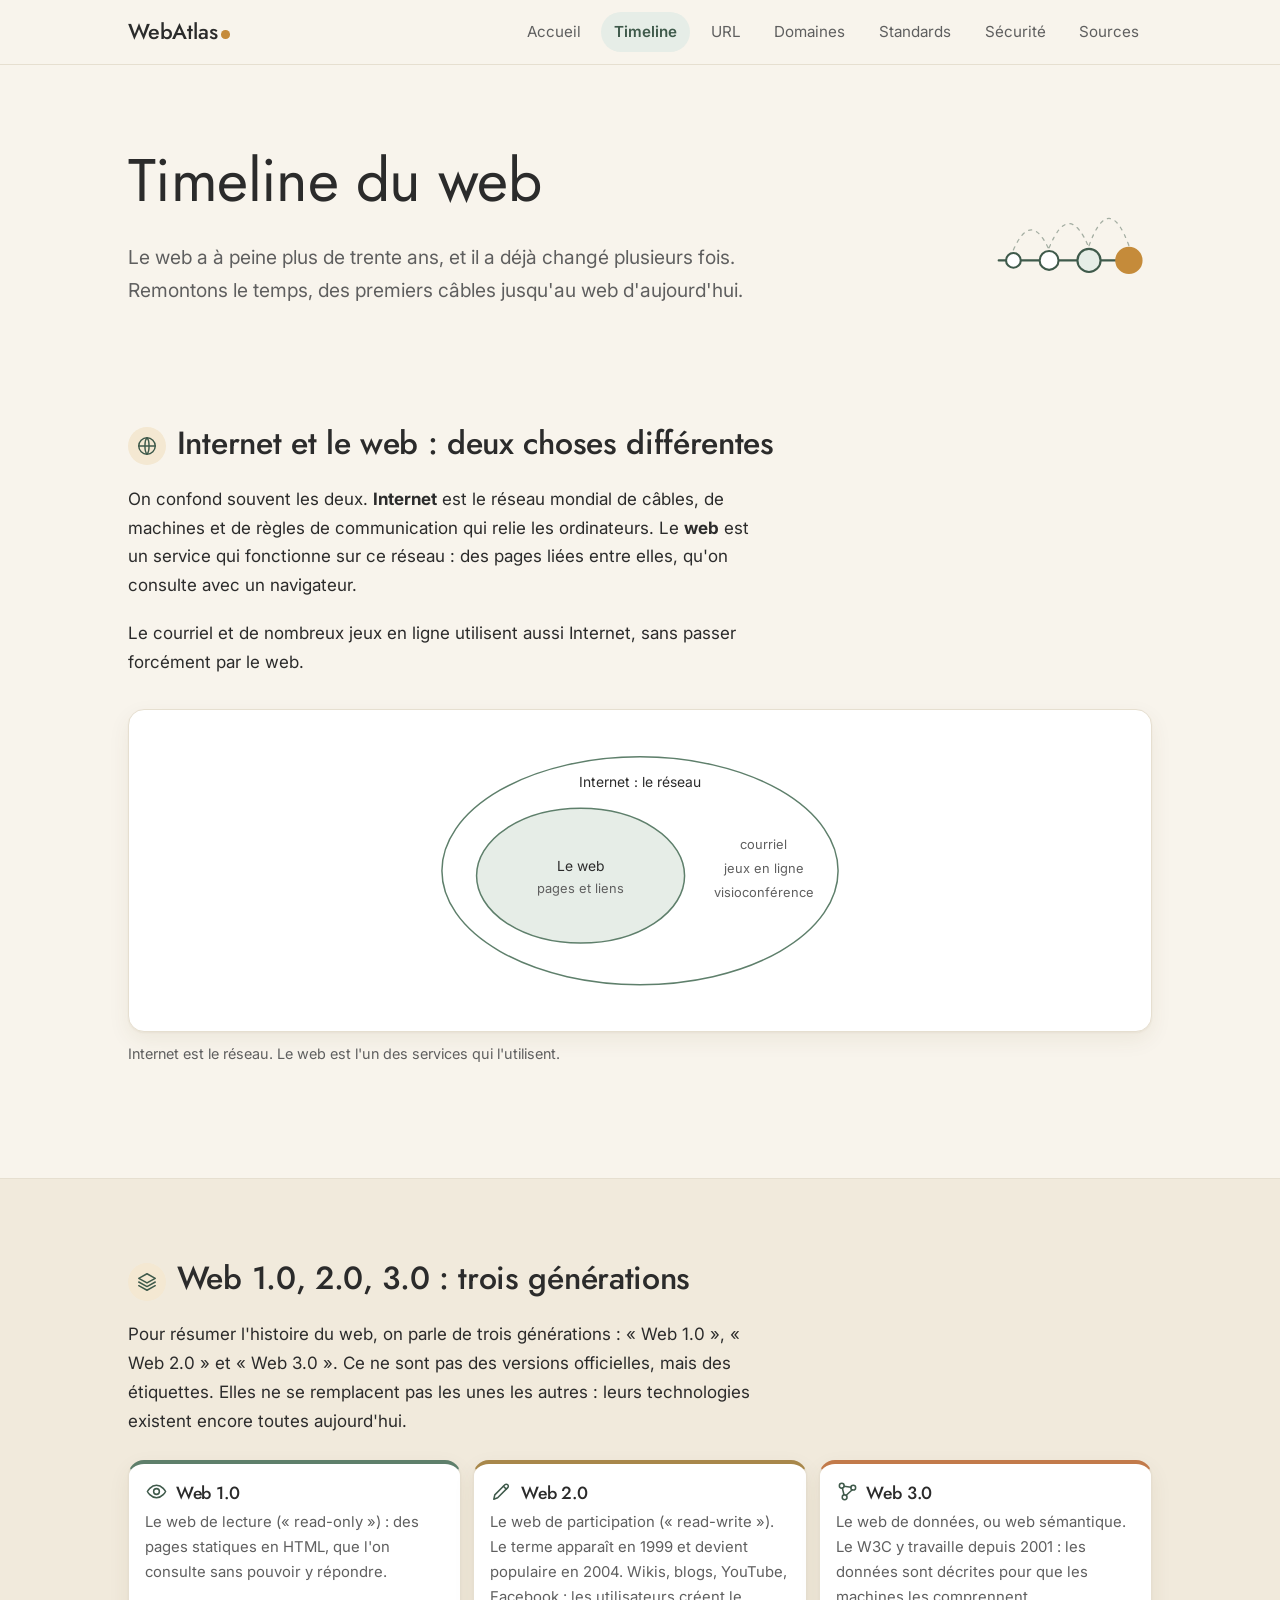
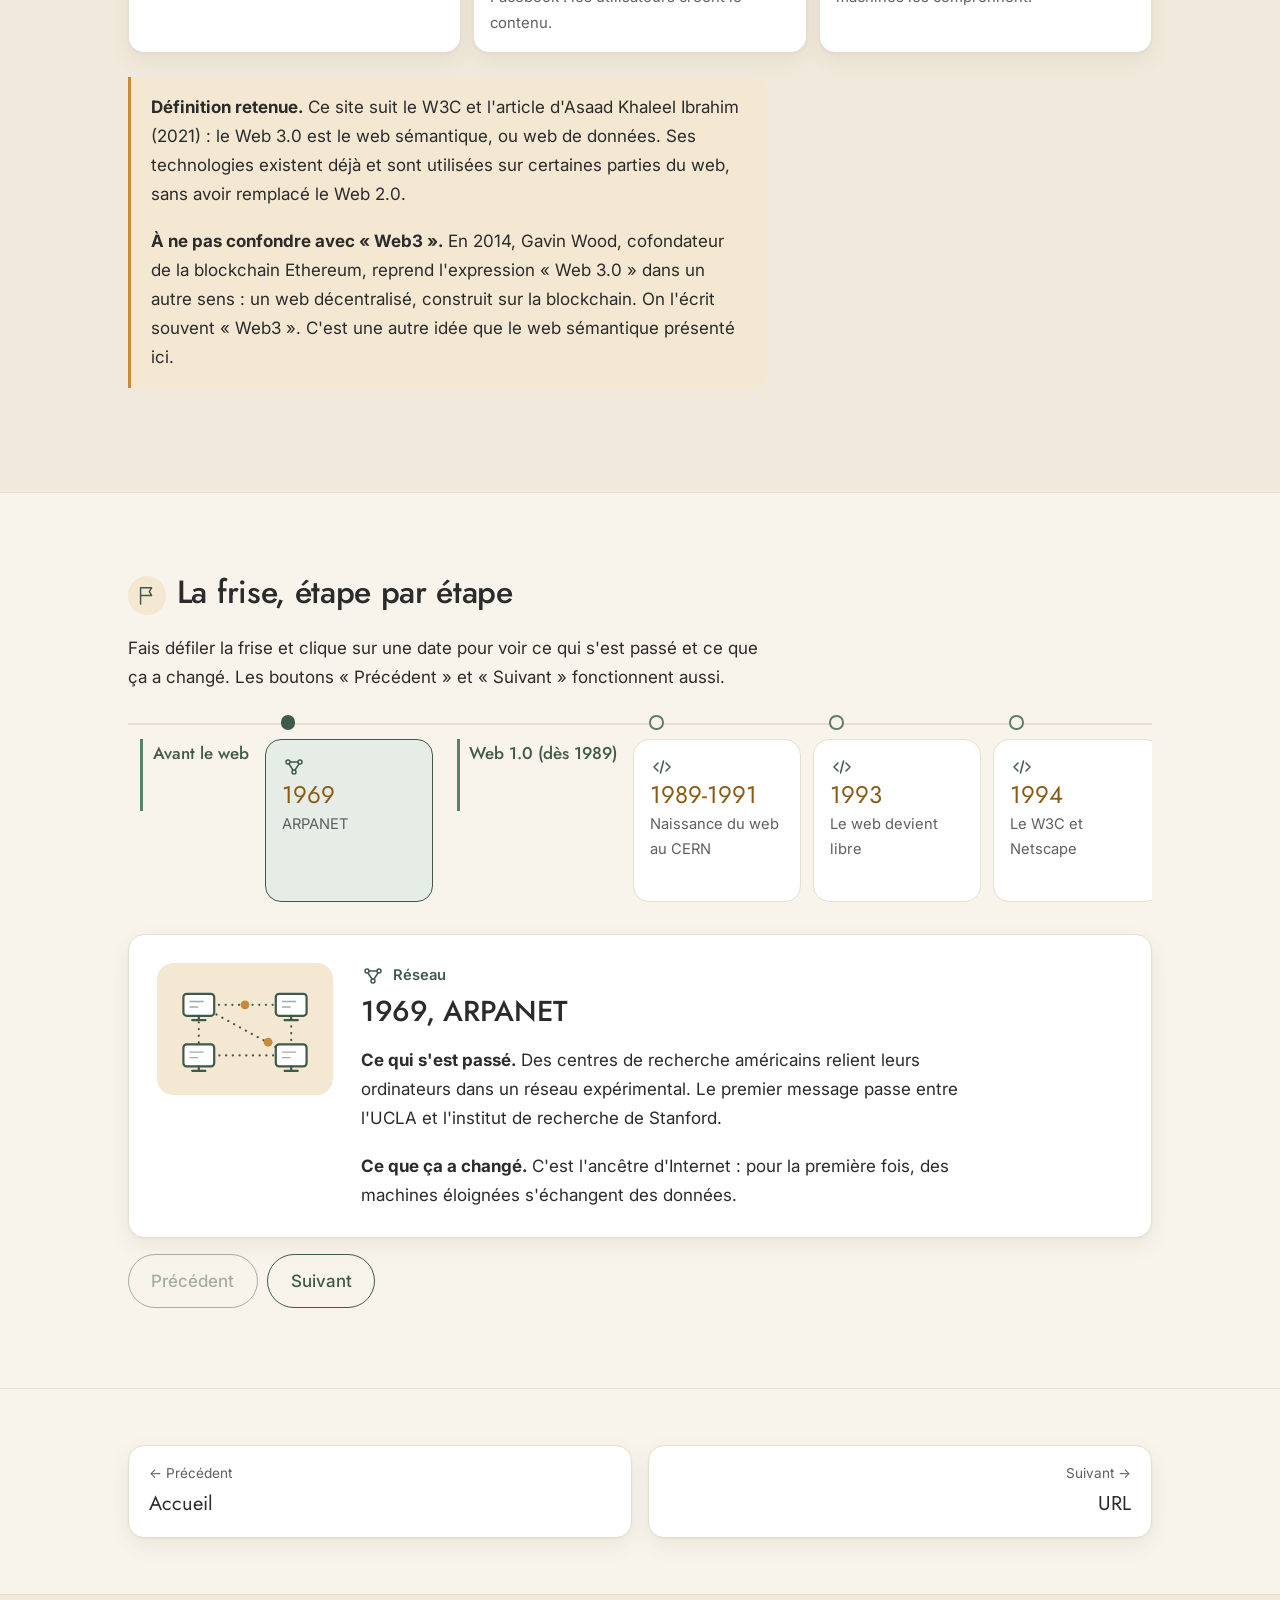
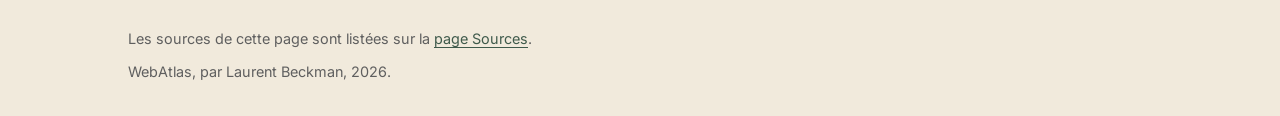
<file: timeline.html>
<!DOCTYPE html>
<html lang="fr">

<head>
    <meta charset="UTF-8">
    <meta name="viewport" content="width=device-width, initial-scale=1">
    <title>Timeline du web · WebAtlas</title>
    <meta name="description"
        content="Les grandes dates du web, d'ARPANET au Web 3.0 : technologies, services et appareils qui ont changé la façon d'utiliser le web.">
    <link rel="icon"
        href="data:image/svg+xml,%3Csvg xmlns='http://www.w3.org/2000/svg' viewBox='0 0 32 32'%3E%3Ccircle cx='16' cy='16' r='14' fill='%235E7F6B'/%3E%3C/svg%3E">

    <link rel="preconnect" href="https://fonts.googleapis.com">
    <link rel="preconnect" href="https://fonts.gstatic.com" crossorigin>
    <link href="https://fonts.googleapis.com/css2?family=Inter:wght@400;500;600&family=Jost:wght@400;500&display=swap"
        rel="stylesheet">

    <link rel="stylesheet" href="css/style.css">
    <script src="js/main.js"></script>
    <script src="js/timeline.js" defer></script>
</head>

<body>
    <a class="skip-link" href="#contenu">Aller au contenu</a>

    <header class="site-header">
        <div class="header-inner">
            <a class="logo" href="index.html">WebAtlas</a>
            <button class="nav-toggle" type="button" aria-expanded="false" aria-controls="menu">Menu</button>
            <nav class="site-nav" id="menu" aria-label="Navigation principale">
                <ul>
                    <li><a href="index.html">Accueil</a></li>
                    <li><a href="timeline.html" aria-current="page">Timeline</a></li>
                    <li><a href="urls.html">URL</a></li>
                    <li><a href="domaines.html">Domaines</a></li>
                    <li><a href="standards.html">Standards</a></li>
                    <li><a href="securite.html">Sécurité</a></li>
                    <li><a href="sources.html">Sources</a></li>
                </ul>
            </nav>
        </div>
    </header>

    <main id="contenu" tabindex="-1">

        <div class="container page-title">
            <h1>Timeline du web</h1>
            <p class="lead">Le web a à peine plus de trente ans, et il a déjà changé plusieurs fois. Remontons le temps,
                des premiers câbles jusqu'au web d'aujourd'hui.</p>
            <svg class="illu page-illu" viewBox="0 0 160 130" aria-hidden="true" focusable="false">
                <path class="trait" d="M14 88H146" />
                <path class="trait fin" d="M28 78Q45 40 62 78M62 76Q81 30 100 76M100 74Q119 22 138 74"
                    stroke-dasharray="3 5" />
                <circle class="trait blanc" cx="28" cy="88" r="7" />
                <circle class="trait blanc" cx="62" cy="88" r="9" />
                <circle class="trait sauge" cx="100" cy="88" r="11" />
                <circle class="chaud" cx="138" cy="88" r="13" />
            </svg>
        </div>

        <section class="section" aria-labelledby="difference">
            <div class="container">
                <h2 id="difference"><img class="ico-titre" src="img/icones/globe.svg" alt="" width="24" height="24">Internet et le web : deux choses différentes</h2>
                <div class="prose">
                    <p>On confond souvent les deux. <strong>Internet</strong> est le réseau mondial de câbles, de
                        machines et de règles de communication qui relie les ordinateurs. Le <strong>web</strong> est un
                        service qui fonctionne sur ce réseau : des pages liées entre elles, qu'on consulte avec un
                        navigateur.</p>
                    <p>Le courriel et de nombreux jeux en ligne utilisent aussi Internet, sans passer forcément par le
                        web.</p>
                </div>

                <figure>
                    <div class="figure-box">
                        <svg class="schema" viewBox="0 0 420 260" role="img" aria-labelledby="inet-titre inet-desc">
                            <title id="inet-titre">Le web dans Internet</title>
                            <desc id="inet-desc">Une grande forme représente Internet, le réseau. À l'intérieur, une
                                forme plus petite représente le web. À côté du web, le courriel, les jeux en ligne et la
                                visioconférence utilisent aussi Internet.</desc>
                            <ellipse class="boite" cx="210" cy="130" rx="200" ry="115" />
                            <text x="210" y="45" text-anchor="middle">Internet : le réseau</text>
                            <ellipse class="boite" cx="150" cy="135" rx="105" ry="68"
                                style="fill: var(--accent-pale)" />
                            <text x="150" y="130" text-anchor="middle">Le web</text>
                            <text class="doux" x="150" y="152" text-anchor="middle">pages et liens</text>
                            <text class="doux" x="335" y="108" text-anchor="middle">courriel</text>
                            <text class="doux" x="335" y="132" text-anchor="middle">jeux en ligne</text>
                            <text class="doux" x="335" y="156" text-anchor="middle">visioconférence</text>
                        </svg>
                    </div>
                    <figcaption>Internet est le réseau. Le web est l'un des services qui l'utilisent.</figcaption>
                </figure>
            </div>
        </section>

        <section class="section" aria-labelledby="versions">
            <div class="container">
                <h2 id="versions"><img class="ico-titre" src="img/icones/couches.svg" alt="" width="24" height="24">Web 1.0, 2.0, 3.0 : trois générations</h2>
                <div class="prose">
                    <p>Pour résumer l'histoire du web, on parle de trois générations : « Web 1.0 », « Web 2.0 » et « Web
                        3.0 ». Ce ne sont pas des versions officielles, mais des étiquettes. Elles ne se remplacent pas
                        les unes les autres : leurs technologies existent encore toutes aujourd'hui.</p>
                </div>
                <ol class="cycle">
                    <li>
                        <h3><img class="ico" src="img/icones/oeil.svg" alt="" width="24" height="24">Web 1.0</h3>
                        <p>Le web de lecture (« read-only ») : des pages statiques en HTML, que l'on consulte sans
                            pouvoir y répondre.</p>
                    </li>
                    <li>
                        <h3><img class="ico" src="img/icones/crayon.svg" alt="" width="24" height="24">Web 2.0</h3>
                        <p>Le web de participation (« read-write »). Le terme apparaît en 1999 et devient
                            populaire en 2004. Wikis, blogs, YouTube, Facebook : les utilisateurs créent le contenu.</p>
                    </li>
                    <li>
                        <h3><img class="ico" src="img/icones/donnees.svg" alt="" width="24" height="24">Web 3.0</h3>
                        <p>Le web de données, ou web sémantique. Le W3C y travaille depuis 2001 : les données sont
                            décrites pour que les machines les comprennent.</p>
                    </li>
                </ol>
                <div class="callout">
                    <p><strong>Définition retenue.</strong> Ce site suit le W3C et l'article d'Asaad Khaleel Ibrahim
                        (2021) : le Web 3.0 est le web sémantique, ou web de données. Ses technologies existent déjà et
                        sont utilisées sur certaines parties du web, sans avoir remplacé le Web 2.0.</p>
                    <p><strong>À ne pas confondre avec « Web3 ».</strong> En 2014, Gavin Wood, cofondateur de la
                        blockchain Ethereum, reprend l'expression « Web 3.0 » dans un autre sens : un web décentralisé,
                        construit sur la blockchain. On l'écrit souvent « Web3 ». C'est une autre idée que le web
                        sémantique présenté ici.</p>
                </div>
            </div>
        </section>

        <section class="section" aria-labelledby="frise-titre">
            <div class="container">
                <h2 id="frise-titre"><img class="ico-titre" src="img/icones/drapeau.svg" alt="" width="24" height="24">La frise, étape par étape</h2>
                <p class="prose">Fais défiler la frise et clique sur une date pour voir ce qui s'est passé et ce que ça
                    a changé. Les boutons « Précédent » et « Suivant » fonctionnent aussi.</p>

                <noscript>
                    <p>Activez JavaScript pour afficher la frise.</p>
                </noscript>
                <ol class="frise" id="frise" aria-label="Les grandes étapes du web"></ol>
                <div class="step-detail" id="frise-detail" aria-live="polite"></div>
                <div class="frise-nav">
                    <button class="btn btn-ghost" type="button" id="frise-prec">Précédent</button>
                    <button class="btn btn-ghost" type="button" id="frise-suiv">Suivant</button>
                </div>

            </div>
        </section>

        <nav class="page-nav" aria-label="Navigation entre les sujets">
            <div class="container page-nav-inner">
                <a class="page-nav-lien" rel="prev" href="index.html"><span class="page-nav-sens"><span
                            aria-hidden="true">←</span> Précédent</span><span class="page-nav-nom">Accueil</span></a>
                <a class="page-nav-lien page-nav-suivant" rel="next" href="urls.html"><span
                        class="page-nav-sens">Suivant <span aria-hidden="true">→</span></span><span
                        class="page-nav-nom">URL</span></a>
            </div>
        </nav>

    </main>

    <footer class="site-footer">
        <div class="container">
            <p>Les sources de cette page sont listées sur la <a href="sources.html">page Sources</a>.</p>
            <p>WebAtlas, par Laurent Beckman, 2026.</p>
        </div>
    </footer>
</body>

</html>
</file>
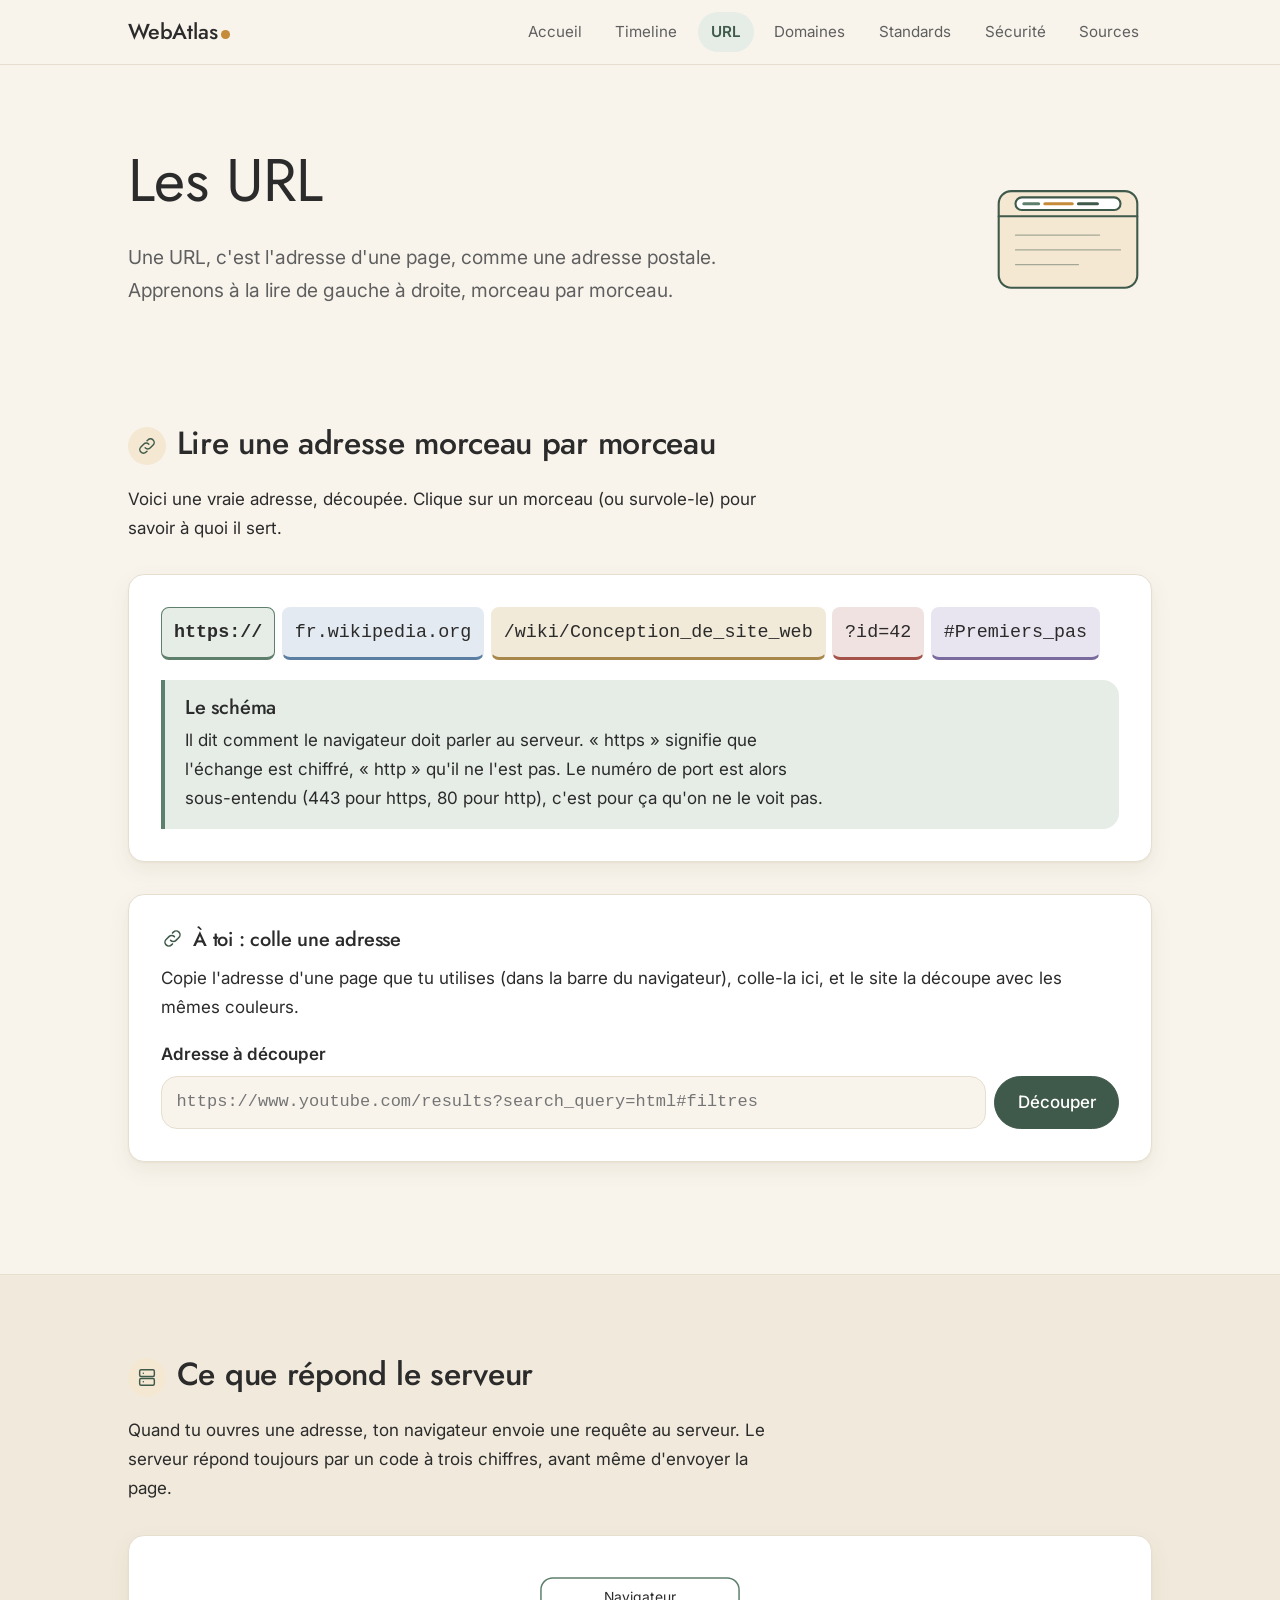
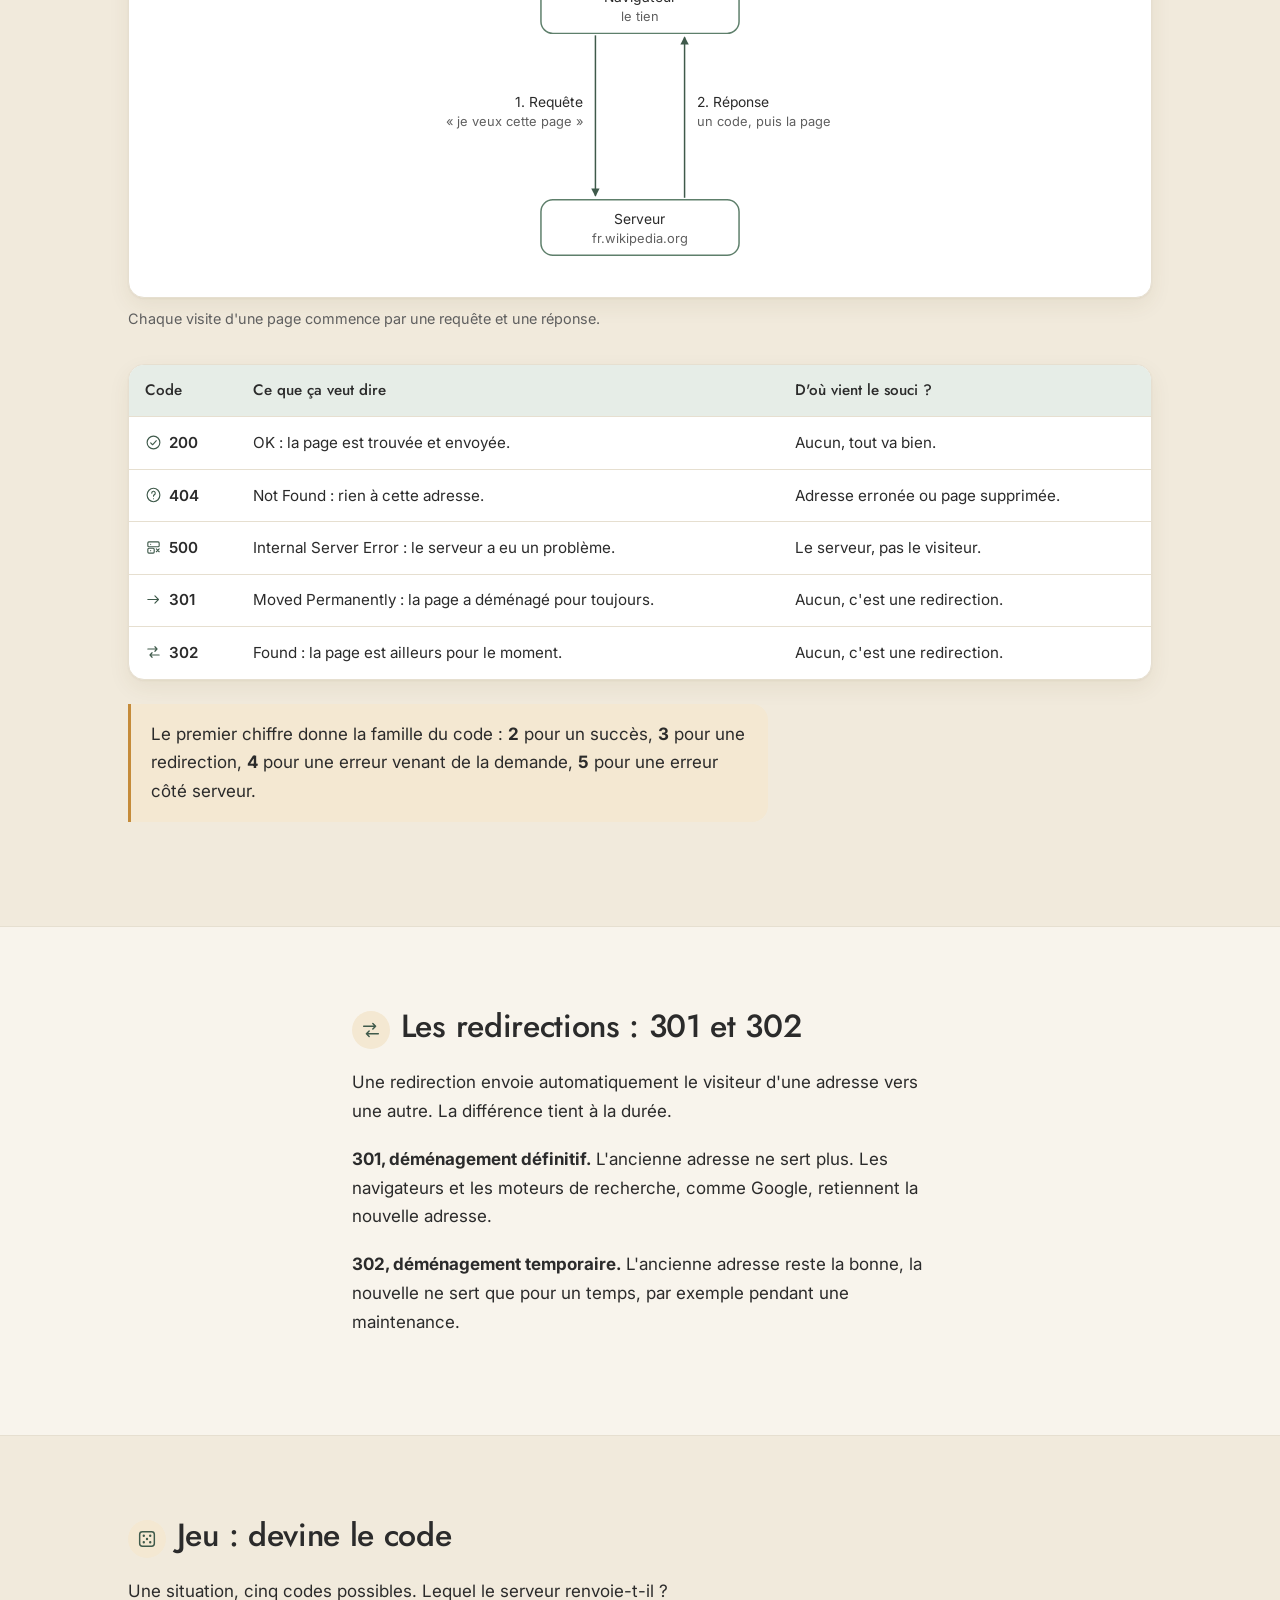
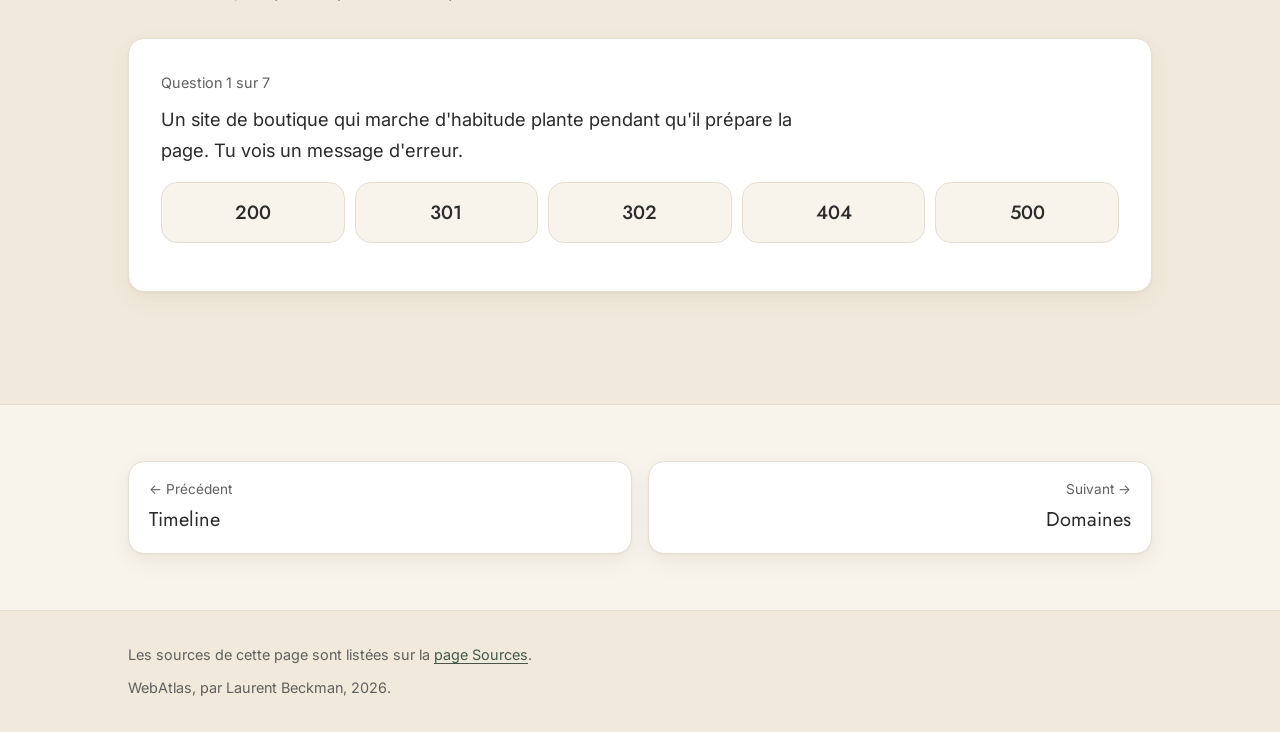
<file: urls.html>
<!DOCTYPE html>
<html lang="fr">

<head>
    <meta charset="UTF-8">
    <meta name="viewport" content="width=device-width, initial-scale=1">
    <title>Les URL · WebAtlas</title>
    <meta name="description"
        content="Comment lire une adresse web morceau par morceau, ce que signifient les codes 200, 404, 500, 301 et 302, avec un jeu pour s'entraîner.">
    <link rel="icon"
        href="data:image/svg+xml,%3Csvg xmlns='http://www.w3.org/2000/svg' viewBox='0 0 32 32'%3E%3Ccircle cx='16' cy='16' r='14' fill='%235E7F6B'/%3E%3C/svg%3E">

    <link rel="preconnect" href="https://fonts.googleapis.com">
    <link rel="preconnect" href="https://fonts.gstatic.com" crossorigin>
    <link href="https://fonts.googleapis.com/css2?family=Inter:wght@400;500;600&family=Jost:wght@400;500&display=swap"
        rel="stylesheet">

    <link rel="stylesheet" href="css/style.css">
    <script src="js/main.js"></script>
    <script src="js/url.js" defer></script>
</head>

<body>
    <a class="skip-link" href="#contenu">Aller au contenu</a>

    <header class="site-header">
        <div class="header-inner">
            <a class="logo" href="index.html">WebAtlas</a>
            <button class="nav-toggle" type="button" aria-expanded="false" aria-controls="menu">Menu</button>
            <nav class="site-nav" id="menu" aria-label="Navigation principale">
                <ul>
                    <li><a href="index.html">Accueil</a></li>
                    <li><a href="timeline.html">Timeline</a></li>
                    <li><a href="urls.html" aria-current="page">URL</a></li>
                    <li><a href="domaines.html">Domaines</a></li>
                    <li><a href="standards.html">Standards</a></li>
                    <li><a href="securite.html">Sécurité</a></li>
                    <li><a href="sources.html">Sources</a></li>
                </ul>
            </nav>
        </div>
    </header>

    <main id="contenu" tabindex="-1">

        <div class="container page-title">
            <h1>Les URL</h1>
            <p class="lead">Une URL, c'est l'adresse d'une page, comme une adresse postale. Apprenons à la lire de
                gauche à droite, morceau par morceau.</p>
            <svg class="illu page-illu" viewBox="0 0 160 130" aria-hidden="true" focusable="false">
                <rect class="trait sable" x="14" y="22" width="132" height="92" rx="12" />
                <path class="trait" d="M14 46H146" />
                <rect class="trait blanc" x="30" y="28" width="100" height="12" rx="6" />
                <path class="seg" style="stroke:var(--accent)" d="M38 34h14" />
                <path class="seg" style="stroke:var(--chaud)" d="M58 34h26" />
                <path class="seg" style="stroke:var(--accent-fort)" d="M90 34h18" />
                <path class="trait fin" d="M30 64H110M30 78H130M30 92H90" />
            </svg>
        </div>

        <section class="section" aria-labelledby="decomposer">
            <div class="container">
                <h2 id="decomposer"><img class="ico-titre" src="img/icones/lien.svg" alt="" width="24" height="24">Lire une adresse morceau par morceau</h2>
                <p class="prose">Voici une vraie adresse, découpée. Clique sur un morceau (ou survole-le) pour savoir à
                    quoi il sert.</p>

                <div class="widget">
                    <div class="url-parts" id="url-parts" role="group" aria-label="Morceaux de l'adresse"></div>
                    <div class="url-explain" id="url-explication" aria-live="polite">
                        <h3></h3>
                        <p></p>
                    </div>
                    <noscript>
                        <p>Activez JavaScript pour explorer l'adresse. En résumé : le schéma (<code>https://</code>), le
                            domaine (<code>fr.wikipedia.org</code>), le chemin
                            (<code>/wiki/Conception_de_site_web</code>), les paramètres (<code>?id=42</code>) et l'ancre
                            (<code>#Premiers_pas</code>).</p>
                    </noscript>
                </div>

                <div class="widget">
                    <h3><img class="ico" src="img/icones/lien.svg" alt="" width="24" height="24">À toi : colle une adresse</h3>
                    <p>Copie l'adresse d'une page que tu utilises (dans la barre du navigateur), colle-la ici, et le
                        site la découpe avec les mêmes couleurs.</p>
                    <form class="url-form" id="url-form">
                        <label for="url-saisie">Adresse à découper</label>
                        <div class="url-form-ligne">
                            <input type="text" id="url-saisie" inputmode="url" autocomplete="off" spellcheck="false"
                                placeholder="https://www.youtube.com/results?search_query=html#filtres">
                            <button class="btn" type="submit">Découper</button>
                        </div>
                    </form>
                    <p class="url-erreur" id="url-erreur" role="alert" hidden></p>
                    <div id="url-resultat" aria-live="polite" hidden>
                        <p class="note" id="url-info" hidden></p>
                        <div class="url-parts" id="url-perso"></div>
                        <ul class="url-legende" id="url-legende"></ul>
                    </div>
                    <noscript>
                        <p>Activez JavaScript pour découper ta propre adresse.</p>
                    </noscript>
                </div>
            </div>
        </section>

        <section class="section" aria-labelledby="codes">
            <div class="container">
                <h2 id="codes"><img class="ico-titre" src="img/icones/serveur.svg" alt="" width="24" height="24">Ce que répond le serveur</h2>
                <div class="prose">
                    <p>Quand tu ouvres une adresse, ton navigateur envoie une requête au serveur. Le serveur répond
                        toujours par un code à trois chiffres, avant même d'envoyer la page.</p>
                </div>

                <figure>
                    <div class="figure-box">
                        <svg class="schema" viewBox="0 0 420 300" role="img" aria-labelledby="schema-titre schema-desc">
                            <title id="schema-titre">Échange entre un navigateur et un serveur</title>
                            <desc id="schema-desc">Le navigateur envoie une requête au serveur, puis le serveur répond
                                avec un code et la page.</desc>
                            <defs>
                                <marker id="pointe" viewBox="0 0 10 10" refX="8" refY="5" markerWidth="7"
                                    markerHeight="7" orient="auto-start-reverse">
                                    <path class="pointe" d="M1 1L9 5L1 9z" />
                                </marker>
                            </defs>
                            <rect class="boite" x="110" y="10" width="200" height="56" rx="12" />
                            <text x="210" y="34" text-anchor="middle">Navigateur</text>
                            <text class="doux" x="210" y="54" text-anchor="middle">le tien</text>
                            <rect class="boite" x="110" y="234" width="200" height="56" rx="12" />
                            <text x="210" y="258" text-anchor="middle">Serveur</text>
                            <text class="doux" x="210" y="278" text-anchor="middle">fr.wikipedia.org</text>
                            <path class="fleche" d="M165 68V230" marker-end="url(#pointe)" />
                            <path class="fleche" d="M255 232V70" marker-end="url(#pointe)" />
                            <text x="152" y="140" text-anchor="end">1. Requête</text>
                            <text class="doux" x="152" y="160" text-anchor="end">« je veux cette page »</text>
                            <text x="268" y="140">2. Réponse</text>
                            <text class="doux" x="268" y="160">un code, puis la page</text>
                        </svg>
                    </div>
                    <figcaption>Chaque visite d'une page commence par une requête et une réponse.</figcaption>
                </figure>

                <div class="table-wrap">
                    <table>
                        <caption class="sr-only">Les cinq codes à connaître</caption>
                        <thead>
                            <tr>
                                <th scope="col">Code</th>
                                <th scope="col">Ce que ça veut dire</th>
                                <th scope="col">D'où vient le souci ?</th>
                            </tr>
                        </thead>
                        <tbody>
                            <tr>
                                <td><img class="ico" src="img/icones/ok.svg" alt="" width="24" height="24">200</td>
                                <td>OK : la page est trouvée et envoyée.</td>
                                <td>Aucun, tout va bien.</td>
                            </tr>
                            <tr>
                                <td><img class="ico" src="img/icones/question.svg" alt="" width="24" height="24">404</td>
                                <td>Not Found : rien à cette adresse.</td>
                                <td>Adresse erronée ou page supprimée.</td>
                            </tr>
                            <tr>
                                <td><img class="ico" src="img/icones/serveur-ko.svg" alt="" width="24" height="24">500</td>
                                <td>Internal Server Error : le serveur a eu un problème.</td>
                                <td>Le serveur, pas le visiteur.</td>
                            </tr>
                            <tr>
                                <td><img class="ico" src="img/icones/fleche-droite.svg" alt="" width="24" height="24">301</td>
                                <td>Moved Permanently : la page a déménagé pour toujours.</td>
                                <td>Aucun, c'est une redirection.</td>
                            </tr>
                            <tr>
                                <td><img class="ico" src="img/icones/aller-retour.svg" alt="" width="24" height="24">302</td>
                                <td>Found : la page est ailleurs pour le moment.</td>
                                <td>Aucun, c'est une redirection.</td>
                            </tr>
                        </tbody>
                    </table>
                </div>

                <div class="callout">
                    <p>Le premier chiffre donne la famille du code : <strong>2</strong> pour un succès,
                        <strong>3</strong> pour une redirection, <strong>4</strong> pour une erreur venant de la
                        demande, <strong>5</strong> pour une erreur côté serveur.</p>
                </div>
            </div>
        </section>

        <section class="section" aria-labelledby="redirections">
            <div class="container prose">
                <h2 id="redirections"><img class="ico-titre" src="img/icones/aller-retour.svg" alt="" width="24" height="24">Les redirections : 301 et 302</h2>
                <p>Une redirection envoie automatiquement le visiteur d'une adresse vers une autre. La différence tient
                    à la durée.</p>
                <p><strong>301, déménagement définitif.</strong> L'ancienne adresse ne sert plus. Les navigateurs et les
                    moteurs de recherche, comme Google, retiennent la nouvelle adresse.</p>
                <p><strong>302, déménagement temporaire.</strong> L'ancienne adresse reste la bonne, la nouvelle ne sert
                    que pour un temps, par exemple pendant une maintenance.</p>
            </div>
        </section>

        <section class="section" aria-labelledby="jeu-titre">
            <div class="container">
                <h2 id="jeu-titre"><img class="ico-titre" src="img/icones/de.svg" alt="" width="24" height="24">Jeu : devine le code</h2>
                <p class="prose">Une situation, cinq codes possibles. Lequel le serveur renvoie-t-il ?</p>

                <div class="widget">
                    <noscript>
                        <p>Activez JavaScript pour jouer.</p>
                    </noscript>
                    <div id="jeu-zone" hidden>
                        <p class="game-meta" id="jeu-progression"></p>
                        <p class="scenario" id="jeu-scenario"></p>
                        <div class="choices codes" id="jeu-choix"></div>
                        <div class="feedback" id="jeu-retour" aria-live="polite" hidden></div>
                        <div class="game-actions"><button class="btn" type="button" id="jeu-suivant" hidden>Question
                                suivante</button></div>
                    </div>
                    <div id="jeu-fin" hidden>
                        <h3 id="jeu-score"></h3>
                        <p id="jeu-message"></p>
                        <button class="btn" type="button" id="jeu-rejouer">Rejouer</button>
                    </div>
                </div>

            </div>
        </section>

        <nav class="page-nav" aria-label="Navigation entre les sujets">
            <div class="container page-nav-inner">
                <a class="page-nav-lien" rel="prev" href="timeline.html"><span class="page-nav-sens"><span
                            aria-hidden="true">←</span> Précédent</span><span class="page-nav-nom">Timeline</span></a>
                <a class="page-nav-lien page-nav-suivant" rel="next" href="domaines.html"><span
                        class="page-nav-sens">Suivant <span aria-hidden="true">→</span></span><span
                        class="page-nav-nom">Domaines</span></a>
            </div>
        </nav>

    </main>

    <footer class="site-footer">
        <div class="container">
            <p>Les sources de cette page sont listées sur la <a href="sources.html">page Sources</a>.</p>
            <p>WebAtlas, par Laurent Beckman, 2026.</p>
        </div>
    </footer>
</body>

</html>
</file>
<file: css/style.css>
/* ==========================================================
   Site de veille · style.css
   Identité : minimalisme scandinave, vert sauge
   Sommaire : 1 Variables · 2 Base · 3 Menu · 4 Mise en page
   5 Accueil · 6 Cartes · 7 Composants · 8 Pied de page
   9 Responsive · 10 Mouvement réduit
   ========================================================== */

/* 1. VARIABLES : un seul endroit pour changer l'identité */
:root {
  --fond: #F7F5F0;          /* blanc cassé chaud */
  --surface: #FFFFFF;       /* cartes */
  --texte: #2B2B2B;         /* anthracite */
  --texte-doux: #5F5F5F;    /* texte secondaire */
  --ligne: #E4E0D6;         /* bordures fines */
  --accent: #5E7F6B;        /* vert sauge : fonds, traits, schémas */
  --accent-fort: #3F5A4B;   /* sauge foncé : liens, boutons (contraste lisible) */
  --accent-pale: #E6EDE7;   /* sauge très clair : survols, encadrés */
  --ok: #4F7A5C;
  --ok-pale: #E3EEE6;
  --ko: #A5524A;
  --ko-pale: #F4E4E1;

  --police-titre: "Jost", "Century Gothic", "Segoe UI", sans-serif;
  --police-texte: "Inter", "Segoe UI", Roboto, Arial, sans-serif;

  --rayon: 12px;
  --largeur: 68rem;
  --lecture: 40rem;         /* ~65 caractères par ligne */
  --espace: clamp(1.25rem, 4vw, 2rem);
}

/* 2. BASE */
*, *::before, *::after { box-sizing: border-box; }
html { scroll-behavior: smooth; -webkit-text-size-adjust: 100%; }

body {
  margin: 0;
  background: var(--fond);
  color: var(--texte);
  font-family: var(--police-texte);
  font-size: 1.0625rem;
  line-height: 1.7;
}

h1, h2, h3 {
  font-family: var(--police-titre);
  font-weight: 500;
  line-height: 1.2;
  letter-spacing: -0.01em;
  margin: 0 0 0.6em;
}
h1 { font-size: clamp(2.25rem, 6vw, 3.75rem); font-weight: 400; }
h2 { font-size: clamp(1.5rem, 3.5vw, 2rem); margin-top: 2.5em; }
h3 { font-size: 1.25rem; }

p { margin: 0 0 1.1em; }
img, svg { max-width: 100%; height: auto; }

a { color: var(--accent-fort); text-underline-offset: 0.2em; }
a:hover { color: var(--texte); }

:focus-visible {
  outline: 3px solid var(--accent-fort);
  outline-offset: 3px;
  border-radius: 4px;
}

.skip-link {
  position: absolute;
  left: 1rem;
  top: -4rem;
  background: var(--accent-fort);
  color: #fff;
  padding: 0.6rem 1rem;
  border-radius: var(--rayon);
  z-index: 100;
}
.skip-link:focus { top: 1rem; }

/* 3. MENU : identique sur toutes les pages */
.site-header {
  background: var(--fond);
  border-bottom: 1px solid var(--ligne);
  position: sticky;
  top: 0;
  z-index: 50;
}
.header-inner {
  max-width: var(--largeur);
  margin: 0 auto;
  padding: 0.75rem var(--espace);
  display: flex;
  flex-wrap: wrap;
  align-items: center;
  justify-content: space-between;
  gap: 0.5rem 1.5rem;
}
.logo {
  font-family: var(--police-titre);
  font-size: 1.35rem;
  font-weight: 500;
  color: var(--texte);
  text-decoration: none;
}
.site-nav ul {
  list-style: none;
  margin: 0;
  padding: 0;
  display: flex;
  flex-wrap: wrap;
  gap: 0.25rem 0.5rem;
}
.site-nav a {
  display: block;
  padding: 0.45rem 0.8rem;
  border-radius: 999px;
  color: var(--texte-doux);
  text-decoration: none;
  font-size: 0.95rem;
}
.site-nav a:hover { background: var(--accent-pale); color: var(--texte); }
.site-nav a[aria-current="page"] {
  background: var(--accent-pale);
  color: var(--accent-fort);
  font-weight: 600;
}

/* Bouton du menu : visible seulement si JavaScript tourne (classe "js" ajoutée par main.js) */
.nav-toggle {
  display: none;
  font: inherit;
  font-size: 0.95rem;
  padding: 0.45rem 1rem;
  border: 1px solid var(--ligne);
  border-radius: 999px;
  background: var(--surface);
  color: var(--texte);
  cursor: pointer;
}

/* 4. MISE EN PAGE */
main { display: block; }
.container {
  max-width: var(--largeur);
  margin: 0 auto;
  padding: 0 var(--espace);
}
.section { padding: clamp(2.5rem, 7vw, 5rem) 0; }
.section + .section { border-top: 1px solid var(--ligne); }
.section > .container > h2:first-child { margin-top: 0; }
.prose { max-width: var(--lecture); }
.lead { font-size: 1.2rem; color: var(--texte-doux); max-width: var(--lecture); }

.page-title { padding: clamp(2.5rem, 8vw, 5rem) 0 1rem; }
.page-title h1 { margin-bottom: 0.4em; }

/* 5. ACCUEIL : le seul moment animé du site */
.hero { padding: clamp(3.5rem, 12vw, 8rem) 0 clamp(2.5rem, 8vw, 5rem); }
.hero h1 { max-width: 14ch; }
.hero .lead { margin-bottom: 1.5rem; }
.hero > .container > * { animation: apparition 0.7s ease both; }
.hero > .container > :nth-child(2) { animation-delay: 0.12s; }
.hero > .container > :nth-child(3) { animation-delay: 0.24s; }
@keyframes apparition {
  from { opacity: 0; transform: translateY(0.75rem); }
  to   { opacity: 1; transform: none; }
}

/* 6. CARTES : une par sujet sur l'accueil */
.card-grid {
  display: grid;
  grid-template-columns: repeat(auto-fit, minmax(16rem, 1fr));
  gap: 1rem;
}
.card {
  display: block;
  background: var(--surface);
  border: 1px solid var(--ligne);
  border-radius: var(--rayon);
  padding: 1.5rem;
  color: var(--texte);
  text-decoration: none;
  transition: border-color 0.2s;
}
.card:hover { border-color: var(--accent); color: var(--texte); }
.card svg { width: 2.5rem; height: 2.5rem; margin-bottom: 1rem; stroke: var(--accent); }
.card h3 { margin-bottom: 0.3em; }
.card p { margin: 0; color: var(--texte-doux); font-size: 0.97rem; }

/* 7. COMPOSANTS PARTAGÉS (réutilisés par les pages interactives) */
.btn {
  display: inline-block;
  font: inherit;
  font-weight: 500;
  padding: 0.7rem 1.4rem;
  border: 1px solid var(--accent-fort);
  border-radius: 999px;
  background: var(--accent-fort);
  color: #fff;
  text-decoration: none;
  cursor: pointer;
}
.btn:hover { background: var(--texte); border-color: var(--texte); color: #fff; }
.btn-ghost { background: transparent; color: var(--accent-fort); }
.btn-ghost:hover { background: var(--accent-pale); color: var(--accent-fort); border-color: var(--accent-fort); }

figure { margin: 2rem 0; }
figcaption { margin-top: 0.6rem; font-size: 0.9rem; color: var(--texte-doux); }
.figure-box {
  background: var(--surface);
  border: 1px solid var(--ligne);
  border-radius: var(--rayon);
  padding: clamp(1rem, 3vw, 2rem);
}

.callout {
  background: var(--accent-pale);
  border-left: 3px solid var(--accent);
  border-radius: 0 var(--rayon) var(--rayon) 0;
  padding: 1rem 1.25rem;
  margin: 1.5rem 0;
  max-width: var(--lecture);
}
.callout p:last-child { margin-bottom: 0; }

/* Zone interactive (quiz, jeu, curseur...) */
.widget {
  background: var(--surface);
  border: 1px solid var(--ligne);
  border-radius: var(--rayon);
  padding: clamp(1.25rem, 4vw, 2rem);
  margin: 2rem 0;
}

/* Choix de réponse (quiz, jeu « devine le code ») */
.choices { display: grid; gap: 0.6rem; margin: 1rem 0; }
.choice {
  font: inherit;
  text-align: left;
  padding: 0.8rem 1.1rem;
  border: 1px solid var(--ligne);
  border-radius: var(--rayon);
  background: var(--fond);
  color: var(--texte);
  cursor: pointer;
}
.choice:hover:not(:disabled) { border-color: var(--accent); background: var(--accent-pale); }
.choice.is-ok { background: var(--ok-pale); border-color: var(--ok); }
.choice.is-ko { background: var(--ko-pale); border-color: var(--ko); }
.choice:disabled { cursor: default; }
.feedback { margin-top: 1rem; padding: 0.8rem 1rem; border-radius: var(--rayon); background: var(--accent-pale); }

/* Tableau (sources, prix) : défile dans son cadre sur téléphone */
.table-wrap { overflow-x: auto; border: 1px solid var(--ligne); border-radius: var(--rayon); background: var(--surface); }
table { width: 100%; border-collapse: collapse; font-size: 0.95rem; }
th, td { text-align: left; padding: 0.8rem 1rem; border-bottom: 1px solid var(--ligne); vertical-align: top; }
th { font-family: var(--police-titre); font-weight: 500; background: var(--accent-pale); }
tr:last-child td { border-bottom: 0; }

/* 8. PIED DE PAGE */
.site-footer { border-top: 1px solid var(--ligne); padding: 2rem 0; color: var(--texte-doux); font-size: 0.9rem; }
.site-footer p { margin: 0; }

/* 9. RESPONSIVE : on conçoit pour le téléphone, puis on agrandit */
@media (max-width: 48rem) {
  .js .nav-toggle { display: inline-block; }
  .js .site-nav { display: none; width: 100%; }
  .js .site-nav.is-open { display: block; }
  .site-nav ul { flex-direction: column; }
  .site-nav a { border-radius: var(--rayon); }
}

/* 10. MOUVEMENT RÉDUIT : on respecte le réglage de l'utilisateur */
@media (prefers-reduced-motion: reduce) {
  html { scroll-behavior: auto; }
  *, *::before, *::after { animation: none !important; transition: none !important; }
}

/* 11. PAGE URL : décomposeur, schéma, tableau, jeu */
[hidden] { display: none !important; }

code {
  font-family: ui-monospace, "SF Mono", Consolas, monospace;
  font-size: 0.92em;
  background: var(--accent-pale);
  padding: 0.1em 0.35em;
  border-radius: 4px;
}
td:first-child { font-weight: 600; white-space: nowrap; }

/* Une teinte par morceau d'URL (les couleurs servent ici à distinguer les morceaux) */
[data-seg="1"] { --seg: #E6EDE7; --seg-fort: #5E7F6B; }
[data-seg="2"] { --seg: #E3EAF1; --seg-fort: #5B7FA3; }
[data-seg="3"] { --seg: #F2EAD8; --seg-fort: #A8874A; }
[data-seg="4"] { --seg: #F0E2E0; --seg-fort: #A5524A; }
[data-seg="5"] { --seg: #E8E4F0; --seg-fort: #7A6A9E; }

.url-parts {
  display: flex;
  flex-wrap: wrap;
  gap: 0.4rem;
  font-family: ui-monospace, "SF Mono", Consolas, monospace;
  font-size: clamp(0.95rem, 2.8vw, 1.15rem);
}
.url-part {
  font: inherit;
  text-align: left;
  padding: 0.55rem 0.75rem;
  background: var(--seg);
  color: var(--texte);
  border: 1px solid transparent;
  border-bottom: 3px solid var(--seg-fort);
  border-radius: 8px;
  cursor: pointer;
  overflow-wrap: anywhere;
}
.url-part[aria-pressed="true"] { border-color: var(--seg-fort); font-weight: 700; }
.url-explain {
  margin-top: 1.25rem;
  padding: 1rem 1.25rem;
  background: var(--seg);
  border-left: 4px solid var(--seg-fort);
  border-radius: 0 var(--rayon) var(--rayon) 0;
}
.url-explain h3 { margin-bottom: 0.3em; }
.url-explain p { margin: 0; max-width: var(--lecture); }

/* Schéma requête / réponse */
.schema { display: block; width: 100%; max-width: 26rem; margin: 0 auto; }
.schema .boite { fill: var(--surface); stroke: var(--accent); stroke-width: 1.5; }
.schema text { fill: var(--texte); font-family: var(--police-texte); font-size: 14px; }
.schema .doux { fill: var(--texte-doux); font-size: 13px; }
.schema .fleche { fill: none; stroke: var(--accent-fort); stroke-width: 1.5; }
.schema .pointe { fill: var(--accent-fort); }

/* Jeu « devine le code » */
.game-meta { color: var(--texte-doux); font-size: 0.9rem; margin: 0 0 0.5rem; }
.scenario { font-size: 1.15rem; margin: 0 0 1rem; max-width: var(--lecture); }
.choices.codes { grid-template-columns: repeat(auto-fit, minmax(4.5rem, 1fr)); }
.choices.codes .choice { text-align: center; font-family: var(--police-titre); font-size: 1.2rem; font-weight: 500; }
.game-actions { margin-top: 1rem; }

/* Texte réservé aux lecteurs d'écran */
.sr-only {
  position: absolute;
  width: 1px;
  height: 1px;
  overflow: hidden;
  clip: rect(0 0 0 0);
  white-space: nowrap;
}

/* 12. PAGE TIMELINE : frise à faire défiler */
.frise {
  list-style: none;
  margin: 1.5rem 0 0;
  padding: 0 0 1rem;
  display: flex;
  gap: 0.75rem;
  overflow-x: auto;
  scroll-snap-type: x proximity;
}
.frise li { position: relative; flex: 0 0 10.5rem; padding-top: 1.5rem; scroll-snap-align: center; }
/* Le trait de la frise et le point de chaque étape */
.frise li::before { content: ""; position: absolute; top: 0.45rem; left: -0.75rem; right: 0; border-top: 2px solid var(--ligne); }
.frise li:first-child::before { left: 0; }
.frise li::after {
  content: "";
  position: absolute;
  top: 0;
  left: 1rem;
  width: 0.9rem;
  height: 0.9rem;
  border-radius: 50%;
  background: var(--fond);
  border: 2px solid var(--accent);
}
.frise li.is-active::after { background: var(--accent-fort); border-color: var(--accent-fort); }

.step {
  display: flex;
  flex-direction: column;
  gap: 0.2rem;
  width: 100%;
  height: 100%;
  font: inherit;
  text-align: left;
  padding: 0.9rem 1rem;
  background: var(--surface);
  color: var(--texte);
  border: 1px solid var(--ligne);
  border-radius: var(--rayon);
  cursor: pointer;
}
.step:hover { border-color: var(--accent); }
.step[aria-pressed="true"] { border-color: var(--accent-fort); background: var(--accent-pale); }
.step-year { font-family: var(--police-titre); font-size: 1.5rem; line-height: 1.1; }
.step-title { font-size: 0.92rem; color: var(--texte-doux); }

.icone { width: 1.5rem; height: 1.5rem; fill: none; stroke: var(--accent-fort); stroke-width: 1.5; stroke-linecap: round; stroke-linejoin: round; }

.step-detail { margin-top: 1rem; padding: clamp(1.1rem, 4vw, 1.75rem); background: var(--surface); border: 1px solid var(--ligne); border-radius: var(--rayon); }
.step-meta { display: flex; align-items: center; gap: 0.5rem; margin: 0 0 0.4rem; color: var(--accent-fort); font-weight: 600; font-size: 0.92rem; }
.step-detail h3 { font-size: clamp(1.4rem, 4vw, 1.8rem); margin-bottom: 0.6em; }
.step-detail p { max-width: var(--lecture); }
.step-detail p:last-child { margin-bottom: 0; }
.frise-nav { display: flex; gap: 0.6rem; margin-top: 1rem; }
.btn:disabled { opacity: 0.45; cursor: default; pointer-events: none; }

/* 13. PAGE DOMAINES : DNS pas à pas, comparateur de prix, cycle de vie */
.dns-etape { opacity: 0.18; transition: opacity 0.3s; }
.dns-etape.is-vu { opacity: 0.55; }
.dns-etape.is-actif { opacity: 1; }
.schema .num { fill: var(--accent-fort); font-weight: 600; font-size: 14px; }
.dns-nav { display: flex; align-items: center; flex-wrap: wrap; gap: 0.6rem; margin-top: 1rem; }
.dns-compteur { margin: 1rem 0 0.25rem; font-weight: 600; color: var(--accent-fort); }
.dns-texte { margin: 0; max-width: var(--lecture); min-height: 5.5em; }

.prix-controle { display: flex; align-items: center; flex-wrap: wrap; gap: 0.5rem 1rem; margin-bottom: 1.25rem; }
.prix-controle input[type="range"] { flex: 1 1 12rem; accent-color: var(--accent-fort); }
.barres { display: grid; gap: 0.9rem; }
.barre-ligne { display: grid; grid-template-columns: 4rem 1fr 6rem; align-items: center; gap: 0.75rem; }
.barre-fond { background: var(--accent-pale); border-radius: 999px; height: 0.9rem; overflow: hidden; }
.barre { display: block; height: 100%; background: var(--accent); border-radius: 999px; transition: width 0.35s; }
.barre-valeur { font-weight: 600; text-align: right; }
.note { font-size: 0.9rem; color: var(--texte-doux); max-width: var(--lecture); }

.cycle { list-style: none; margin: 1.5rem 0 0; padding: 0; display: grid; gap: 0.75rem; grid-template-columns: repeat(auto-fit, minmax(10rem, 1fr)); }
.cycle li { background: var(--surface); border: 1px solid var(--ligne); border-top: 4px solid var(--c); border-radius: var(--rayon); padding: 1rem; }
.cycle h3 { font-size: 1.1rem; margin-bottom: 0.3em; }
.cycle p { margin: 0; font-size: 0.93rem; color: var(--texte-doux); }
.cycle li:nth-child(1) { --c: var(--accent); }
.cycle li:nth-child(2) { --c: #A8874A; }
.cycle li:nth-child(3) { --c: #C27A4A; }
.cycle li:nth-child(4) { --c: var(--ko); }
.cycle li:nth-child(5) { --c: #8A8A8A; }

@media (max-width: 30rem) {
  .barre-ligne { grid-template-columns: 3.5rem 1fr; }
  .barre-valeur { grid-column: 2; text-align: left; }
}

/* 14. TIMELINE : étiquettes d'époque et idées */
.frise li.frise-ere { flex: 0 0 auto; padding: 1.5rem 0.25rem 0 0.75rem; }
.frise li.frise-ere::after { display: none; }
.frise-ere span {
  display: block;
  min-height: 4.5rem;
  padding-left: 0.6rem;
  border-left: 3px solid var(--accent);
  font-family: var(--police-titre);
  font-weight: 500;
  color: var(--accent-fort);
  white-space: nowrap;
}
.step-ere {
  margin-left: 0.25rem;
  padding: 0.05rem 0.6rem;
  border: 1px solid var(--ligne);
  border-radius: 999px;
  color: var(--texte-doux);
  font-weight: 500;
  font-size: 0.85rem;
}

/* 15. PAGE STANDARDS : cartes des organismes et démonstration avant / après */
.org { background: var(--surface); border: 1px solid var(--ligne); border-radius: var(--rayon); padding: 1.5rem; }
.org-sigle { margin: 0 0 0.2rem; font-family: var(--police-titre); font-size: 2rem; line-height: 1.1; color: var(--accent-fort); }
.org h3 { font-size: 1rem; font-weight: 500; color: var(--texte-doux); margin-bottom: 0.8rem; }
.org p { margin: 0 0 0.6rem; font-size: 0.97rem; }
.org p:last-child { margin-bottom: 0; }

.curseur input { width: 100%; accent-color: var(--accent-fort); }
.curseur-reperes { display: flex; justify-content: space-between; font-size: 0.85rem; color: var(--texte-doux); }
.demo-frames { display: grid; grid-template-columns: 1fr 1fr; gap: 1rem; margin: 1.25rem 0; }
.frame { border: 1px solid var(--ligne); border-radius: var(--rayon); overflow: hidden; background: #fff; }
.frame-barre { display: flex; align-items: center; gap: 0.4rem; padding: 0.5rem 0.75rem; background: var(--fond); border-bottom: 1px solid var(--ligne); font-size: 0.85rem; color: var(--texte-doux); }
.frame-barre i { display: inline-block; width: 0.6rem; height: 0.6rem; border-radius: 50%; background: var(--ligne); }

/* La mini-page affichée dans chaque navigateur */
.mini { padding: 1rem; font-family: var(--police-texte); font-size: 0.9rem; overflow: hidden; }
.mini-menu { display: flex; gap: 0.75rem; margin: 0 0 1rem; padding: 0; list-style: none; font-size: 0.85rem; font-weight: 500; color: var(--accent-fort); }
.mini-corps { display: flex; align-items: flex-start; gap: 1rem; }
.mini-texte { flex: 1 1 auto; min-width: 0; }
.mini h4 { margin: 0 0 0.4rem; font-family: var(--police-titre); font-size: 1.2rem; font-weight: 500; }
.mini p { margin: 0 0 0.8rem; line-height: 1.5; }
.mini-btn { display: inline-block; padding: 0.4rem 0.9rem; background: var(--accent-fort); color: #fff; border-radius: 999px; }
.mini-image { flex: 0 0 5rem; height: 5rem; border-radius: 10px; background: var(--accent-pale); border: 1px solid var(--accent); }

/* Navigateur B : ses défauts augmentent avec le niveau du curseur */
.demo:not([data-niveau="0"]) .frame-b .mini { font-family: "Times New Roman", Times, serif; font-size: 1rem; }
.demo:not([data-niveau="0"]) .frame-b .mini-btn { background: #d8d8d8; color: #000; border: 2px outset #aaa; border-radius: 0; padding: 0.2rem 0.6rem; }
.demo:not([data-niveau="0"]) .frame-b .mini-corps { padding-left: 1.25rem; }
.demo:not([data-niveau="0"]) .frame-b .mini-image { flex-basis: 6.5rem; height: 6.5rem; margin-top: 0.75rem; }
.demo[data-niveau="2"] .frame-b .mini { font-family: "Courier New", monospace; font-size: 0.8rem; }
.demo[data-niveau="2"] .frame-b .mini-menu { display: block; padding-left: 1.25rem; list-style: disc; }
.demo[data-niveau="2"] .frame-b .mini-corps { display: block; }
.demo[data-niveau="2"] .frame-b .mini-image { width: 140%; height: 3rem; margin-top: 0.5rem; }
.demo[data-niveau="2"] .frame-b .mini-btn { display: none; }
.demo[data-niveau="2"] .frame-b .mini p { color: #a0a0a0; }

@media (max-width: 40rem) {
  .demo-frames { grid-template-columns: 1fr; }
}

/* 16. PAGE SÉCURITÉ : cartes à retourner, message annoté, quiz, onglets */
.flip-face { background: var(--surface); border: 1px solid var(--ligne); border-radius: var(--rayon); padding: 1.5rem; }
.flip-face h3 { margin-bottom: 0.4em; }
.flip-face p { margin: 0 0 0.6rem; font-size: 0.97rem; }
.flip-back ul { margin: 0.25rem 0 0; padding-left: 1.1rem; font-size: 0.95rem; }
.flip-back li { margin-bottom: 0.4rem; }
.flip-btn { display: none; margin-top: 0.75rem; }
.js .flip-btn { display: inline-block; }
.js .flip { perspective: 1200px; }
.js .flip-inner { display: grid; transform-style: preserve-3d; transition: transform 0.6s; }
.js .flip-face { grid-area: 1 / 1; backface-visibility: hidden; -webkit-backface-visibility: hidden; }
.js .flip-back { transform: rotateY(180deg); }
.js .flip.is-flipped .flip-inner { transform: rotateY(180deg); }

/* Message (exemple annoté et quiz) */
.mail { background: var(--surface); border: 1px solid var(--ligne); border-radius: var(--rayon); padding: 1.25rem; font-size: 0.95rem; max-width: 38rem; overflow-wrap: anywhere; }
.mail-ligne { margin: 0 0 0.4rem; }
.mail-label { display: inline-block; min-width: 3.4rem; color: var(--texte-doux); }
.mail-corps { margin: 1rem 0 0; padding-top: 1rem; border-top: 1px solid var(--ligne); }
.repere { background: var(--ko-pale); color: var(--texte); padding: 0.05em 0.25em; border-radius: 4px; }
.repere-n { display: inline-block; margin-left: 0.3em; min-width: 1.3em; height: 1.3em; line-height: 1.3em; text-align: center; border-radius: 50%; background: var(--ko); color: #fff; font-size: 0.75rem; font-weight: 600; }
.legende { max-width: var(--lecture); padding-left: 1.2rem; }
.legende li { margin-bottom: 0.5rem; }
.contexte { margin: 0 0 0.75rem; color: var(--texte-doux); font-size: 0.95rem; }
.choices.duo { grid-template-columns: repeat(auto-fit, minmax(11rem, 1fr)); }

/* Onglets Utilisateur / Développeur */
.onglets-liste { display: flex; flex-wrap: wrap; gap: 0.5rem; margin: 0 0 1.25rem; }
.onglet { font: inherit; padding: 0.55rem 1.2rem; border: 1px solid var(--ligne); border-radius: 999px; background: var(--surface); color: var(--texte); cursor: pointer; }
.onglet:hover { border-color: var(--accent); }
.onglet[aria-selected="true"] { background: var(--accent-fort); border-color: var(--accent-fort); color: #fff; }
.js .panneau-titre { display: none; }
.regles { max-width: var(--lecture); padding-left: 1.1rem; }
.regles li { margin-bottom: 0.7rem; }

/* 17. PAGE SOURCES */
.table-sources td:first-child { font-weight: 400; white-space: normal; }
.table-sources th[scope="rowgroup"] { background: var(--surface); border-bottom: 1px solid var(--ligne); vertical-align: top; min-width: 8rem; }
.table-sources td { min-width: 6rem; }
.url-texte { display: block; margin-top: 0.2rem; font-size: 0.85rem; color: var(--texte-doux); overflow-wrap: anywhere; }

/* 18. NAVIGATION ENTRE LES SUJETS ET PIED DE PAGE */
.page-nav { border-top: 1px solid var(--ligne); padding: clamp(2rem, 6vw, 3.5rem) 0; }
.page-nav-inner { display: grid; grid-template-columns: 1fr 1fr; gap: 1rem; }
.page-nav-lien {
  display: flex;
  flex-direction: column;
  gap: 0.15rem;
  padding: 1rem 1.25rem;
  background: var(--surface);
  border: 1px solid var(--ligne);
  border-radius: var(--rayon);
  color: var(--texte);
  text-decoration: none;
  transition: border-color 0.2s;
}
.page-nav-lien:hover { border-color: var(--accent); color: var(--texte); }
.page-nav-suivant { grid-column: 2; text-align: right; }
.page-nav-sens { font-size: 0.85rem; color: var(--texte-doux); }
.page-nav-nom { font-family: var(--police-titre); font-size: 1.25rem; }
.site-footer p + p { margin-top: 0.5rem; }

/* 19. MOUVEMENT : titres animés, apparitions, barre de lecture, survols, transition entre pages */
.page-title > * { animation: apparition 0.7s ease both; }
.page-title > :nth-child(2) { animation-delay: 0.12s; }

.js .reveal {
  opacity: 0;
  transform: translateY(1.25rem);
  transition: opacity 0.6s ease, transform 0.6s ease;
  transition-delay: var(--delai, 0s);
}
.js .reveal.is-visible { opacity: 1; transform: none; }

.progression {
  position: absolute;
  left: 0;
  bottom: -1px;
  width: 100%;
  height: 2px;
  background: var(--accent);
  transform: scaleX(0);
  transform-origin: left;
  pointer-events: none;
}

.card, .page-nav-lien { transition: border-color 0.2s, transform 0.25s ease; }
.card:hover, .page-nav-lien:hover { transform: translateY(-3px); }
.btn { transition: background-color 0.2s, border-color 0.2s, transform 0.15s; }
.btn:active { transform: scale(0.98); }

/* Fondu doux entre deux pages (navigateurs récents) ; l'en-tête reste en place */
@media (prefers-reduced-motion: no-preference) {
  @view-transition { navigation: auto; }
  .site-header { view-transition-name: entete; }
  ::view-transition-old(root), ::view-transition-new(root) { animation-duration: 0.25s; }
}

/* 20. CHALEUR : ocre doré, fonds sable, illustrations, ombres douces */
:root {
  --fond: #F8F4EC;
  --fond-alt: #F1EADC;       /* sable : une section sur deux */
  --ligne: #E6DFD0;
  --chaud: #C58B3A;          /* ocre doré : fonds, traits, petits accents */
  --chaud-fort: #8A5A14;     /* ocre foncé : texte (contraste vérifié sur crème et sable) */
  --chaud-pale: #F4E8D2;
  --rayon: 16px;
  --ombre: 0 1px 2px rgba(90, 65, 20, 0.05), 0 8px 22px rgba(90, 65, 20, 0.07);
}

.section:nth-of-type(even) { background: var(--fond-alt); }
.site-footer { background: var(--fond-alt); }

.logo::after { content: ""; display: inline-block; width: 0.4em; height: 0.4em; margin-left: 0.15em; border-radius: 50%; background: var(--chaud); }

.card, .widget, .org, .figure-box, .step-detail, .mail, .cycle li, .page-nav-lien, .table-wrap { box-shadow: var(--ombre); }
.card:hover, .page-nav-lien:hover { border-color: var(--chaud); }

.callout { background: var(--chaud-pale); border-left-color: var(--chaud); }
.step-year { color: var(--chaud-fort); }
.mot-chaud {
  color: var(--chaud-fort);
  background: linear-gradient(transparent 68%, rgba(197, 139, 58, 0.3) 68%);
  -webkit-box-decoration-break: clone;
  box-decoration-break: clone;
}

/* Illustrations au trait : toutes dans le même style */
.illu { display: block; width: 100%; height: auto; }
.illu .trait { fill: none; stroke: var(--accent-fort); stroke-width: 2; stroke-linecap: round; stroke-linejoin: round; }
.illu .fin { stroke-width: 1.2; opacity: 0.45; }
.illu .sauge { fill: var(--accent-pale); }
.illu .sable { fill: var(--chaud-pale); }
.illu .blanc { fill: var(--surface); }
.illu .chaud { fill: var(--chaud); stroke: none; }
.illu .seg { fill: none; stroke-width: 3; stroke-linecap: round; }
.illu .nord { font-family: var(--police-titre); font-size: 15px; fill: var(--texte-doux); }
.aiguille { transform-box: fill-box; transform-origin: 50% 50%; animation: balancier 6s ease-in-out infinite; }
@keyframes balancier { 0%, 100% { transform: rotate(-9deg); } 50% { transform: rotate(13deg); } }

/* Accueil : texte à gauche, carte et boussole à droite */
.hero-grid { display: grid; grid-template-columns: minmax(0, 1.1fr) minmax(0, 0.9fr); align-items: center; gap: clamp(1.5rem, 5vw, 4rem); }
.hero h1 { max-width: 16ch; }
.hero-illu { max-width: 28rem; justify-self: end; }

/* Pages de sujet : une petite illustration à droite du titre */
.page-title { display: grid; grid-template-columns: minmax(0, 1fr) auto; column-gap: clamp(1.5rem, 5vw, 4rem); align-items: center; }
.page-title > h1, .page-title > .lead { grid-column: 1; }
.page-title > .page-illu { grid-column: 2; grid-row: 1 / span 2; width: clamp(7rem, 16vw, 10.5rem); }

@media (max-width: 40rem) {
  .hero-grid { grid-template-columns: 1fr; }
  .hero-illu { max-width: 18rem; justify-self: start; }
  .page-title { grid-template-columns: 1fr; }
  .page-title > .page-illu { grid-column: 1; grid-row: 1; width: 5.5rem; margin-bottom: 0.75rem; }
}

/* 21. CORRECTIFS : alignement des titres de page et coupure du titre d'accueil */
.page-title { padding-left: var(--espace); padding-right: var(--espace); }
.hero h1 { max-width: none; font-size: clamp(2.25rem, 5vw, 3.5rem); }
.mot-chaud { display: inline-block; }

/* 22. NOUVEAUX ÉLÉMENTS INTERACTIFS */

/* Page URL : « colle ton URL » (mêmes couleurs que le décomposeur, via data-seg) */
.url-form label,
.force-champ label { display: block; font-weight: 600; margin-bottom: 0.4rem; }
.url-form-ligne { display: flex; flex-wrap: wrap; gap: 0.5rem; }
.url-form input,
.force-champ input {
  flex: 1 1 14rem;
  min-width: 0;
  font: inherit;
  font-family: ui-monospace, "SF Mono", Consolas, monospace;
  padding: 0.65rem 0.9rem;
  border: 1px solid var(--ligne);
  border-radius: var(--rayon);
  background: var(--fond);
  color: var(--texte);
}
.url-erreur { margin: 1rem 0 0; padding: 0.8rem 1rem; border-radius: var(--rayon); background: var(--ko-pale); }
#url-resultat { margin-top: 1.25rem; }
.url-morceau {
  padding: 0.55rem 0.75rem;
  background: var(--seg);
  border-bottom: 3px solid var(--seg-fort);
  border-radius: 8px;
  overflow-wrap: anywhere;
}
.url-legende { list-style: none; padding: 0; margin: 1.25rem 0 0; display: grid; gap: 0.6rem; }
.url-legende li {
  padding: 0.6rem 0.9rem;
  background: var(--seg);
  border-left: 4px solid var(--seg-fort);
  border-radius: 0 var(--rayon) var(--rayon) 0;
  overflow-wrap: anywhere;
}

/* Page sécurité : temps de force brute (la jauge réutilise .barre-fond et .barre) */
.force-champ input { width: 100%; }
.force-criteres { list-style: none; padding: 0; margin: 1rem 0; display: flex; flex-wrap: wrap; gap: 0.4rem; }
.force-criteres li {
  padding: 0.3rem 0.75rem;
  border: 1px solid var(--ligne);
  border-radius: 999px;
  font-size: 0.9rem;
  color: var(--texte-doux);
}
.force-criteres li.is-ok { background: var(--ok-pale); border-color: var(--ok); color: var(--texte); }
.force-jauge { margin-bottom: 0.75rem; }
.force-jauge .barre { width: 0; }
.force-jauge[data-niveau="faible"] .barre { background: var(--ko); }
.force-jauge[data-niveau="moyen"] .barre { background: var(--chaud); }
.force-jauge[data-niveau="fort"] .barre { background: var(--ok); }
.force-temps { font-size: 1.1rem; font-weight: 600; }

/* Page standards : jeu « qui écrit cette règle ? » (mêmes boutons que le jeu des codes) */
.titre-jeu { margin-top: 2.5rem; }
.choices.orgas { grid-template-columns: repeat(auto-fit, minmax(6.5rem, 1fr)); }
.choices.orgas .choice { text-align: center; font-family: var(--police-titre); font-size: 1.1rem; font-weight: 500; }

/* Page domaines : jeu « remets dans l'ordre » */
.ordre-liste { list-style: none; padding: 0; margin: 1rem 0; display: grid; gap: 0.5rem; max-width: 30rem; }
.ordre-item {
  display: flex;
  align-items: center;
  gap: 0.4rem;
  padding: 0.4rem 0.5rem 0.4rem 0.9rem;
  background: var(--fond);
  border: 1px solid var(--ligne);
  border-radius: var(--rayon);
}
.ordre-num { color: var(--texte-doux); min-width: 1.4rem; }
.ordre-nom { flex: 1; font-weight: 600; }
.ordre-marque { font-size: 0.85rem; color: var(--texte-doux); }
.ordre-item.is-ok { background: var(--ok-pale); border-color: var(--ok); }
.ordre-item.is-ko { background: var(--ko-pale); border-color: var(--ko); }
.ordre-fleche {
  font: inherit;
  width: 2.6rem;
  height: 2.6rem;
  border: 1px solid var(--ligne);
  border-radius: 8px;
  background: var(--surface);
  color: var(--accent-fort);
  cursor: pointer;
}
.ordre-fleche:hover:not(:disabled) { border-color: var(--accent); background: var(--accent-pale); }
.ordre-fleche:disabled { opacity: 0.35; cursor: default; }
.ordre-actions { display: flex; flex-wrap: wrap; gap: 0.5rem; }

/* Icônes (img/icones) : dans le texte, devant les grands titres, sur les organismes */
.ico { display: inline-block; width: 1.15em; height: 1.15em; margin-right: 0.45em; vertical-align: -0.2em; }
.ico-titre {
  display: inline-block;
  width: 2.4rem;
  height: 2.4rem;
  padding: 0.5rem;
  margin-right: 0.65rem;
  vertical-align: middle;
  border-radius: 50%;
  background: var(--chaud-pale);
}
/* Correctif : « .org p » (plus précis) écrasait la taille prévue pour les sigles */
.org .org-sigle { font-size: 2rem; }
.org-sigle .ico-org { width: 1.6rem; height: 1.6rem; vertical-align: -0.1em; }
.regles { list-style: none; padding-left: 0; }
.regles li { position: relative; padding-left: 2rem; }
.regles li > .ico { position: absolute; left: 0; top: 0.3em; }
.flip-face h3 .ico, .cycle h3 .ico { width: 1.3em; height: 1.3em; }

/* Frise : une illustration par étape, à gauche du texte */
.step-detail.avec-image {
  display: grid;
  grid-template-columns: minmax(0, 11rem) minmax(0, 1fr);
  gap: 0 clamp(1rem, 3vw, 1.75rem);
  align-items: start;
}
.step-image { display: block; width: 100%; height: auto; border-radius: var(--rayon); }
@media (max-width: 40rem) {
  .step-detail.avec-image { grid-template-columns: 1fr; }
  .step-image { max-width: 12rem; margin-bottom: 1rem; }
}

/* Accueil : carnet de voyage (compteur et tampon sur les cartes visitées) */
.carnet { margin: -0.5rem 0 1.25rem; color: var(--texte-doux); }
.carnet-effacer {
  font: inherit;
  font-size: 0.9rem;
  padding: 0;
  border: 0;
  background: none;
  color: var(--accent-fort);
  text-decoration: underline;
  text-underline-offset: 0.2em;
  cursor: pointer;
}
.card { position: relative; }
.card.is-visitee { border-color: var(--chaud); }
.tampon {
  position: absolute;
  top: 1rem;
  right: 1rem;
  padding: 0.2rem 0.6rem;
  border: 2px solid var(--chaud-fort);
  border-radius: 6px;
  color: var(--chaud-fort);
  font-family: var(--police-titre);
  font-size: 0.8rem;
  font-weight: 500;
  letter-spacing: 0.04em;
  text-transform: uppercase;
  transform: rotate(-6deg);
  background: var(--surface);
}
</file>
